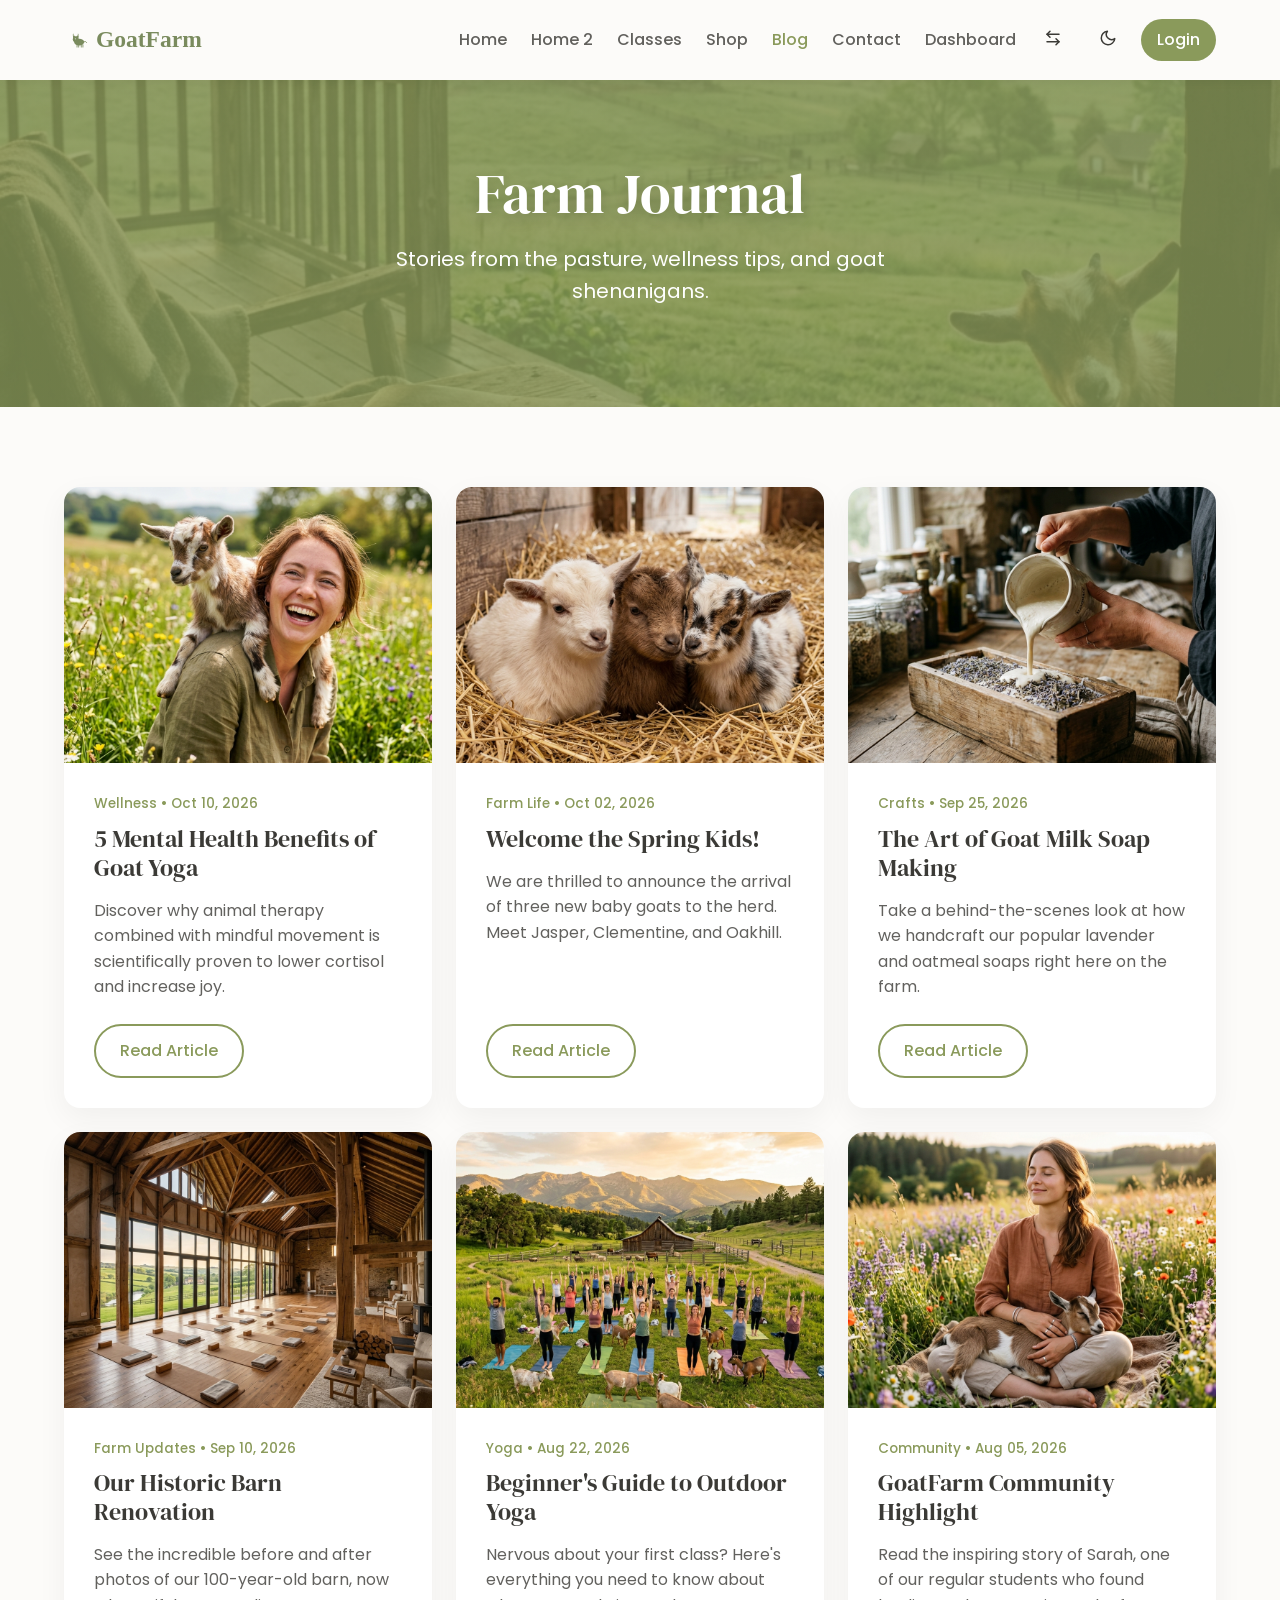
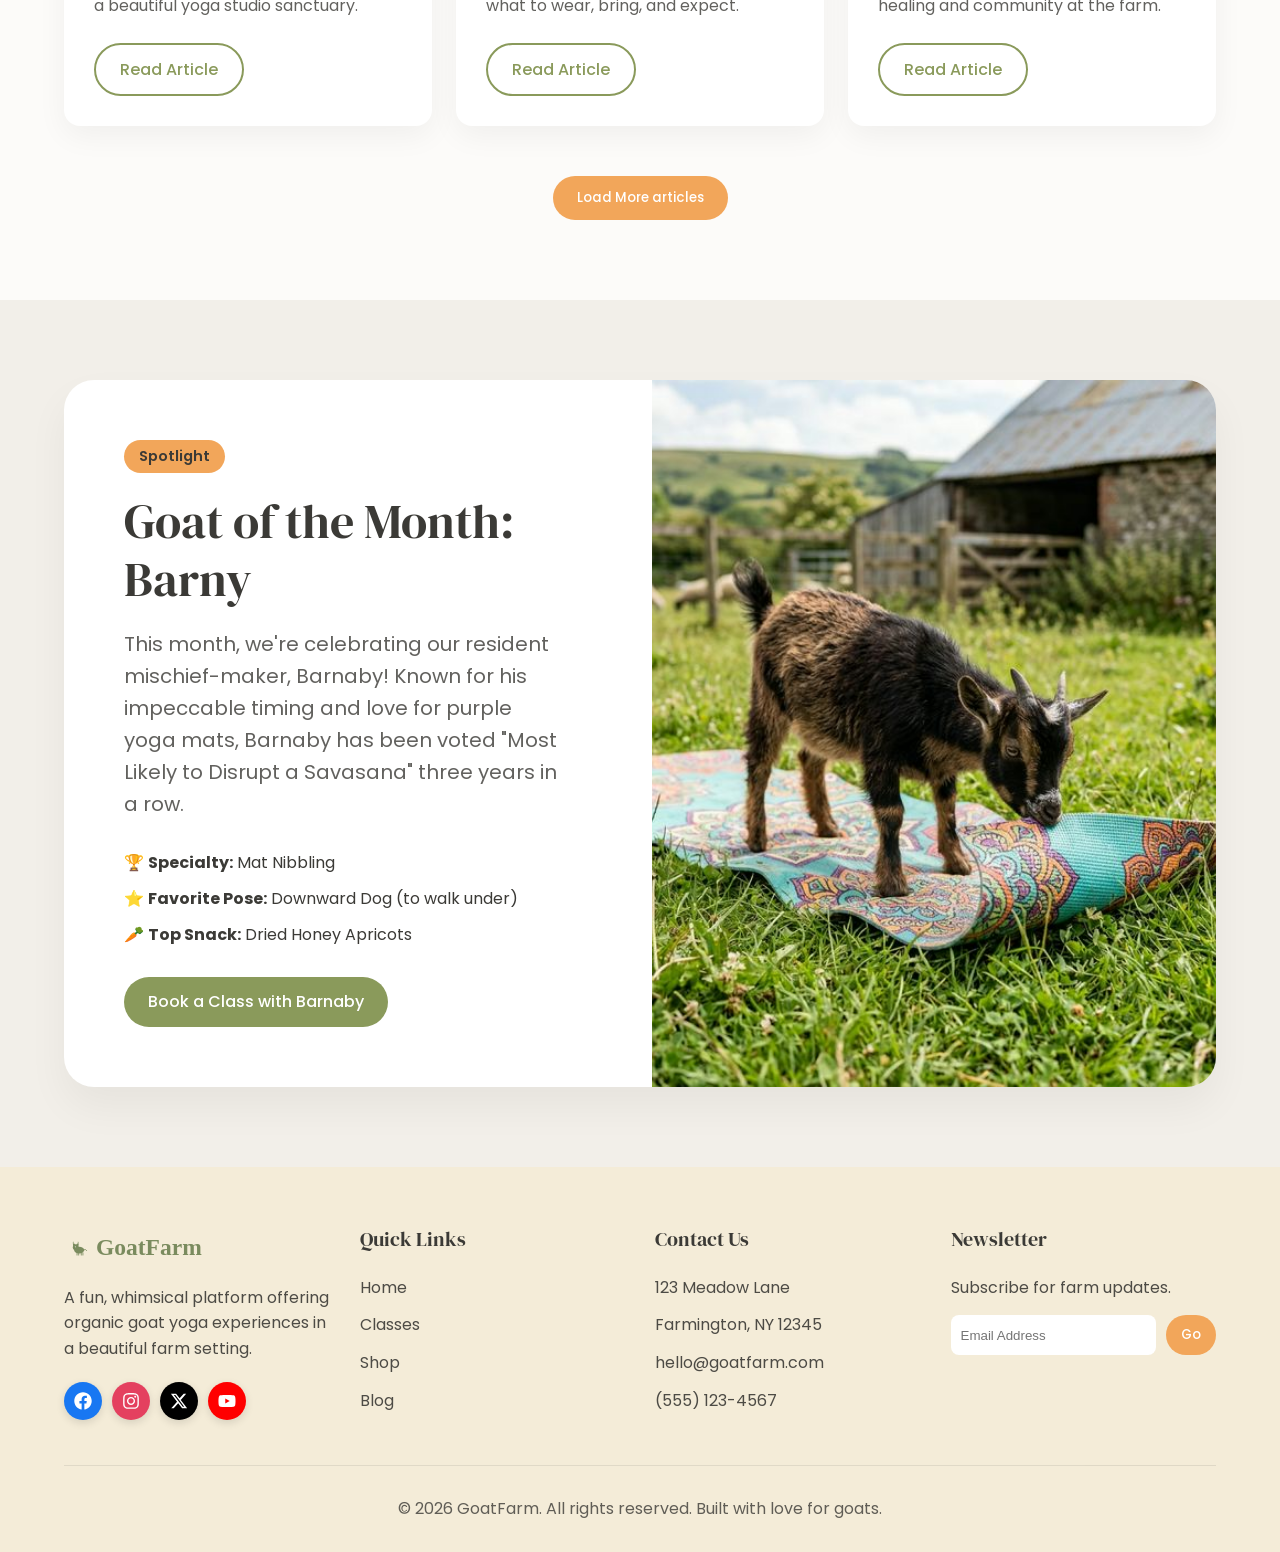
<file: blog.html>
<!DOCTYPE html>
<html lang="en">

<head>
    <meta charset="UTF-8">
    <meta name="viewport" content="width=device-width, initial-scale=1.0">
    <title>Farm Blog | GoatFarm</title>
    <link
        href="https://fonts.googleapis.com/css2?family=DM+Serif+Display&family=Poppins:wght@300;400;500;600&display=swap"
        rel="stylesheet">
    <link rel="stylesheet" href="assets/css/style.css">
    <link rel="icon" type="image/svg+xml" href="assets/images/favicon.svg">
    <style>
        .page-header {
            background: var(--primary);
            color: white;
            padding: 120px 0 60px;
            text-align: center;
        }

        .blog-card {
            text-align: left;
        }

        .blog-card .card-body {
            align-items: flex-start;
            text-align: left;
        }

        .blog-meta {
            font-size: 0.85rem;
            color: var(--primary);
            font-weight: 500;
            margin-bottom: 10px;
        }

        @media (min-width: 768px) and (max-width: 1024px) {
            #main-blog-grid {
                grid-template-columns: repeat(2, 1fr) !important;
            }
        }
    </style>
</head>

<body>

    <!-- Header / Navbar -->
    <header class="navbar">
        <div class="container nav-container">
            <a href="index.html" class="logo"><img src="assets/images/logo.svg" alt="GoatFarm"></a>
            <div class="nav-menu-wrapper"
                style="display:flex; justify-content: space-between; align-items: center; width:100%">

                <ul class="nav-menu" style="margin-left: auto; margin-right: 20px;">
                    <li class="nav-item"><a href="index.html">Home</a></li>
                    <li class="nav-item"><a href="index-2.html">Home 2</a></li>
                    <li class="nav-item"><a href="classes.html">Classes</a></li>
                    <li class="nav-item"><a href="shop.html">Shop</a></li>
                    <li class="nav-item"><a href="blog.html" class="active">Blog</a></li>
                    <li class="nav-item"><a href="contact.html">Contact</a></li>
                    <li class="nav-item"><a href="dashboard.html">Dashboard</a></li>
                </ul>
                <div class="nav-actions">
                    <button class="rtl-toggle theme-toggle" title="Toggle RTL" style="margin-right: 5px;">
                        <svg viewBox="0 0 24 24" width="18" height="18" fill="none" stroke="currentColor"
                            stroke-width="2" stroke-linecap="round" stroke-linejoin="round">
                            <path d="M8 3 4 7l4 4"></path>
                            <path d="M4 7h16"></path>
                            <path d="m16 21 4-4-4-4"></path>
                            <path d="M20 17H4"></path>
                        </svg>
                    </button>
                    <button class="theme-toggle">
                        <svg viewBox="0 0 24 24" width="18" height="18" fill="none" stroke="currentColor"
                            stroke-width="2" stroke-linecap="round" stroke-linejoin="round">
                            <path d="M21 12.79A9 9 0 1 1 11.21 3 7 7 0 0 0 21 12.79z"></path>
                        </svg>
                    </button>
                    <a href="login.html" class="btn btn-primary" style="padding: 8px 16px;">Login</a>
                </div>
            </div>
            <button class="hamburger">
                <span></span><span></span><span></span>
            </button>
        </div>
    </header>

    <div class="page-header"
        style="background: linear-gradient(rgba(138, 154, 91, 0.8), rgba(138, 154, 91, 0.8)), url('assets/images/blog-header.png'); background-size: cover; background-position: center; padding: 160px 0 100px;">
        <div class="container">
            <h1 class="animate-up" style="color: white; text-shadow: 0 5px 15px rgba(0,0,0,0.2);">Farm Journal</h1>
            <p class="animate-up delay-1"
                style="color: white; opacity: 1; max-width: 600px; margin: 0 auto; font-size: 1.25rem;">Stories from the
                pasture, wellness tips, and goat shenanigans.</p>
        </div>
    </div>

    <!-- Blog Section -->
    <section class="section">
        <div class="container">

            <div class="grid grid-3" id="main-blog-grid">
                <!-- Post 1 -->
                <div class="card blog-card">
                    <div class="card-img-wrapper"><img src="assets/images/mental-health.png" alt="Goat Yoga Benefits"
                            class="card-img"></div>
                    <div class="card-body" style="padding: 30px;">
                        <span class="blog-meta">Wellness • Oct 10, 2026</span>
                        <h3 class="card-title" style="margin-bottom: 15px; font-size: 1.5rem;">5 Mental Health Benefits
                            of Goat Yoga</h3>
                        <p class="card-text">Discover why animal therapy combined with mindful movement is
                            scientifically proven to lower cortisol and increase joy.</p>
                        <a href="#" class="btn btn-outline" style="align-self: flex-start; margin-top: auto;">Read
                            Article</a>
                    </div>
                </div>

                <!-- Post 2 -->
                <div class="card blog-card">
                    <div class="card-img-wrapper"><img src="assets/images/new-baby-goats.png" alt="Baby Goats"
                            class="card-img">
                    </div>
                    <div class="card-body" style="padding: 30px;">
                        <span class="blog-meta">Farm Life • Oct 02, 2026</span>
                        <h3 class="card-title" style="margin-bottom: 15px; font-size: 1.5rem;">Welcome the Spring Kids!
                        </h3>
                        <p class="card-text">We are thrilled to announce the arrival of three new baby goats to the
                            herd. Meet Jasper, Clementine, and Oakhill.</p>
                        <a href="#" class="btn btn-outline" style="align-self: flex-start; margin-top: auto;">Read
                            Article</a>
                    </div>
                </div>

                <!-- Post 3 -->
                <div class="card blog-card">
                    <div class="card-img-wrapper"><img src="assets/images/soap-making.png" alt="Soap Making"
                            class="card-img"></div>
                    <div class="card-body" style="padding: 30px;">
                        <span class="blog-meta">Crafts • Sep 25, 2026</span>
                        <h3 class="card-title" style="margin-bottom: 15px; font-size: 1.5rem;">The Art of Goat Milk Soap
                            Making</h3>
                        <p class="card-text">Take a behind-the-scenes look at how we handcraft our popular lavender and
                            oatmeal soaps right here on the farm.</p>
                        <a href="#" class="btn btn-outline" style="align-self: flex-start; margin-top: auto;">Read
                            Article</a>
                    </div>
                </div>

                <!-- Post 4 -->
                <div class="card blog-card">
                    <div class="card-img-wrapper"><img src="assets/images/blog-renovation.png" alt="Barn renovation"
                            class="card-img"></div>
                    <div class="card-body" style="padding: 30px;">
                        <span class="blog-meta">Farm Updates • Sep 10, 2026</span>
                        <h3 class="card-title" style="margin-bottom: 15px; font-size: 1.5rem;">Our Historic Barn
                            Renovation</h3>
                        <p class="card-text">See the incredible before and after photos of our 100-year-old barn, now a
                            beautiful yoga studio sanctuary.</p>
                        <a href="#" class="btn btn-outline" style="align-self: flex-start; margin-top: auto;">Read
                            Article</a>
                    </div>
                </div>

                <!-- Post 5 -->
                <div class="card blog-card">
                    <div class="card-img-wrapper"><img src="assets/images/meadow-vinyasa-wide.png" alt="Beginners Guide"
                            class="card-img"></div>
                    <div class="card-body" style="padding: 30px;">
                        <span class="blog-meta">Yoga • Aug 22, 2026</span>
                        <h3 class="card-title" style="margin-bottom: 15px; font-size: 1.5rem;">Beginner's Guide to
                            Outdoor Yoga</h3>
                        <p class="card-text">Nervous about your first class? Here's everything you need to know about
                            what to wear, bring, and expect.</p>
                        <a href="#" class="btn btn-outline" style="align-self: flex-start; margin-top: auto;">Read
                            Article</a>
                    </div>
                </div>

                <!-- Post 6 -->
                <div class="card blog-card">
                    <div class="card-img-wrapper"><img src="assets/images/community-highlight.png" alt="Community"
                            class="card-img"></div>
                    <div class="card-body" style="padding: 30px;">
                        <span class="blog-meta">Community • Aug 05, 2026</span>
                        <h3 class="card-title" style="margin-bottom: 15px; font-size: 1.5rem;">GoatFarm Community
                            Highlight</h3>
                        <p class="card-text">Read the inspiring story of Sarah, one of our regular students who found
                            healing and community at the farm.</p>
                        <a href="#" class="btn btn-outline" style="align-self: flex-start; margin-top: auto;">Read
                            Article</a>
                    </div>
                </div>
            </div>

            <div class="text-center" style="margin-top: 50px; text-align: center;">
                <button class="btn btn-secondary">Load More articles</button>
            </div>
        </div>
    </section>

    <!-- Goat of the Month (New Section) -->
    <section class="section" style="background-color: var(--bg-secondary); overflow: hidden;">
        <div class="container">
            <div class="grid grid-2"
                style="align-items: center; background: var(--card-bg); border-radius: 30px; padding: 0; box-shadow: 0 20px 40px rgba(0,0,0,0.05); overflow: hidden;">
                <div style="padding: 60px;">
                    <span
                        style="background: var(--accent); color: var(--text-dark); padding: 5px 15px; border-radius: 20px; font-weight: 600; font-size: 0.9rem; margin-bottom: 20px; display: inline-block;">Spotlight</span>
                    <h2 style="font-size: 3rem; margin-bottom: 20px;">Goat of the Month: Barny</h2>
                    <p style="font-size: 1.25rem; opacity: 0.8; margin-bottom: 30px;">This month, we're celebrating our
                        resident mischief-maker, Barnaby! Known for his impeccable timing and love for purple yoga mats,
                        Barnaby has been voted "Most Likely to Disrupt a Savasana" three years in a row.</p>
                    <ul style="margin-bottom: 30px; list-style: none;">
                        <li style="margin-bottom: 10px;">🏆 <strong>Specialty:</strong> Mat Nibbling</li>
                        <li style="margin-bottom: 10px;">⭐ <strong>Favorite Pose:</strong> Downward Dog (to walk under)
                        </li>
                        <li>🥕 <strong>Top Snack:</strong> Dried Honey Apricots</li>
                    </ul>
                    <a href="classes.html" class="btn btn-primary">Book a Class with Barnaby</a>
                </div>
                <div style="height: 100%; min-height: 500px;">
                    <img src="assets/images/barnaby.png" alt="Barnaby"
                        style="width: 100%; height: 100%; object-fit: cover;">
                </div>
            </div>
        </div>
    </section>
    <footer class="footer">
        <div class="container">
            <div class="footer-grid">
                <div class="footer-col" style="text-align: left;">
                    <div style="margin-bottom: 1rem;"><img src="assets/images/logo.svg" alt="GoatFarm"></div>
                    <p>A fun, whimsical platform offering organic goat yoga experiences in a beautiful farm setting.</p>

                    <!-- ✅ Social Links added here -->
                    <div style="display: flex; gap: 10px; margin-top: 1.25rem;">
                        <a href="#" class="footer-social-link facebook" title="Facebook" aria-label="Facebook">
                            <svg xmlns="http://www.w3.org/2000/svg" viewBox="0 0 512 512" width="18" height="18"
                                fill="currentColor">
                                <path
                                    d="M504 256C504 119 393 8 256 8S8 119 8 256c0 123.78 90.69 226.38 209.25 245V327.69h-63V256h63v-54.64c0-62.15 37-96.48 93.67-96.48 27.14 0 55.52 4.84 55.52 4.84v61h-31.28c-30.8 0-40.41 19.12-40.41 38.73V256h68.78l-11 71.69h-57.78V501C413.31 482.38 504 379.78 504 256z" />
                            </svg>
                        </a>
                        <a href="#" class="footer-social-link instagram" title="Instagram" aria-label="Instagram">
                            <svg xmlns="http://www.w3.org/2000/svg" viewBox="0 0 448 512" width="18" height="18"
                                fill="currentColor">
                                <path
                                    d="M224.1 141c-63.6 0-114.9 51.3-114.9 114.9s51.3 114.9 114.9 114.9S339 319.5 339 255.9 287.7 141 224.1 141zm0 189.6c-41.1 0-74.7-33.5-74.7-74.7s33.5-74.7 74.7-74.7 74.7 33.5 74.7 74.7-33.6 74.7-74.7 74.7zm146.4-194.3c0 14.9-12 26.8-26.8 26.8-14.9 0-26.8-12-26.8-26.8s12-26.8 26.8-26.8 26.8 12 26.8 26.8zm76.1 27.2c-1.7-35.9-9.9-67.7-36.2-93.9-26.2-26.2-58-34.4-93.9-36.2-37-2.1-147.9-2.1-184.9 0-35.8 1.7-67.6 9.9-93.9 36.1s-34.4 58-36.2 93.9c-2.1 37-2.1 147.9 0 184.9 1.7 35.9 9.9 67.7 36.2 93.9s58 34.4 93.9 36.2c37 2.1 147.9 2.1 184.9 0 35.9-1.7 67.7-9.9 93.9-36.2 26.2-26.2 34.4-58 36.2-93.9 2.1-37 2.1-147.8 0-184.8zM398.8 388c-7.8 19.6-22.9 34.7-42.6 42.6-29.5 11.7-99.5 9-132.1 9s-102.7 2.6-132.1-9c-19.6-7.8-34.7-22.9-42.6-42.6-11.7-29.5-9-99.5-9-132.1s-2.6-102.7 9-132.1c7.8-19.6 22.9-34.7 42.6-42.6 29.5-11.7 99.5-9 132.1-9s102.7-2.6 132.1 9c19.6 7.8 34.7 22.9 42.6 42.6 11.7 29.5 9 99.5 9 132.1s2.7 102.7-9 132.1z" />
                            </svg>
                        </a>
                        <a href="#" class="footer-social-link twitter" title="X (Twitter)" aria-label="X (Twitter)">
                            <svg xmlns="http://www.w3.org/2000/svg" viewBox="0 0 512 512" width="18" height="18"
                                fill="currentColor">
                                <path
                                    d="M389.2 48h70.6L305.6 224.2 487 464H345L233.7 318.6 106.5 464H35.8L200.7 275.5 26.8 48H172.4L272.9 180.9 389.2 48zM364.4 421.8h39.1L151.1 88h-42L364.4 421.8z" />
                            </svg>
                        </a>
                        <a href="#" class="footer-social-link youtube" title="YouTube" aria-label="YouTube">
                            <svg xmlns="http://www.w3.org/2000/svg" viewBox="0 0 576 512" width="18" height="18"
                                fill="currentColor">
                                <path
                                    d="M549.655 124.083c-6.281-23.65-24.787-42.276-48.284-48.597C458.781 64 288 64 288 64S117.22 64 74.629 75.486c-23.497 6.322-42.003 24.947-48.284 48.597-11.412 42.867-11.412 132.305-11.412 132.305s0 89.438 11.412 132.305c6.281 23.65 24.787 41.5 48.284 47.821C117.22 448 288 448 288 448s170.78 0 213.371-11.486c23.497-6.321 42.003-24.171 48.284-47.821 11.412-42.867 11.412-132.305 11.412-132.305s0-89.438-11.412-132.305zm-317.51 213.508V175.185l142.739 81.205-142.739 81.201z" />
                            </svg>
                        </a>
                    </div>
                </div>

                <div class="footer-col" style="text-align: left;">
                    <h4>Quick Links</h4>
                    <ul class="footer-links">
                        <li><a href="index.html">Home</a></li>
                        <li><a href="classes.html">Classes</a></li>
                        <li><a href="shop.html">Shop</a></li>
                        <li><a href="blog.html">Blog</a></li>
                    </ul>
                </div>

                <div class="footer-col" style="text-align: left;">
                    <h4>Contact Us</h4>
                    <ul class="footer-links">
                        <li>123 Meadow Lane</li>
                        <li>Farmington, NY 12345</li>
                        <li><a href="mailto:hello@goatfarm.com">hello@goatfarm.com</a></li>
                        <li><a href="tel:+15551234567">(555) 123-4567</a></li>
                    </ul>
                </div>

                <div class="footer-col" style="text-align: left;">
                    <h4>Newsletter</h4>
                    <p style="margin-bottom: 15px;">Subscribe for farm updates.</p>
                    <form style="display: flex; gap: 10px;">
                        <input type="email" placeholder="Email Address"
                            style="padding: 10px; border-radius: 8px; border: none; flex-grow: 1;">
                        <button type="submit" class="btn btn-secondary" style="padding: 10px 15px;">Go</button>
                    </form>
                </div>
            </div>

            <div class="footer-bottom">
                &copy; 2026 GoatFarm. All rights reserved. Built with love for goats.
            </div>
        </div>
    </footer>
    <button class="back-to-top" title="Back to Top">↑</button>

    <script src="assets/js/main.js"></script>
</body>

</html>
</file>
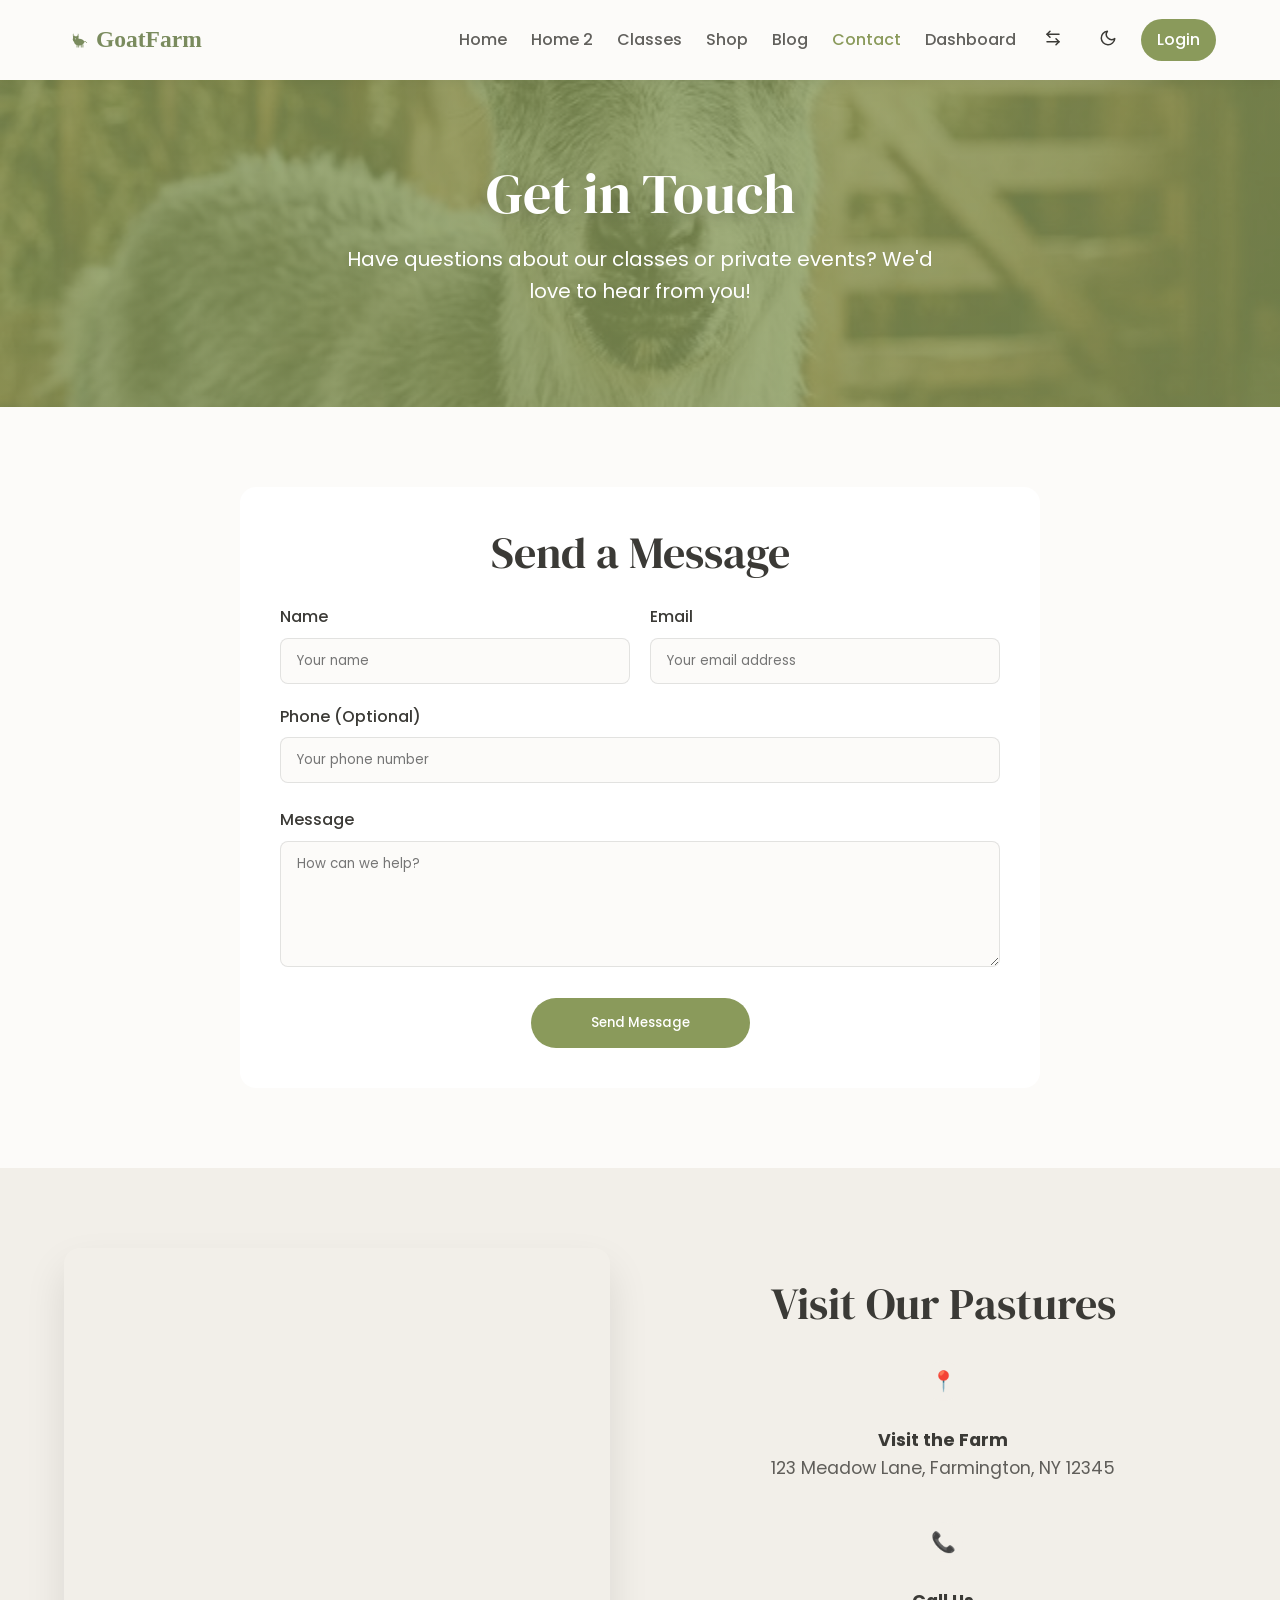
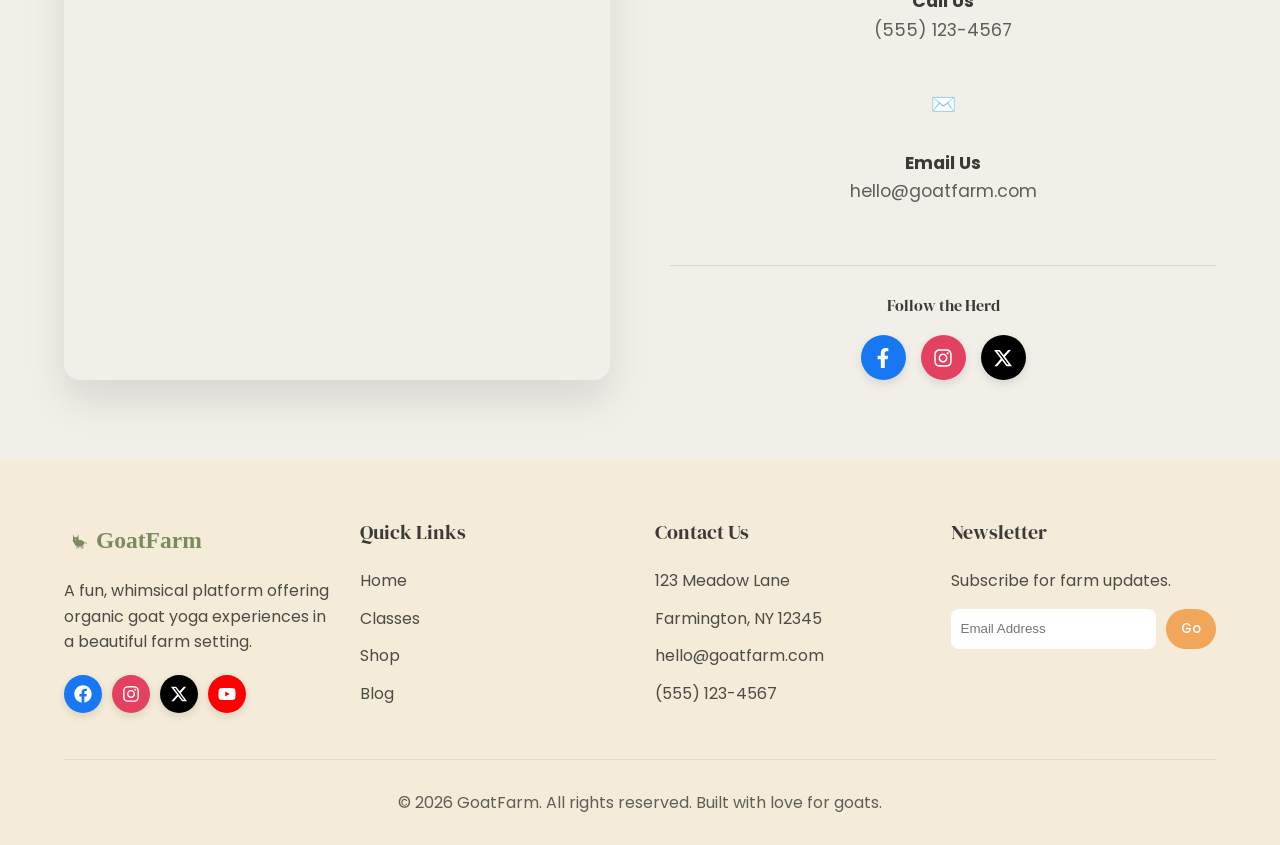
<file: contact.html>
<!DOCTYPE html>
<html lang="en">

<head>
    <meta charset="UTF-8">
    <meta name="viewport" content="width=device-width, initial-scale=1.0">
    <title>Contact | GoatFarm</title>
    <link
        href="https://fonts.googleapis.com/css2?family=DM+Serif+Display&family=Poppins:wght@300;400;500;600&display=swap"
        rel="stylesheet">
    <link rel="stylesheet" href="assets/css/style.css">
    <link rel="icon" type="image/svg+xml" href="assets/images/favicon.svg">
    <style>
        .page-header {
            background: var(--primary);
            color: white;
            padding: 120px 0 60px;
            text-align: center;
        }

        .map-container {
            width: 100%;
            height: 100%;
            min-height: 400px;
            border-radius: var(--border-radius);
            overflow: hidden;
        }

        .map-container iframe {
            width: 100%;
            height: 100%;
            border: none;
        }

        .contact-info {
            margin-top: 30px;
        }

        .contact-info-item {
            display: flex;
            align-items: center;
            gap: 15px;
            margin-bottom: 20px;
            font-size: 1.1rem;
        }

        .contact-icon {
            background: var(--bg-secondary);
            color: var(--primary);
            width: 40px;
            height: 40px;
            border-radius: 50%;
            display: flex;
            align-items: center;
            justify-content: center;
            font-size: 1.25rem;
        }

        @media (max-width: 768px) {
            .contact-info-item {
                flex-direction: column;
                text-align: center;
            }
        }

        /* Branding Social Icons Hover Effects */
        .social-link {
            transition: all 0.3s cubic-bezier(0.175, 0.885, 0.32, 1.275) !important;
            display: flex;
            align-items: center;
            justify-content: center;
            width: 45px;
            height: 45px;
            border-radius: 50%;
            color: white;
            text-decoration: none;
            box-shadow: 0 4px 10px rgba(0, 0, 0, 0.1);
        }

        .social-link:hover {
            transform: translateY(-5px) scale(1.1);
            filter: brightness(1.1);
            box-shadow: 0 10px 20px rgba(0, 0, 0, 0.15);
        }

        .social-link svg {
            width: 20px;
            height: 20px;
            fill: currentColor;
        }

        .social-link.facebook {
            background: #1877F2;
        }

        .social-link.instagram {
            background: #E4405F;
        }

        .social-link.twitter {
            background: #000000;
        }
    </style>
</head>

<body>

    <!-- Header / Navbar -->
    <header class="navbar">
        <div class="container nav-container">
            <a href="index.html" class="logo"><img src="assets/images/logo.svg" alt="GoatFarm"></a>
            <div class="nav-menu-wrapper"
                style="display:flex; justify-content: space-between; align-items: center; width:100%">

                <ul class="nav-menu" style="margin-left: auto; margin-right: 20px;">
                    <li class="nav-item"><a href="index.html">Home</a></li>
                    <li class="nav-item"><a href="index-2.html">Home 2</a></li>
                    <li class="nav-item"><a href="classes.html">Classes</a></li>
                    <li class="nav-item"><a href="shop.html">Shop</a></li>
                    <li class="nav-item"><a href="blog.html">Blog</a></li>
                    <li class="nav-item"><a href="contact.html" class="active">Contact</a></li>
                    <li class="nav-item"><a href="dashboard.html">Dashboard</a></li>
                </ul>
                <div class="nav-actions">
                    <button class="rtl-toggle theme-toggle" title="Toggle RTL" style="margin-right: 5px;">
                        <svg viewBox="0 0 24 24" width="18" height="18" fill="none" stroke="currentColor"
                            stroke-width="2" stroke-linecap="round" stroke-linejoin="round">
                            <path d="M8 3 4 7l4 4"></path>
                            <path d="M4 7h16"></path>
                            <path d="m16 21 4-4-4-4"></path>
                            <path d="M20 17H4"></path>
                        </svg>
                    </button>
                    <button class="theme-toggle">
                        <svg viewBox="0 0 24 24" width="18" height="18" fill="none" stroke="currentColor"
                            stroke-width="2" stroke-linecap="round" stroke-linejoin="round">
                            <path d="M21 12.79A9 9 0 1 1 11.21 3 7 7 0 0 0 21 12.79z"></path>
                        </svg>
                    </button>
                    <a href="login.html" class="btn btn-primary" style="padding: 8px 16px;">Login</a>
                </div>
            </div>
            <button class="hamburger">
                <span></span><span></span><span></span>
            </button>
        </div>
    </header>

    <div class="page-header"
        style="background: linear-gradient(rgba(138, 154, 91, 0.8), rgba(138, 154, 91, 0.8)), url('assets/images/luna.png'); background-size: cover; background-position: center; padding: 160px 0 100px;">
        <div class="container">
            <h1 class="animate-up" style="color: white; text-shadow: 0 5px 15px rgba(0,0,0,0.2);">Get in Touch</h1>
            <p class="animate-up delay-1"
                style="color: white; opacity: 1; max-width: 600px; margin: 0 auto; font-size: 1.25rem;">Have questions
                about our classes or private events? We'd love to hear from you!</p>
        </div>
    </div>

    <!-- Contact Form Section -->
    <section class="section">
        <div class="container">
            <div class="contact-form" style="max-width: 800px; margin: 0 auto;">
                <h2 style="margin-bottom: 24px; text-align: center;">Send a Message</h2>
                <form id="contactForm" style="display: flex; flex-direction: column; align-items: center;">
                    <div class="grid grid-2" style="width: 100%; gap: 20px; margin-bottom: 20px;">
                        <div class="form-group" style="margin-bottom: 0;">
                            <label class="form-label">Name</label>
                            <input type="text" class="form-input" placeholder="Your name" required>
                        </div>
                        <div class="form-group" style="margin-bottom: 0;">
                            <label class="form-label">Email</label>
                            <input type="email" class="form-input" placeholder="Your email address" required>
                        </div>
                    </div>
                    <div class="form-group" style="width: 100%;">
                        <label class="form-label">Phone (Optional)</label>
                        <input type="tel" class="form-input" placeholder="Your phone number">
                    </div>
                    <div class="form-group" style="width: 100%;">
                        <label class="form-label">Message</label>
                        <textarea class="form-input" rows="5" placeholder="How can we help?" required
                            style="resize: vertical;"></textarea>
                    </div>
                    <button type="submit" class="btn btn-primary" style="width: auto; padding: 15px 60px;">Send
                        Message</button>
                </form>
            </div>
        </div>
    </section>

    <!-- Map & Info Section -->
    <section class="section" style="background-color: var(--bg-secondary);">
        <div class="container">
            <div class="grid grid-2" style="align-items: center; gap: 60px;">
                <div class="map-container" style="box-shadow: 0 20px 40px rgba(0,0,0,0.1);">
                    <iframe
                        src="https://www.google.com/maps/embed?pb=!1m18!1m12!1m3!1d46939.99849544975!2d-77.34757271871221!3d42.98065099516641!2m3!1f0!2f0!3f0!3m2!1i1024!2i768!4f13.1!3m3!1m2!1s0x89d1349f7baaaab1%3A0x9566378e9f3bde4c!2sFarmington%2C%20NY%2C%20USA!5e0!3m2!1sen!2s!4v1700000000000!5m2!1sen!2s"
                        width="100%" height="400" style="border:0;" allowfullscreen="" loading="lazy"
                        referrerpolicy="no-referrer-when-downgrade"></iframe>
                </div>

                <div class="contact-info"
                    style="text-align: center; display: flex; flex-direction: column; align-items: center;">
                    <h2 style="margin-bottom: 30px;">Visit Our Pastures</h2>

                    <div style="display: flex; flex-direction: column; gap: 20px; width: 100%; align-items: center;">
                        <div class="contact-info-item" style="flex-direction: column;">
                            <div class="contact-icon" style="margin: 0 auto 10px;">📍</div>
                            <div>
                                <strong>Visit the Farm</strong><br>
                                <span style="opacity: 0.8;">123 Meadow Lane, Farmington, NY 12345</span>
                            </div>
                        </div>

                        <div class="contact-info-item" style="flex-direction: column;">
                            <div class="contact-icon" style="margin: 0 auto 10px;">📞</div>
                            <div>
                                <strong>Call Us</strong><br>
                                <span style="opacity: 0.8;">(555) 123-4567</span>
                            </div>
                        </div>

                        <div class="contact-info-item" style="flex-direction: column;">
                            <div class="contact-icon" style="margin: 0 auto 10px;">✉️</div>
                            <div>
                                <strong>Email Us</strong><br>
                                <span style="opacity: 0.8;">hello@goatfarm.com</span>
                            </div>
                        </div>
                    </div>

                    <div
                        style="margin-top: 40px; border-top: 1px solid rgba(0,0,0,0.1); padding-top: 30px; width: 100%; display: flex; flex-direction: column; align-items: center;">
                        <h4 style="margin-bottom: 20px;">Follow the Herd</h4>
                        <div style="display: flex; gap: 15px; justify-content: center;">
                            <a href="#" class="social-link facebook" title="Facebook">
                                <svg xmlns="http://www.w3.org/2000/svg" viewBox="0 0 320 512">
                                    <path
                                        d="M279.14 288l14.22-92.66h-88.91v-60.13c0-25.35 12.42-50.06 52.24-50.06h40.42V6.26S260.43 0 225.36 0c-73.22 0-121.08 44.38-121.08 124.72v70.62H22.89V288h81.39v224h100.17V288z" />
                                </svg>
                            </a>
                            <a href="#" class="social-link instagram" title="Instagram">
                                <svg xmlns="http://www.w3.org/2000/svg" viewBox="0 0 448 512">
                                    <path
                                        d="M224.1 141c-63.6 0-114.9 51.3-114.9 114.9s51.3 114.9 114.9 114.9S339 319.5 339 255.9 287.7 141 224.1 141zm0 189.6c-41.1 0-74.7-33.5-74.7-74.7s33.5-74.7 74.7-74.7 74.7 33.5 74.7 74.7-33.6 74.7-74.7 74.7zm146.4-194.3c0 14.9-12 26.8-26.8 26.8-14.9 0-26.8-12-26.8-26.8s12-26.8 26.8-26.8 26.8 12 26.8 26.8zm76.1 27.2c-1.7-35.9-9.9-67.7-36.2-93.9-26.2-26.2-58-34.4-93.9-36.2-37-2.1-147.9-2.1-184.9 0-35.8 1.7-67.6 9.9-93.9 36.1s-34.4 58-36.2 93.9c-2.1 37-2.1 147.9 0 184.9 1.7 35.9 9.9 67.7 36.2 93.9s58 34.4 93.9 36.2c37 2.1 147.9 2.1 184.9 0 35.9-1.7 67.7-9.9 93.9-36.2 26.2-26.2 34.4-58 36.2-93.9 2.1-37 2.1-147.8 0-184.8zM398.8 388c-7.8 19.6-22.9 34.7-42.6 42.6-29.5 11.7-99.5 9-132.1 9s-102.7 2.6-132.1-9c-19.6-7.8-34.7-22.9-42.6-42.6-11.7-29.5-9-99.5-9-132.1s-2.6-102.7 9-132.1c7.8-19.6 22.9-34.7 42.6-42.6 29.5-11.7 99.5-9 132.1-9s102.7-2.6 132.1 9c19.6 7.8 34.7 22.9 42.6 42.6 11.7 29.5 9 99.5 9 132.1s2.7 102.7-9 132.1z" />
                                </svg>
                            </a>
                            <a href="#" class="social-link twitter" title="X (Twitter)">
                                <svg xmlns="http://www.w3.org/2000/svg" viewBox="0 0 512 512">
                                    <path
                                        d="M389.2 48h70.6L305.6 224.2 487 464H345L233.7 318.6 106.5 464H35.8L200.7 275.5 26.8 48H172.4L272.9 180.9 389.2 48zM364.4 421.8h39.1L151.1 88h-42L364.4 421.8z" />
                                </svg>
                            </a>
                        </div>
                    </div>
                </div>
            </div>
        </div>
    </section>
    <footer class="footer">
        <div class="container">
            <div class="footer-grid">
                <div class="footer-col" style="text-align: left;">
                    <div style="margin-bottom: 1rem;"><img src="assets/images/logo.svg" alt="GoatFarm"></div>
                    <p>A fun, whimsical platform offering organic goat yoga experiences in a beautiful farm setting.</p>

                    <!-- ✅ Social Links added here -->
                    <div style="display: flex; gap: 10px; margin-top: 1.25rem;">
                        <a href="#" class="footer-social-link facebook" title="Facebook" aria-label="Facebook">
                            <svg xmlns="http://www.w3.org/2000/svg" viewBox="0 0 512 512" width="18" height="18"
                                fill="currentColor">
                                <path
                                    d="M504 256C504 119 393 8 256 8S8 119 8 256c0 123.78 90.69 226.38 209.25 245V327.69h-63V256h63v-54.64c0-62.15 37-96.48 93.67-96.48 27.14 0 55.52 4.84 55.52 4.84v61h-31.28c-30.8 0-40.41 19.12-40.41 38.73V256h68.78l-11 71.69h-57.78V501C413.31 482.38 504 379.78 504 256z" />
                            </svg>
                        </a>
                        <a href="#" class="footer-social-link instagram" title="Instagram" aria-label="Instagram">
                            <svg xmlns="http://www.w3.org/2000/svg" viewBox="0 0 448 512" width="18" height="18"
                                fill="currentColor">
                                <path
                                    d="M224.1 141c-63.6 0-114.9 51.3-114.9 114.9s51.3 114.9 114.9 114.9S339 319.5 339 255.9 287.7 141 224.1 141zm0 189.6c-41.1 0-74.7-33.5-74.7-74.7s33.5-74.7 74.7-74.7 74.7 33.5 74.7 74.7-33.6 74.7-74.7 74.7zm146.4-194.3c0 14.9-12 26.8-26.8 26.8-14.9 0-26.8-12-26.8-26.8s12-26.8 26.8-26.8 26.8 12 26.8 26.8zm76.1 27.2c-1.7-35.9-9.9-67.7-36.2-93.9-26.2-26.2-58-34.4-93.9-36.2-37-2.1-147.9-2.1-184.9 0-35.8 1.7-67.6 9.9-93.9 36.1s-34.4 58-36.2 93.9c-2.1 37-2.1 147.9 0 184.9 1.7 35.9 9.9 67.7 36.2 93.9s58 34.4 93.9 36.2c37 2.1 147.9 2.1 184.9 0 35.9-1.7 67.7-9.9 93.9-36.2 26.2-26.2 34.4-58 36.2-93.9 2.1-37 2.1-147.8 0-184.8zM398.8 388c-7.8 19.6-22.9 34.7-42.6 42.6-29.5 11.7-99.5 9-132.1 9s-102.7 2.6-132.1-9c-19.6-7.8-34.7-22.9-42.6-42.6-11.7-29.5-9-99.5-9-132.1s-2.6-102.7 9-132.1c7.8-19.6 22.9-34.7 42.6-42.6 29.5-11.7 99.5-9 132.1-9s102.7-2.6 132.1 9c19.6 7.8 34.7 22.9 42.6 42.6 11.7 29.5 9 99.5 9 132.1s2.7 102.7-9 132.1z" />
                            </svg>
                        </a>
                        <a href="#" class="footer-social-link twitter" title="X (Twitter)" aria-label="X (Twitter)">
                            <svg xmlns="http://www.w3.org/2000/svg" viewBox="0 0 512 512" width="18" height="18"
                                fill="currentColor">
                                <path
                                    d="M389.2 48h70.6L305.6 224.2 487 464H345L233.7 318.6 106.5 464H35.8L200.7 275.5 26.8 48H172.4L272.9 180.9 389.2 48zM364.4 421.8h39.1L151.1 88h-42L364.4 421.8z" />
                            </svg>
                        </a>
                        <a href="#" class="footer-social-link youtube" title="YouTube" aria-label="YouTube">
                            <svg xmlns="http://www.w3.org/2000/svg" viewBox="0 0 576 512" width="18" height="18"
                                fill="currentColor">
                                <path
                                    d="M549.655 124.083c-6.281-23.65-24.787-42.276-48.284-48.597C458.781 64 288 64 288 64S117.22 64 74.629 75.486c-23.497 6.322-42.003 24.947-48.284 48.597-11.412 42.867-11.412 132.305-11.412 132.305s0 89.438 11.412 132.305c6.281 23.65 24.787 41.5 48.284 47.821C117.22 448 288 448 288 448s170.78 0 213.371-11.486c23.497-6.321 42.003-24.171 48.284-47.821 11.412-42.867 11.412-132.305 11.412-132.305s0-89.438-11.412-132.305zm-317.51 213.508V175.185l142.739 81.205-142.739 81.201z" />
                            </svg>
                        </a>
                    </div>
                </div>

                <div class="footer-col" style="text-align: left;">
                    <h4>Quick Links</h4>
                    <ul class="footer-links">
                        <li><a href="index.html">Home</a></li>
                        <li><a href="classes.html">Classes</a></li>
                        <li><a href="shop.html">Shop</a></li>
                        <li><a href="blog.html">Blog</a></li>
                    </ul>
                </div>

                <div class="footer-col" style="text-align: left;">
                    <h4>Contact Us</h4>
                    <ul class="footer-links">
                        <li>123 Meadow Lane</li>
                        <li>Farmington, NY 12345</li>
                        <li><a href="mailto:hello@goatfarm.com">hello@goatfarm.com</a></li>
                        <li><a href="tel:+15551234567">(555) 123-4567</a></li>
                    </ul>
                </div>

                <div class="footer-col" style="text-align: left;">
                    <h4>Newsletter</h4>
                    <p style="margin-bottom: 15px;">Subscribe for farm updates.</p>
                    <form style="display: flex; gap: 10px;">
                        <input type="email" placeholder="Email Address"
                            style="padding: 10px; border-radius: 8px; border: none; flex-grow: 1;">
                        <button type="submit" class="btn btn-secondary" style="padding: 10px 15px;">Go</button>
                    </form>
                </div>
            </div>

            <div class="footer-bottom">
                &copy; 2026 GoatFarm. All rights reserved. Built with love for goats.
            </div>
        </div>
    </footer>
    <button class="back-to-top" title="Back to Top">↑</button>

    <script src="assets/js/main.js"></script>
</body>

</html>
</file>
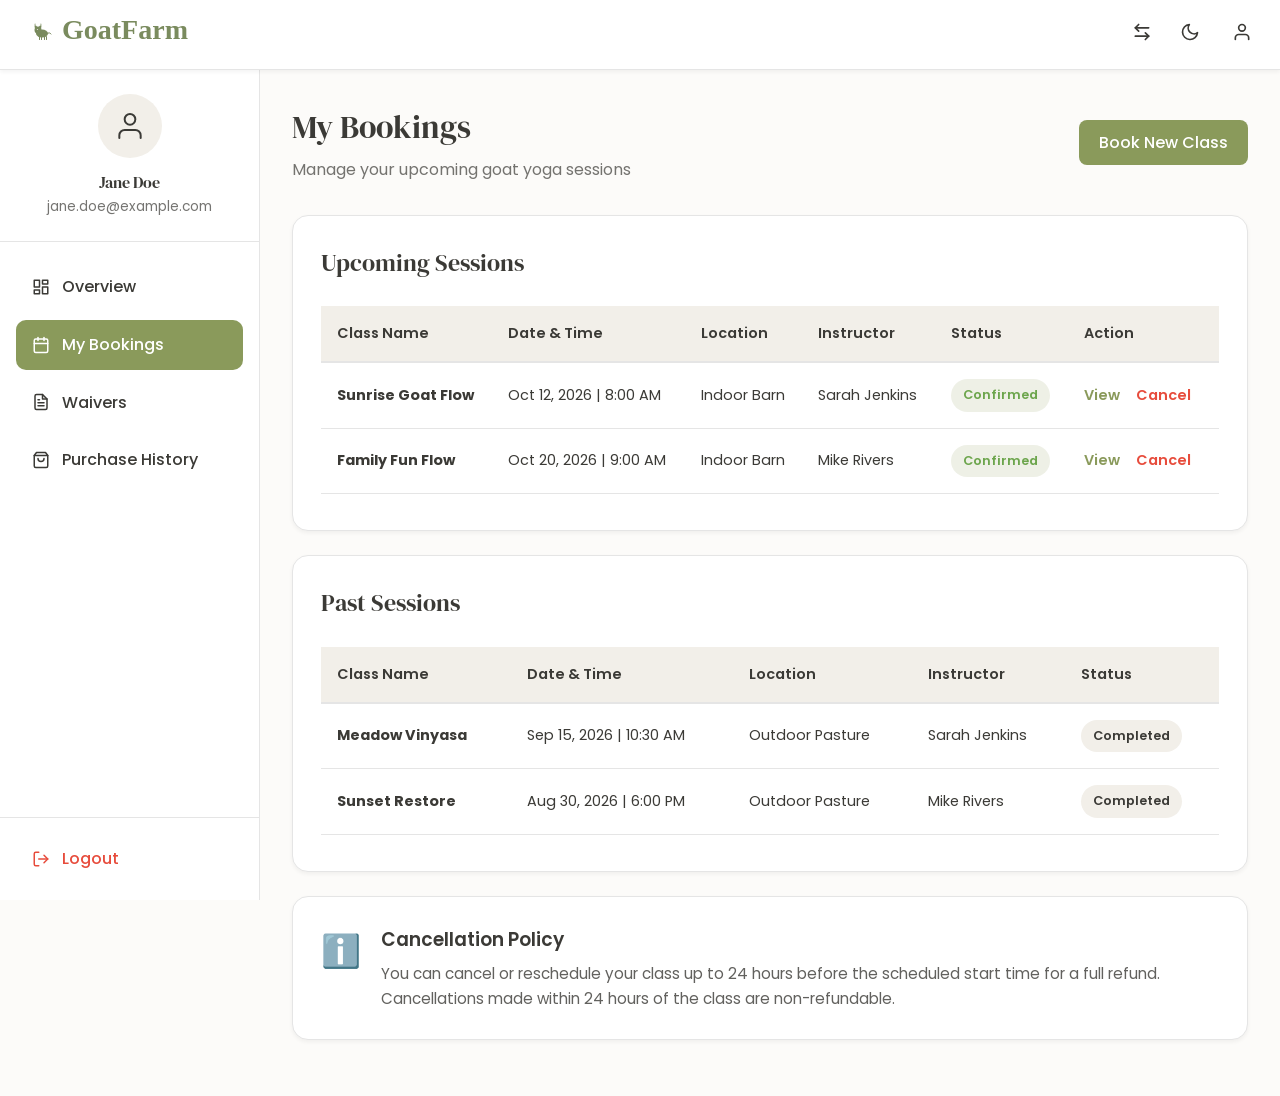
<file: dashboard-bookings.html>
<!DOCTYPE html>
<html lang="en">

<head>
    <meta charset="UTF-8">
    <meta name="viewport" content="width=device-width, initial-scale=1.0">
    <title>My Bookings | GoatFarm</title>
    <link
        href="https://fonts.googleapis.com/css2?family=DM+Serif+Display&family=Poppins:wght@300;400;500;600&display=swap"
        rel="stylesheet">
    <link rel="stylesheet" href="assets/css/dashboard.css">
    <link rel="icon" type="image/svg+xml" href="assets/images/favicon.svg">
</head>

<body>
    <!-- Topbar -->
    <header class="dashboard-topbar">
        <div class="topbar-left">
            <button class="hamburger">
                <span></span><span></span><span></span>
            </button>
            <a href="index.html" class="logo" style="text-decoration: none;"><img src="assets/images/logo.svg"
                    alt="GoatFarm"></a>
        </div>
        <div class="topbar-right">
            <button class="icon-btn rtl-toggle" title="Toggle RTL">
                <svg viewBox="0 0 24 24" width="20" height="20" fill="none" stroke="currentColor" stroke-width="2"
                    stroke-linecap="round" stroke-linejoin="round">
                    <path d="M8 3 4 7l4 4"></path>
                    <path d="M4 7h16"></path>
                    <path d="m16 21 4-4-4-4"></path>
                    <path d="M20 17H4"></path>
                </svg>
            </button>
            <button class="icon-btn theme-toggle" title="Toggle Theme">
                <svg viewBox="0 0 24 24" width="20" height="20" fill="none" stroke="currentColor" stroke-width="2"
                    stroke-linecap="round" stroke-linejoin="round">
                    <path d="M21 12.79A9 9 0 1 1 11.21 3 7 7 0 0 0 21 12.79z"></path>
                </svg>
            </button>
            <button class="icon-btn profile-btn" title="My Profile">
                <svg viewBox="0 0 24 24" width="20" height="20" fill="none" stroke="currentColor" stroke-width="2"
                    stroke-linecap="round" stroke-linejoin="round">
                    <path d="M20 21v-2a4 4 0 0 0-4-4H8a4 4 0 0 0-4 4v2"></path>
                    <circle cx="12" cy="7" r="4"></circle>
                </svg>
            </button>

        </div>
    </header>

    <!-- Sidebar -->
    <aside class="dashboard-sidebar">
        <div class="sidebar-user">
            <div class="sidebar-avatar">
                <svg viewBox="0 0 24 24" width="32" height="32" fill="none" stroke="currentColor" stroke-width="1.5"
                    stroke-linecap="round" stroke-linejoin="round">
                    <path d="M20 21v-2a4 4 0 0 0-4-4H8a4 4 0 0 0-4 4v2"></path>
                    <circle cx="12" cy="7" r="4"></circle>
                </svg>
            </div>
            <h4>Jane Doe</h4>
            <p style="font-size: 0.85rem; opacity: 0.7;">jane.doe@example.com</p>
        </div>
        <nav class="sidebar-nav">
            <a href="dashboard.html" class="nav-link">
                <svg viewBox="0 0 24 24" width="18" height="18" fill="none" stroke="currentColor" stroke-width="2"
                    stroke-linecap="round" stroke-linejoin="round">
                    <rect x="3" y="3" width="7" height="9"></rect>
                    <rect x="14" y="3" width="7" height="5"></rect>
                    <rect x="14" y="12" width="7" height="9"></rect>
                    <rect x="3" y="16" width="7" height="5"></rect>
                </svg>
                Overview
            </a>
            <a href="dashboard-bookings.html" class="nav-link">
                <svg viewBox="0 0 24 24" width="18" height="18" fill="none" stroke="currentColor" stroke-width="2"
                    stroke-linecap="round" stroke-linejoin="round">
                    <rect x="3" y="4" width="18" height="18" rx="2" ry="2"></rect>
                    <line x1="16" y1="2" x2="16" y2="6"></line>
                    <line x1="8" y1="2" x2="8" y2="6"></line>
                    <line x1="3" y1="10" x2="21" y2="10"></line>
                </svg>
                My Bookings
            </a>
            <a href="dashboard-waivers.html" class="nav-link">
                <svg viewBox="0 0 24 24" width="18" height="18" fill="none" stroke="currentColor" stroke-width="2"
                    stroke-linecap="round" stroke-linejoin="round">
                    <path d="M14 2H6a2 2 0 0 0-2 2v16a2 2 0 0 0 2 2h12a2 2 0 0 0 2-2V8z"></path>
                    <polyline points="14 2 14 8 20 8"></polyline>
                    <line x1="16" y1="13" x2="8" y2="13"></line>
                    <line x1="16" y1="17" x2="8" y2="17"></line>
                    <polyline points="10 9 9 9 8 9"></polyline>
                </svg>
                Waivers
            </a>
            <a href="dashboard-history.html" class="nav-link">
                <svg viewBox="0 0 24 24" width="18" height="18" fill="none" stroke="currentColor" stroke-width="2"
                    stroke-linecap="round" stroke-linejoin="round">
                    <path d="M6 2L3 6v14a2 2 0 0 0 2 2h14a2 2 0 0 0 2-2V6l-3-4Z"></path>
                    <line x1="3" y1="6" x2="21" y2="6"></line>
                    <path d="M16 10a4 4 0 0 1-8 0"></path>
                </svg>
                Purchase History
            </a>
        </nav>
        <div class="nav-logout">
            <a href="index.html" class="nav-link">
                <svg viewBox="0 0 24 24" width="18" height="18" fill="none" stroke="currentColor" stroke-width="2"
                    stroke-linecap="round" stroke-linejoin="round">
                    <path d="M9 21H5a2 2 0 0 1-2-2V5a2 2 0 0 1 2-2h4"></path>
                    <polyline points="16 17 21 12 16 7"></polyline>
                    <line x1="21" y1="12" x2="9" y2="12"></line>
                </svg>
                Logout
            </a>
        </div>
    </aside>

    <!-- Main Content -->
    <main class="dashboard-main">
        <div class="content-header">
            <div>
                <h1>My Bookings</h1>
                <p class="subtitle">Manage your upcoming goat yoga sessions</p>
            </div>
            <a href="classes.html" class="btn-primary">Book New Class</a>
        </div>

        <div class="content-section">
            <div class="section-header">
                <h2>Upcoming Sessions</h2>
            </div>
            <div class="table-responsive">
                <table class="data-table">
                    <thead>
                        <tr>
                            <th>Class Name</th>
                            <th>Date & Time</th>
                            <th>Location</th>
                            <th>Instructor</th>
                            <th>Status</th>
                            <th>Action</th>
                        </tr>
                    </thead>
                    <tbody>
                        <tr>
                            <td><strong>Sunrise Goat Flow</strong></td>
                            <td>Oct 12, 2026 | 8:00 AM</td>
                            <td>Indoor Barn</td>
                            <td>Sarah Jenkins</td>
                            <td><span class="badge badge-success">Confirmed</span></td>
                            <td>
                                <a class="action-link">View</a>
                                <a class="action-link" style="color: var(--danger);">Cancel</a>
                            </td>
                        </tr>
                        <tr>
                            <td><strong>Family Fun Flow</strong></td>
                            <td>Oct 20, 2026 | 9:00 AM</td>
                            <td>Indoor Barn</td>
                            <td>Mike Rivers</td>
                            <td><span class="badge badge-success">Confirmed</span></td>
                            <td>
                                <a class="action-link">View</a>
                                <a class="action-link" style="color: var(--danger);">Cancel</a>
                            </td>
                        </tr>
                    </tbody>
                </table>
            </div>
        </div>

        <div class="content-section">
            <div class="section-header">
                <h2>Past Sessions</h2>
            </div>
            <div class="table-responsive">
                <table class="data-table">
                    <thead>
                        <tr>
                            <th>Class Name</th>
                            <th>Date & Time</th>
                            <th>Location</th>
                            <th>Instructor</th>
                            <th>Status</th>
                        </tr>
                    </thead>
                    <tbody>
                        <tr>
                            <td><strong>Meadow Vinyasa</strong></td>
                            <td>Sep 15, 2026 | 10:30 AM</td>
                            <td>Outdoor Pasture</td>
                            <td>Sarah Jenkins</td>
                            <td><span class="badge badge-neutral">Completed</span></td>
                        </tr>
                        <tr>
                            <td><strong>Sunset Restore</strong></td>
                            <td>Aug 30, 2026 | 6:00 PM</td>
                            <td>Outdoor Pasture</td>
                            <td>Mike Rivers</td>
                            <td><span class="badge badge-neutral">Completed</span></td>
                        </tr>
                    </tbody>
                </table>
            </div>
        </div>

        <div class="content-section">
            <div style="display: flex; gap: 20px; align-items: flex-start;">
                <span style="font-size: 2rem; color: var(--warning);">ℹ️</span>
                <div>
                    <h3 style="font-family: var(--font-body); font-weight: 600; margin-bottom: 8px;">Cancellation Policy
                    </h3>
                    <p style="opacity: 0.8; font-size: 0.95rem;">You can cancel or reschedule your class up to 24 hours
                        before the scheduled start time for a full refund. Cancellations made within 24 hours of the
                        class are non-refundable.</p>
                </div>
            </div>
        </div>
    </main>

    <script src="assets/js/dashboard.js"></script>
</body>

</html>
</file>
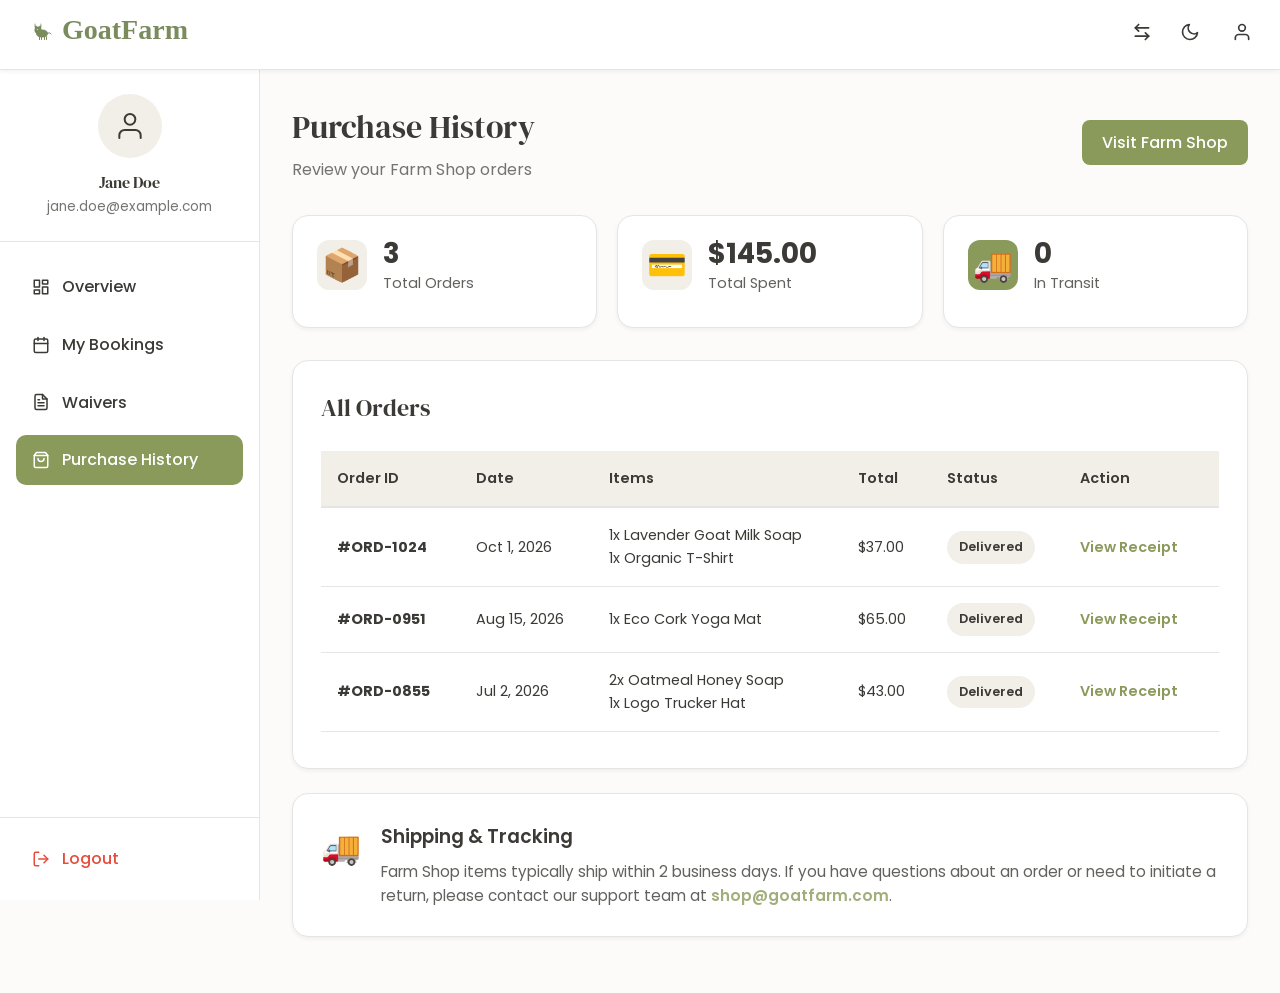
<file: dashboard-history.html>
<!DOCTYPE html>
<html lang="en">

<head>
    <meta charset="UTF-8">
    <meta name="viewport" content="width=device-width, initial-scale=1.0">
    <title>Purchase History | GoatFarm</title>
    <link
        href="https://fonts.googleapis.com/css2?family=DM+Serif+Display&family=Poppins:wght@300;400;500;600&display=swap"
        rel="stylesheet">
    <link rel="stylesheet" href="assets/css/dashboard.css">
    <link rel="icon" type="image/svg+xml" href="assets/images/favicon.svg">
</head>

<body>
    <!-- Topbar -->
    <header class="dashboard-topbar">
        <div class="topbar-left">
            <button class="hamburger">
                <span></span><span></span><span></span>
            </button>
            <a href="index.html" class="logo" style="text-decoration: none;"><img src="assets/images/logo.svg"
                    alt="GoatFarm"></a>
        </div>
        <div class="topbar-right">
            <button class="icon-btn rtl-toggle" title="Toggle RTL">
                <svg viewBox="0 0 24 24" width="20" height="20" fill="none" stroke="currentColor" stroke-width="2"
                    stroke-linecap="round" stroke-linejoin="round">
                    <path d="M8 3 4 7l4 4"></path>
                    <path d="M4 7h16"></path>
                    <path d="m16 21 4-4-4-4"></path>
                    <path d="M20 17H4"></path>
                </svg>
            </button>
            <button class="icon-btn theme-toggle" title="Toggle Theme">
                <svg viewBox="0 0 24 24" width="20" height="20" fill="none" stroke="currentColor" stroke-width="2"
                    stroke-linecap="round" stroke-linejoin="round">
                    <path d="M21 12.79A9 9 0 1 1 11.21 3 7 7 0 0 0 21 12.79z"></path>
                </svg>
            </button>
            <button class="icon-btn profile-btn" title="My Profile">
                <svg viewBox="0 0 24 24" width="20" height="20" fill="none" stroke="currentColor" stroke-width="2"
                    stroke-linecap="round" stroke-linejoin="round">
                    <path d="M20 21v-2a4 4 0 0 0-4-4H8a4 4 0 0 0-4 4v2"></path>
                    <circle cx="12" cy="7" r="4"></circle>
                </svg>
            </button>

        </div>
    </header>

    <!-- Sidebar -->
    <aside class="dashboard-sidebar">
        <div class="sidebar-user">
            <div class="sidebar-avatar">
                <svg viewBox="0 0 24 24" width="32" height="32" fill="none" stroke="currentColor" stroke-width="1.5"
                    stroke-linecap="round" stroke-linejoin="round">
                    <path d="M20 21v-2a4 4 0 0 0-4-4H8a4 4 0 0 0-4 4v2"></path>
                    <circle cx="12" cy="7" r="4"></circle>
                </svg>
            </div>
            <h4>Jane Doe</h4>
            <p style="font-size: 0.85rem; opacity: 0.7;">jane.doe@example.com</p>
        </div>
        <nav class="sidebar-nav">
            <a href="dashboard.html" class="nav-link">
                <svg viewBox="0 0 24 24" width="18" height="18" fill="none" stroke="currentColor" stroke-width="2"
                    stroke-linecap="round" stroke-linejoin="round">
                    <rect x="3" y="3" width="7" height="9"></rect>
                    <rect x="14" y="3" width="7" height="5"></rect>
                    <rect x="14" y="12" width="7" height="9"></rect>
                    <rect x="3" y="16" width="7" height="5"></rect>
                </svg>
                Overview
            </a>
            <a href="dashboard-bookings.html" class="nav-link">
                <svg viewBox="0 0 24 24" width="18" height="18" fill="none" stroke="currentColor" stroke-width="2"
                    stroke-linecap="round" stroke-linejoin="round">
                    <rect x="3" y="4" width="18" height="18" rx="2" ry="2"></rect>
                    <line x1="16" y1="2" x2="16" y2="6"></line>
                    <line x1="8" y1="2" x2="8" y2="6"></line>
                    <line x1="3" y1="10" x2="21" y2="10"></line>
                </svg>
                My Bookings
            </a>
            <a href="dashboard-waivers.html" class="nav-link">
                <svg viewBox="0 0 24 24" width="18" height="18" fill="none" stroke="currentColor" stroke-width="2"
                    stroke-linecap="round" stroke-linejoin="round">
                    <path d="M14 2H6a2 2 0 0 0-2 2v16a2 2 0 0 0 2 2h12a2 2 0 0 0 2-2V8z"></path>
                    <polyline points="14 2 14 8 20 8"></polyline>
                    <line x1="16" y1="13" x2="8" y2="13"></line>
                    <line x1="16" y1="17" x2="8" y2="17"></line>
                    <polyline points="10 9 9 9 8 9"></polyline>
                </svg>
                Waivers
            </a>
            <a href="dashboard-history.html" class="nav-link">
                <svg viewBox="0 0 24 24" width="18" height="18" fill="none" stroke="currentColor" stroke-width="2"
                    stroke-linecap="round" stroke-linejoin="round">
                    <path d="M6 2L3 6v14a2 2 0 0 0 2 2h14a2 2 0 0 0 2-2V6l-3-4Z"></path>
                    <line x1="3" y1="6" x2="21" y2="6"></line>
                    <path d="M16 10a4 4 0 0 1-8 0"></path>
                </svg>
                Purchase History
            </a>
        </nav>
        <div class="nav-logout">
            <a href="index.html" class="nav-link">
                <svg viewBox="0 0 24 24" width="18" height="18" fill="none" stroke="currentColor" stroke-width="2"
                    stroke-linecap="round" stroke-linejoin="round">
                    <path d="M9 21H5a2 2 0 0 1-2-2V5a2 2 0 0 1 2-2h4"></path>
                    <polyline points="16 17 21 12 16 7"></polyline>
                    <line x1="21" y1="12" x2="9" y2="12"></line>
                </svg>
                Logout
            </a>
        </div>
    </aside>

    <!-- Main Content -->
    <main class="dashboard-main">
        <div class="content-header">
            <div>
                <h1>Purchase History</h1>
                <p class="subtitle">Review your Farm Shop orders</p>
            </div>
            <a href="shop.html" class="btn-primary">Visit Farm Shop</a>
        </div>

        <div class="stats-grid" style="grid-template-columns: repeat(auto-fit, minmax(200px, 1fr));">
            <div class="stat-card">
                <div class="stat-icon">📦</div>
                <div class="stat-content">
                    <h3 class="stat-value">3</h3>
                    <p class="stat-label">Total Orders</p>
                </div>
            </div>
            <div class="stat-card">
                <div class="stat-icon">💳</div>
                <div class="stat-content">
                    <h3 class="stat-value">$145.00</h3>
                    <p class="stat-label">Total Spent</p>
                </div>
            </div>
            <div class="stat-card">
                <div class="stat-icon" style="color: var(--secondary); background: var(--primary);">🚚</div>
                <div class="stat-content">
                    <h3 class="stat-value">0</h3>
                    <p class="stat-label">In Transit</p>
                </div>
            </div>
        </div>

        <div class="content-section">
            <div class="section-header">
                <h2>All Orders</h2>
            </div>
            <div class="table-responsive">
                <table class="data-table">
                    <thead>
                        <tr>
                            <th>Order ID</th>
                            <th>Date</th>
                            <th>Items</th>
                            <th>Total</th>
                            <th>Status</th>
                            <th>Action</th>
                        </tr>
                    </thead>
                    <tbody>
                        <tr>
                            <td><strong>#ORD-1024</strong></td>
                            <td>Oct 1, 2026</td>
                            <td>1x Lavender Goat Milk Soap<br>1x Organic T-Shirt</td>
                            <td>$37.00</td>
                            <td><span class="badge badge-neutral">Delivered</span></td>
                            <td>
                                <a class="action-link">View Receipt</a>

                            </td>
                        </tr>
                        <tr>
                            <td><strong>#ORD-0951</strong></td>
                            <td>Aug 15, 2026</td>
                            <td>1x Eco Cork Yoga Mat</td>
                            <td>$65.00</td>
                            <td><span class="badge badge-neutral">Delivered</span></td>
                            <td>
                                <a class="action-link">View Receipt</a>
                            </td>
                        </tr>
                        <tr>
                            <td><strong>#ORD-0855</strong></td>
                            <td>Jul 2, 2026</td>
                            <td>2x Oatmeal Honey Soap<br>1x Logo Trucker Hat</td>
                            <td>$43.00</td>
                            <td><span class="badge badge-neutral">Delivered</span></td>
                            <td>
                                <a class="action-link">View Receipt</a>
                            </td>
                        </tr>
                    </tbody>
                </table>
            </div>
        </div>

        <div class="content-section">
            <div style="display: flex; gap: 20px; align-items: flex-start;">
                <span style="font-size: 2rem; color: var(--info);">🚚</span>
                <div>
                    <h3 style="font-family: var(--font-body); font-weight: 600; margin-bottom: 8px;">Shipping & Tracking
                    </h3>
                    <p style="opacity: 0.8; font-size: 0.95rem;">Farm Shop items typically ship within 2 business days.
                        If you have questions about an order or need to initiate a return, please contact our support
                        team at <a href="mailto:shop@goatfarm.com"
                            style="color: var(--primary); font-weight: 600;">shop@goatfarm.com</a>.</p>
                </div>
            </div>
        </div>
    </main>

    <script src="assets/js/dashboard.js"></script>
</body>

</html>
</file>
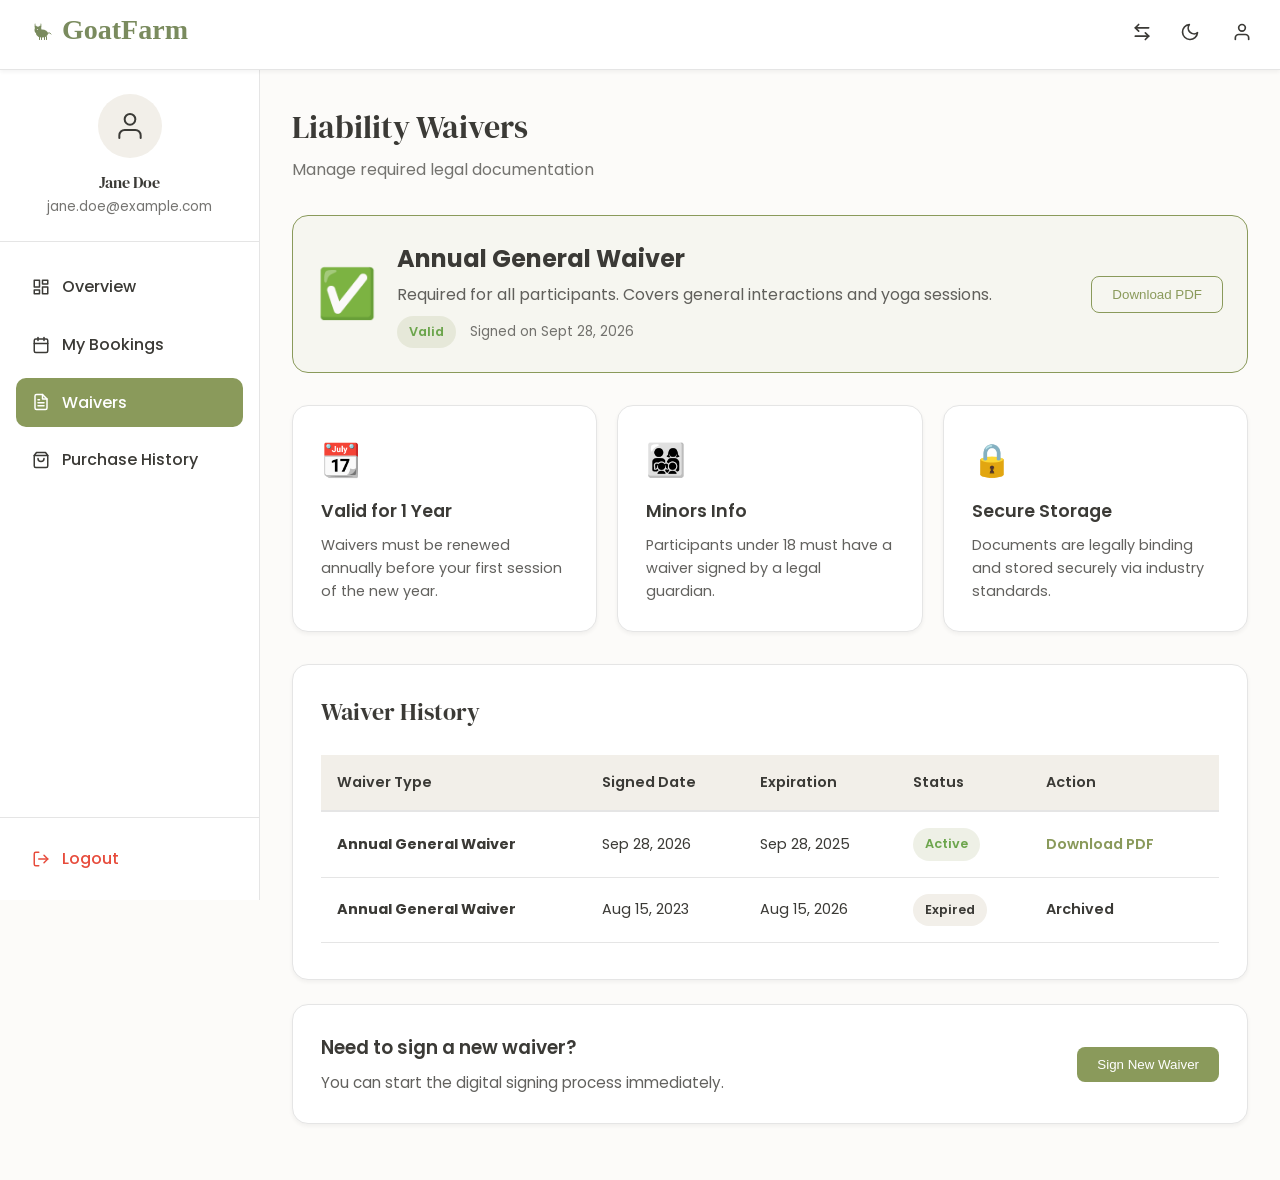
<file: dashboard-waivers.html>
<!DOCTYPE html>
<html lang="en">

<head>
    <meta charset="UTF-8">
    <meta name="viewport" content="width=device-width, initial-scale=1.0">
    <title>Waivers | GoatFarm</title>
    <link
        href="https://fonts.googleapis.com/css2?family=DM+Serif+Display&family=Poppins:wght@300;400;500;600&display=swap"
        rel="stylesheet">
    <link rel="stylesheet" href="assets/css/dashboard.css">
    <link rel="icon" type="image/svg+xml" href="assets/images/favicon.svg">
</head>

<body>
    <!-- Topbar -->
    <header class="dashboard-topbar">
        <div class="topbar-left">
            <button class="hamburger">
                <span></span><span></span><span></span>
            </button>
            <a href="index.html" class="logo" style="text-decoration: none;"><img src="assets/images/logo.svg"
                    alt="GoatFarm"></a>
        </div>
        <div class="topbar-right">
            <button class="icon-btn rtl-toggle" title="Toggle RTL">
                <svg viewBox="0 0 24 24" width="20" height="20" fill="none" stroke="currentColor" stroke-width="2"
                    stroke-linecap="round" stroke-linejoin="round">
                    <path d="M8 3 4 7l4 4"></path>
                    <path d="M4 7h16"></path>
                    <path d="m16 21 4-4-4-4"></path>
                    <path d="M20 17H4"></path>
                </svg>
            </button>
            <button class="icon-btn theme-toggle" title="Toggle Theme">
                <svg viewBox="0 0 24 24" width="20" height="20" fill="none" stroke="currentColor" stroke-width="2"
                    stroke-linecap="round" stroke-linejoin="round">
                    <path d="M21 12.79A9 9 0 1 1 11.21 3 7 7 0 0 0 21 12.79z"></path>
                </svg>
            </button>
            <button class="icon-btn profile-btn" title="My Profile">
                <svg viewBox="0 0 24 24" width="20" height="20" fill="none" stroke="currentColor" stroke-width="2"
                    stroke-linecap="round" stroke-linejoin="round">
                    <path d="M20 21v-2a4 4 0 0 0-4-4H8a4 4 0 0 0-4 4v2"></path>
                    <circle cx="12" cy="7" r="4"></circle>
                </svg>
            </button>

        </div>
    </header>

    <!-- Sidebar -->
    <aside class="dashboard-sidebar">
        <div class="sidebar-user">
            <div class="sidebar-avatar">
                <svg viewBox="0 0 24 24" width="32" height="32" fill="none" stroke="currentColor" stroke-width="1.5"
                    stroke-linecap="round" stroke-linejoin="round">
                    <path d="M20 21v-2a4 4 0 0 0-4-4H8a4 4 0 0 0-4 4v2"></path>
                    <circle cx="12" cy="7" r="4"></circle>
                </svg>
            </div>
            <h4>Jane Doe</h4>
            <p style="font-size: 0.85rem; opacity: 0.7;">jane.doe@example.com</p>
        </div>
        <nav class="sidebar-nav">
            <a href="dashboard.html" class="nav-link">
                <svg viewBox="0 0 24 24" width="18" height="18" fill="none" stroke="currentColor" stroke-width="2"
                    stroke-linecap="round" stroke-linejoin="round">
                    <rect x="3" y="3" width="7" height="9"></rect>
                    <rect x="14" y="3" width="7" height="5"></rect>
                    <rect x="14" y="12" width="7" height="9"></rect>
                    <rect x="3" y="16" width="7" height="5"></rect>
                </svg>
                Overview
            </a>
            <a href="dashboard-bookings.html" class="nav-link">
                <svg viewBox="0 0 24 24" width="18" height="18" fill="none" stroke="currentColor" stroke-width="2"
                    stroke-linecap="round" stroke-linejoin="round">
                    <rect x="3" y="4" width="18" height="18" rx="2" ry="2"></rect>
                    <line x1="16" y1="2" x2="16" y2="6"></line>
                    <line x1="8" y1="2" x2="8" y2="6"></line>
                    <line x1="3" y1="10" x2="21" y2="10"></line>
                </svg>
                My Bookings
            </a>
            <a href="dashboard-waivers.html" class="nav-link">
                <svg viewBox="0 0 24 24" width="18" height="18" fill="none" stroke="currentColor" stroke-width="2"
                    stroke-linecap="round" stroke-linejoin="round">
                    <path d="M14 2H6a2 2 0 0 0-2 2v16a2 2 0 0 0 2 2h12a2 2 0 0 0 2-2V8z"></path>
                    <polyline points="14 2 14 8 20 8"></polyline>
                    <line x1="16" y1="13" x2="8" y2="13"></line>
                    <line x1="16" y1="17" x2="8" y2="17"></line>
                    <polyline points="10 9 9 9 8 9"></polyline>
                </svg>
                Waivers
            </a>
            <a href="dashboard-history.html" class="nav-link">
                <svg viewBox="0 0 24 24" width="18" height="18" fill="none" stroke="currentColor" stroke-width="2"
                    stroke-linecap="round" stroke-linejoin="round">
                    <path d="M6 2L3 6v14a2 2 0 0 0 2 2h14a2 2 0 0 0 2-2V6l-3-4Z"></path>
                    <line x1="3" y1="6" x2="21" y2="6"></line>
                    <path d="M16 10a4 4 0 0 1-8 0"></path>
                </svg>
                Purchase History
            </a>
        </nav>
        <div class="nav-logout">
            <a href="index.html" class="nav-link">
                <svg viewBox="0 0 24 24" width="18" height="18" fill="none" stroke="currentColor" stroke-width="2"
                    stroke-linecap="round" stroke-linejoin="round">
                    <path d="M9 21H5a2 2 0 0 1-2-2V5a2 2 0 0 1 2-2h4"></path>
                    <polyline points="16 17 21 12 16 7"></polyline>
                    <line x1="21" y1="12" x2="9" y2="12"></line>
                </svg>
                Logout
            </a>
        </div>
    </aside>

    <!-- Main Content -->
    <main class="dashboard-main">
        <div class="content-header">
            <div>
                <h1>Liability Waivers</h1>
                <p class="subtitle">Manage required legal documentation</p>
            </div>
        </div>

        <div class="waiver-card">
            <div style="display: flex; align-items: center; gap: 20px;">
                <span style="font-size: 3rem;">✅</span>
                <div>
                    <h2
                        style="font-family: var(--font-body); font-weight: bold; font-size: 1.5rem; margin-bottom: 4px;">
                        Annual General Waiver</h2>
                    <p style="opacity: 0.8; margin-bottom: 8px;">Required for all participants. Covers general
                        interactions and yoga sessions.</p>
                    <span class="badge badge-success">Valid</span>
                    <span style="font-size: 0.85rem; opacity: 0.7; margin-left: 10px;">Signed on Sept 28, 2026</span>
                </div>
            </div>
            <div>
                <button class="btn-outline">Download PDF</button>
            </div>
        </div>

        <div class="stats-grid" style="margin-top: 32px;">
            <div class="content-section" style="margin-bottom: 0;">
                <span style="font-size: 2rem; display: block; margin-bottom: 12px;">📆</span>
                <h4 style="font-family: var(--font-body); font-weight: 600; font-size: 1.1rem; margin-bottom: 8px;">
                    Valid for 1 Year</h4>
                <p style="font-size: 0.9rem; opacity: 0.8;">Waivers must be renewed annually before your first session
                    of the new year.</p>
            </div>
            <div class="content-section" style="margin-bottom: 0;">
                <span style="font-size: 2rem; display: block; margin-bottom: 12px;">👨‍👩‍👧‍👦</span>
                <h4 style="font-family: var(--font-body); font-weight: 600; font-size: 1.1rem; margin-bottom: 8px;">
                    Minors Info</h4>
                <p style="font-size: 0.9rem; opacity: 0.8;">Participants under 18 must have a waiver signed by a legal
                    guardian.</p>
            </div>
            <div class="content-section" style="margin-bottom: 0;">
                <span style="font-size: 2rem; display: block; margin-bottom: 12px;">🔒</span>
                <h4 style="font-family: var(--font-body); font-weight: 600; font-size: 1.1rem; margin-bottom: 8px;">
                    Secure Storage</h4>
                <p style="font-size: 0.9rem; opacity: 0.8;">Documents are legally binding and stored securely via
                    industry standards.</p>
            </div>
        </div>

        <div class="content-section" style="margin-top: 32px;">
            <div class="section-header">
                <h2>Waiver History</h2>
            </div>
            <div class="table-responsive">
                <table class="data-table">
                    <thead>
                        <tr>
                            <th>Waiver Type</th>
                            <th>Signed Date</th>
                            <th>Expiration</th>
                            <th>Status</th>
                            <th>Action</th>
                        </tr>
                    </thead>
                    <tbody>
                        <tr>
                            <td><strong>Annual General Waiver</strong></td>
                            <td>Sep 28, 2026</td>
                            <td>Sep 28, 2025</td>
                            <td><span class="badge badge-success">Active</span></td>
                            <td><a class="action-link">Download PDF</a></td>
                        </tr>
                        <tr>
                            <td><strong>Annual General Waiver</strong></td>
                            <td>Aug 15, 2023</td>
                            <td>Aug 15, 2026</td>
                            <td><span class="badge badge-neutral">Expired</span></td>
                            <td><a class="action-link" style="color: var(--text-dark);">Archived</a></td>
                        </tr>
                    </tbody>
                </table>
            </div>
        </div>

        <div class="content-section">
            <div
                style="display: flex; gap: 20px; align-items: center; justify-content: space-between; flex-wrap: wrap;">
                <div>
                    <h3 style="font-family: var(--font-body); font-weight: 600; margin-bottom: 8px;">Need to sign a new
                        waiver?</h3>
                    <p style="opacity: 0.8; font-size: 0.95rem;">You can start the digital signing process immediately.
                    </p>
                </div>
                <button class="btn-primary">Sign New Waiver</button>
            </div>
        </div>
    </main>

    <script src="assets/js/dashboard.js"></script>
</body>

</html>
</file>
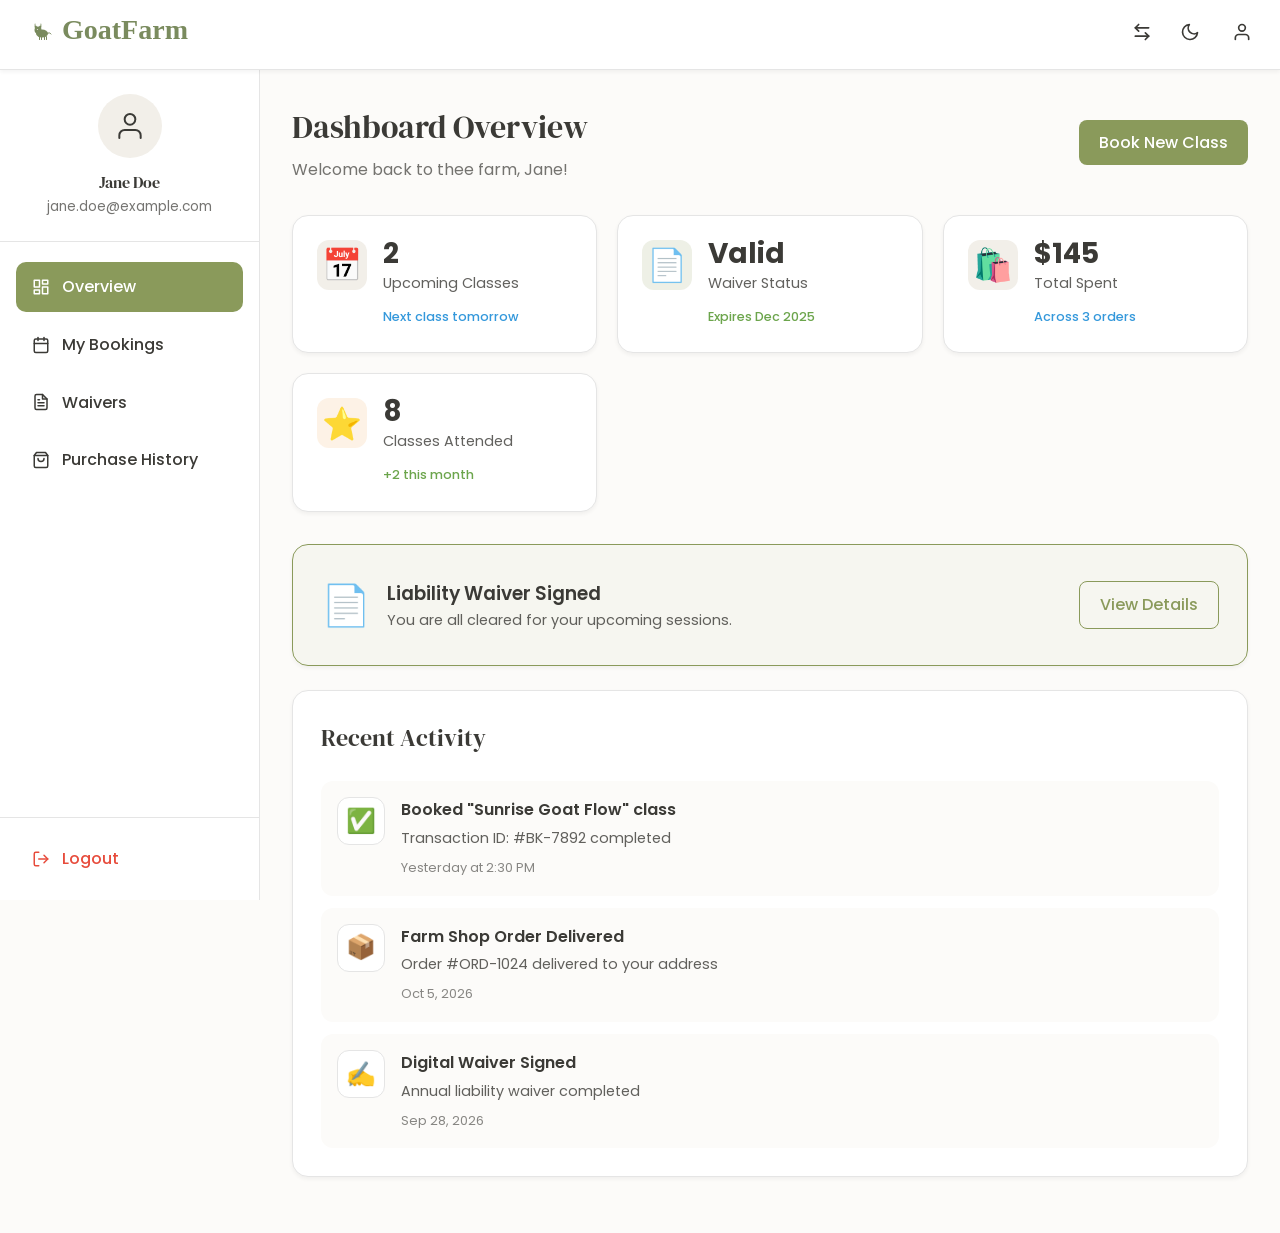
<file: dashboard.html>
<!DOCTYPE html>
<html lang="en">

<head>
    <meta charset="UTF-8">
    <meta name="viewport" content="width=device-width, initial-scale=1.0">
    <title>Dashboard Overview | GoatFarm</title>
    <link
        href="https://fonts.googleapis.com/css2?family=DM+Serif+Display&family=Poppins:wght@300;400;500;600&display=swap"
        rel="stylesheet">
    <link rel="stylesheet" href="assets/css/dashboard.css">
    <link rel="icon" type="image/svg+xml" href="assets/images/favicon.svg">
</head>

<body>
    <!-- Topbar -->
    <header class="dashboard-topbar">
        <div class="topbar-left">
            <button class="hamburger">
                <span></span><span></span><span></span>
            </button>
            <a href="index.html" class="logo" style="text-decoration: none;"><img src="assets/images/logo.svg"
                    alt="GoatFarm"></a>
        </div>
        <div class="topbar-right">
            <button class="icon-btn rtl-toggle" title="Toggle RTL">
                <svg viewBox="0 0 24 24" width="20" height="20" fill="none" stroke="currentColor" stroke-width="2"
                    stroke-linecap="round" stroke-linejoin="round">
                    <path d="M8 3 4 7l4 4"></path>
                    <path d="M4 7h16"></path>
                    <path d="m16 21 4-4-4-4"></path>
                    <path d="M20 17H4"></path>
                </svg>
            </button>
            <button class="icon-btn theme-toggle" title="Toggle Theme">
                <svg viewBox="0 0 24 24" width="20" height="20" fill="none" stroke="currentColor" stroke-width="2"
                    stroke-linecap="round" stroke-linejoin="round">
                    <path d="M21 12.79A9 9 0 1 1 11.21 3 7 7 0 0 0 21 12.79z"></path>
                </svg>
            </button>
            <button class="icon-btn profile-btn" title="My Profile">
                <svg viewBox="0 0 24 24" width="20" height="20" fill="none" stroke="currentColor" stroke-width="2"
                    stroke-linecap="round" stroke-linejoin="round">
                    <path d="M20 21v-2a4 4 0 0 0-4-4H8a4 4 0 0 0-4 4v2"></path>
                    <circle cx="12" cy="7" r="4"></circle>
                </svg>
            </button>

        </div>
    </header>

    <!-- Sidebar -->
    <aside class="dashboard-sidebar">
        <div class="sidebar-user">
            <div class="sidebar-avatar">
                <svg viewBox="0 0 24 24" width="32" height="32" fill="none" stroke="currentColor" stroke-width="1.5"
                    stroke-linecap="round" stroke-linejoin="round">
                    <path d="M20 21v-2a4 4 0 0 0-4-4H8a4 4 0 0 0-4 4v2"></path>
                    <circle cx="12" cy="7" r="4"></circle>
                </svg>
            </div>
            <h4>Jane Doe</h4>
            <p style="font-size: 0.85rem; opacity: 0.7;">jane.doe@example.com</p>
        </div>
        <nav class="sidebar-nav">
            <a href="dashboard.html" class="nav-link">
                <svg viewBox="0 0 24 24" width="18" height="18" fill="none" stroke="currentColor" stroke-width="2"
                    stroke-linecap="round" stroke-linejoin="round">
                    <rect x="3" y="3" width="7" height="9"></rect>
                    <rect x="14" y="3" width="7" height="5"></rect>
                    <rect x="14" y="12" width="7" height="9"></rect>
                    <rect x="3" y="16" width="7" height="5"></rect>
                </svg>
                Overview
            </a>
            <a href="dashboard-bookings.html" class="nav-link">
                <svg viewBox="0 0 24 24" width="18" height="18" fill="none" stroke="currentColor" stroke-width="2"
                    stroke-linecap="round" stroke-linejoin="round">
                    <rect x="3" y="4" width="18" height="18" rx="2" ry="2"></rect>
                    <line x1="16" y1="2" x2="16" y2="6"></line>
                    <line x1="8" y1="2" x2="8" y2="6"></line>
                    <line x1="3" y1="10" x2="21" y2="10"></line>
                </svg>
                My Bookings
            </a>
            <a href="dashboard-waivers.html" class="nav-link">
                <svg viewBox="0 0 24 24" width="18" height="18" fill="none" stroke="currentColor" stroke-width="2"
                    stroke-linecap="round" stroke-linejoin="round">
                    <path d="M14 2H6a2 2 0 0 0-2 2v16a2 2 0 0 0 2 2h12a2 2 0 0 0 2-2V8z"></path>
                    <polyline points="14 2 14 8 20 8"></polyline>
                    <line x1="16" y1="13" x2="8" y2="13"></line>
                    <line x1="16" y1="17" x2="8" y2="17"></line>
                    <polyline points="10 9 9 9 8 9"></polyline>
                </svg>
                Waivers
            </a>
            <a href="dashboard-history.html" class="nav-link">
                <svg viewBox="0 0 24 24" width="18" height="18" fill="none" stroke="currentColor" stroke-width="2"
                    stroke-linecap="round" stroke-linejoin="round">
                    <path d="M6 2L3 6v14a2 2 0 0 0 2 2h14a2 2 0 0 0 2-2V6l-3-4Z"></path>
                    <line x1="3" y1="6" x2="21" y2="6"></line>
                    <path d="M16 10a4 4 0 0 1-8 0"></path>
                </svg>
                Purchase History
            </a>
        </nav>
        <div class="nav-logout">
            <a href="index.html" class="nav-link">
                <svg viewBox="0 0 24 24" width="18" height="18" fill="none" stroke="currentColor" stroke-width="2"
                    stroke-linecap="round" stroke-linejoin="round">
                    <path d="M9 21H5a2 2 0 0 1-2-2V5a2 2 0 0 1 2-2h4"></path>
                    <polyline points="16 17 21 12 16 7"></polyline>
                    <line x1="21" y1="12" x2="9" y2="12"></line>
                </svg>
                Logout
            </a>
        </div>
    </aside>

    <!-- Main Content -->
    <main class="dashboard-main">
        <div class="content-header">
            <div>
                <h1>Dashboard Overview</h1>
                <p class="subtitle">Welcome back to thee farm, Jane!</p>
            </div>
            <a href="classes.html" class="btn-primary">Book New Class</a>
        </div>

        <div class="stats-grid">
            <div class="stat-card">
                <div class="stat-icon">📅</div>
                <div class="stat-content">
                    <h3 class="stat-value">2</h3>
                    <p class="stat-label">Upcoming Classes</p>
                    <span class="stat-trend neutral">Next class tomorrow</span>
                </div>
            </div>
            <div class="stat-card">
                <div class="stat-icon" style="color: var(--success); background: rgba(138, 154, 91, 0.15);">📄</div>
                <div class="stat-content">
                    <h3 class="stat-value">Valid</h3>
                    <p class="stat-label">Waiver Status</p>
                    <span class="stat-trend positive">Expires Dec 2025</span>
                </div>
            </div>
            <div class="stat-card">
                <div class="stat-icon">🛍️</div>
                <div class="stat-content">
                    <h3 class="stat-value">$145</h3>
                    <p class="stat-label">Total Spent</p>
                    <span class="stat-trend neutral">Across 3 orders</span>
                </div>
            </div>
            <div class="stat-card">
                <div class="stat-icon" style="color: var(--warning); background: rgba(242, 166, 90, 0.15);">⭐</div>
                <div class="stat-content">
                    <h3 class="stat-value">8</h3>
                    <p class="stat-label">Classes Attended</p>
                    <span class="stat-trend positive">+2 this month</span>
                </div>
            </div>
        </div>

        <div class="content-section" style="background: rgba(138, 154, 91, 0.05); border-color: var(--primary);">
            <div
                style="display: flex; justify-content: space-between; align-items: center; flex-wrap: wrap; gap: 20px;">
                <div style="display: flex; align-items: center; gap: 16px;">
                    <span style="font-size: 2.5rem;">📄</span>
                    <div>
                        <h3 style="font-family: var(--font-body); font-weight: 600;">Liability Waiver Signed</h3>
                        <p style="opacity: 0.8; font-size: 0.9rem;">You are all cleared for your upcoming sessions.</p>
                    </div>
                </div>
                <a href="dashboard-waivers.html" class="btn-outline">View Details</a>
            </div>
        </div>
        <!-- Main Content -->
        <!--<div class="content-section">
            <div class="section-header">
                <h2>Upcoming Bookings</h2>
                <a href="dashboard-bookings.html" class="btn-outline btn-sm">View All</a>
            </div>
            <div class="table-responsive" style="overflow-x: scroll;">
                <table class="data-table">
                    <thead>
                        <tr>
                            <th>Class Name</th>
                            <th>Date & Time</th>
                            <th>Location</th>
                            <th>Status</th>
                            <th>Action</th>
                        </tr>
                    </thead>
                    <tbody>
                        <tr>
                            <td><strong>Sunrise Goat Flow</strong></td>
                            <td>Oct 12, 2026 | 8:00 AM</td>
                            <td>Indoor Barn</td>
                            <td><span class="badge badge-success">Confirmed</span></td>
                            <td><a class="action-link">View Details</a></td>
                        </tr>
                        <tr>
                            <td><strong>Family Fun Flow</strong></td>
                            <td>Oct 20, 2026 | 9:00 AM</td>
                            <td>Indoor Barn</td>
                            <td><span class="badge badge-success">Confirmed</span></td>
                            <td><a class="action-link">View Details</a></td>
                        </tr>
                    </tbody>
                </table>
            </div>
        </div>-->
        <div class="content-section">
            <div class="section-header">
                <h2>Recent Activity</h2>
            </div>
            <div class="activity-item">
                <div class="activity-icon">✅</div>
                <div class="activity-content">
                    <h4>Booked "Sunrise Goat Flow" class</h4>
                    <p>Transaction ID: #BK-7892 completed</p>
                    <span class="activity-time">Yesterday at 2:30 PM</span>
                </div>
            </div>
            <div class="activity-item">
                <div class="activity-icon">📦</div>
                <div class="activity-content">
                    <h4>Farm Shop Order Delivered</h4>
                    <p>Order #ORD-1024 delivered to your address</p>
                    <span class="activity-time">Oct 5, 2026</span>
                </div>
            </div>
            <div class="activity-item">
                <div class="activity-icon">✍️</div>
                <div class="activity-content">
                    <h4>Digital Waiver Signed</h4>
                    <p>Annual liability waiver completed</p>
                    <span class="activity-time">Sep 28, 2026</span>
                </div>
            </div>
        </div>
    </main>

    <script src="assets/js/dashboard.js"></script>
</body>

</html>
</file>
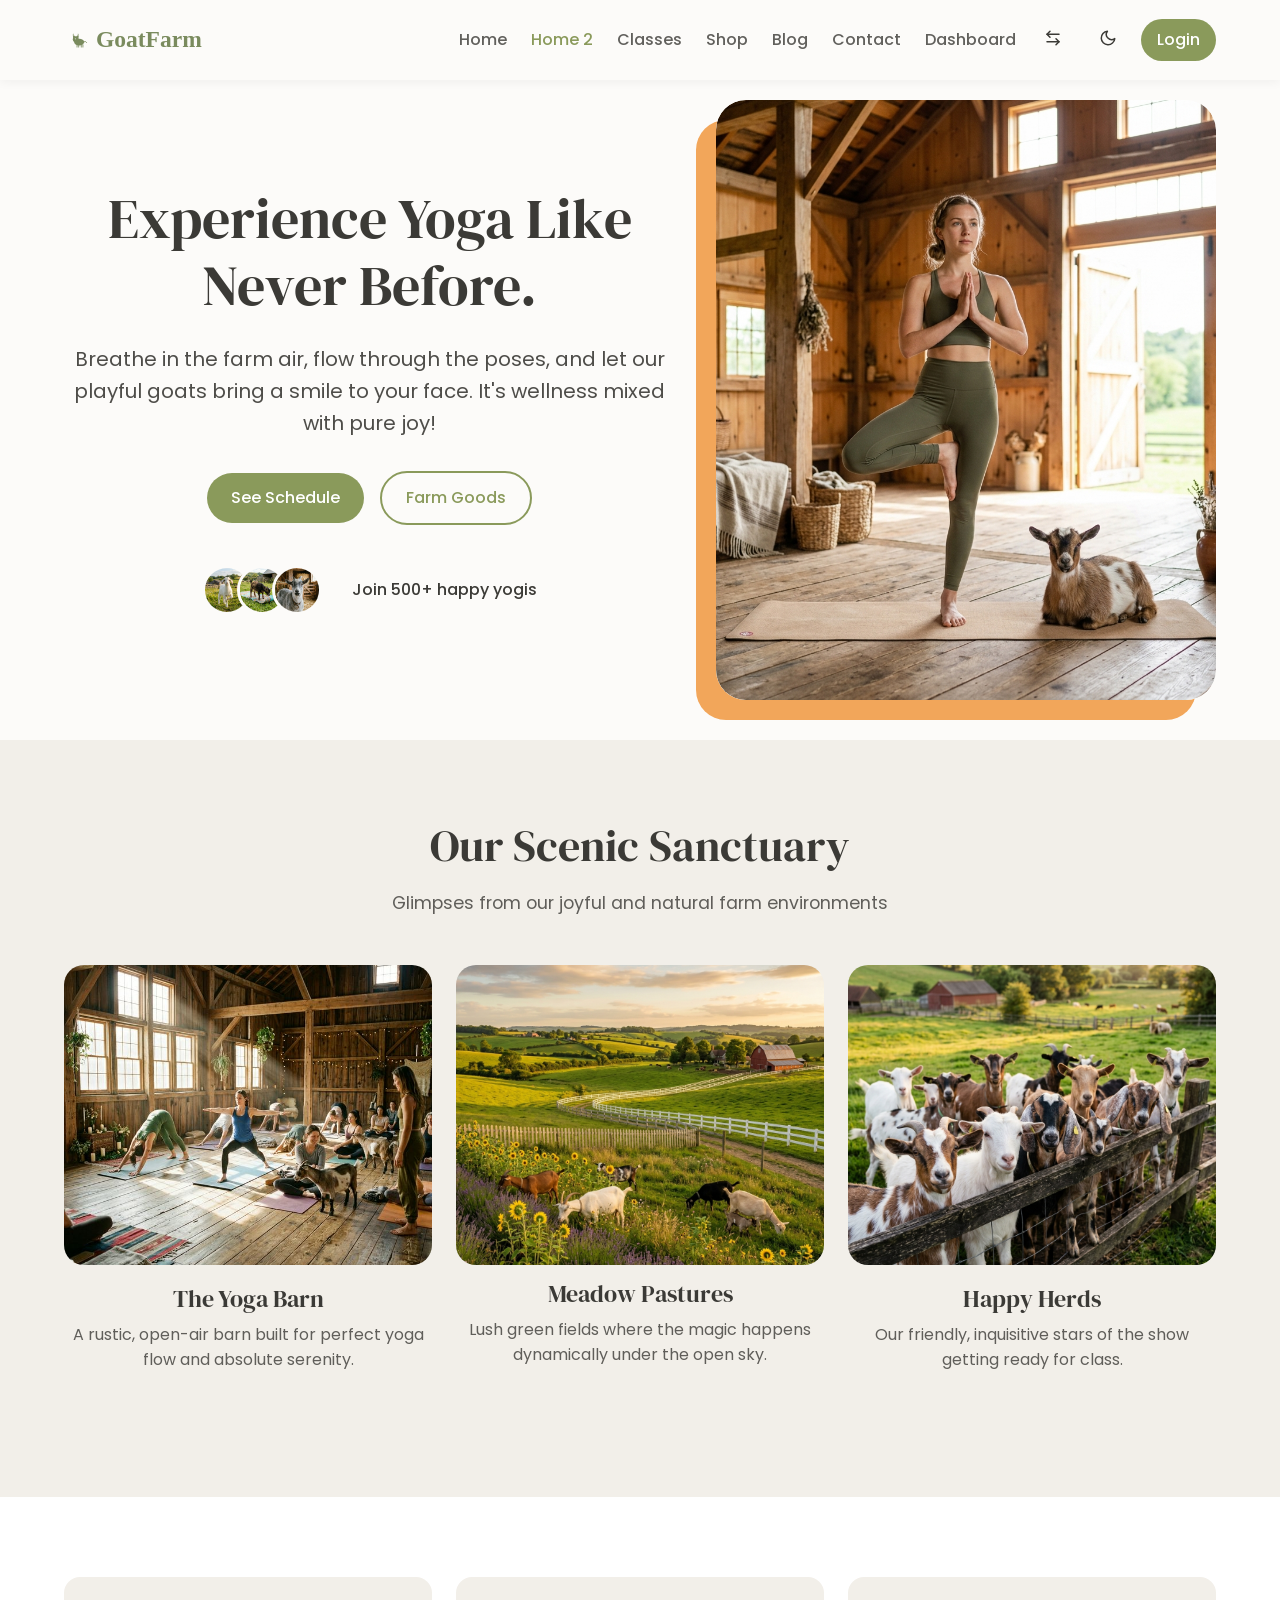
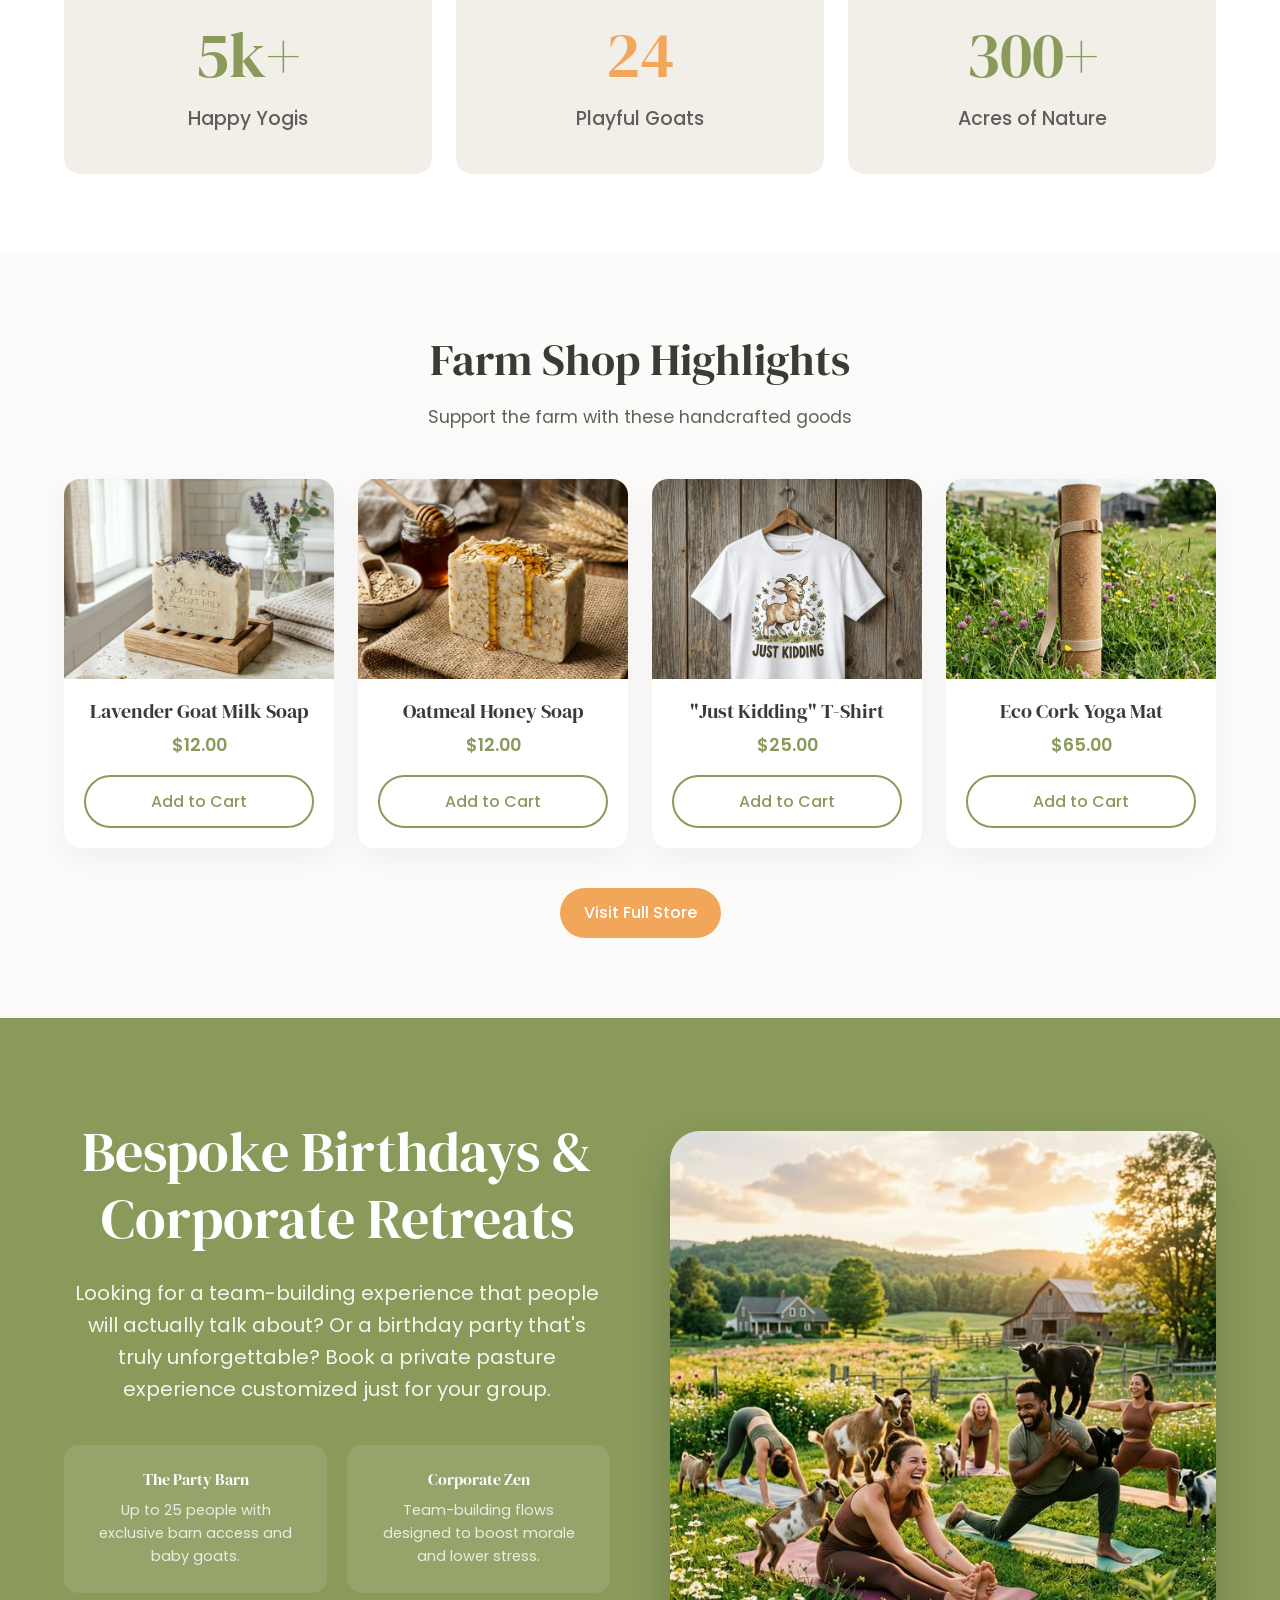
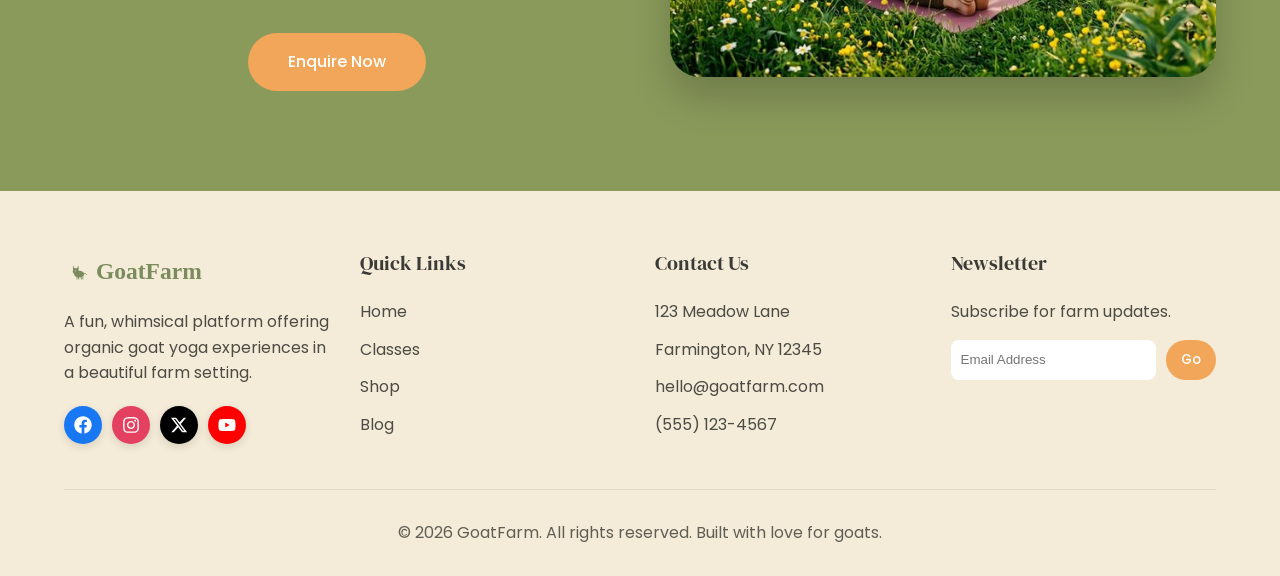
<file: index-2.html>
<!DOCTYPE html>
<html lang="en">

<head>
    <meta charset="UTF-8">
    <meta name="viewport" content="width=device-width, initial-scale=1.0">
    <title>GoatFarm | Fun & Organic Goat Yoga</title>
    <link
        href="https://fonts.googleapis.com/css2?family=DM+Serif+Display&family=Poppins:wght@300;400;500;600&display=swap"
        rel="stylesheet">
    <link rel="stylesheet" href="assets/css/style.css">
    <link rel="icon" type="image/svg+xml" href="assets/images/favicon.svg">
    <style>
        @media (min-width: 769px) {
            .hero-split {
                grid-template-columns: 1.1fr 0.9fr !important;
                text-align: left !important;
                display: grid !important;
                align-items: center !important;
                min-height: auto !important;
                padding-top: 100px !important;
                padding-bottom: 40px !important;
            }

            .hero-content {
                text-align: left !important;
            }

            .hero-actions {
                justify-content: flex-start !important;
            }
        }

        @media (max-width: 768px) {
            .hero-split {
                padding-top: 140px !important;
                padding-bottom: 60px !important;
            }
        }

        @media (min-width: 768px) and (max-width: 1024px) {
            #home2-farm-stats {
                grid-template-columns: repeat(3, 1fr) !important;
            }

            .grid-4 {
                grid-template-columns: repeat(2, 1fr) !important;
            }
        }
    </style>
</head>

<body>

    <!-- Header / Navbar -->
    <header class="navbar">
        <div class="container nav-container">
            <a href="index.html" class="logo"><img src="assets/images/logo.svg" alt="GoatFarm"></a>
            <div class="nav-menu-wrapper"
                style="display:flex; justify-content: space-between; align-items: center; width:100%">

                <ul class="nav-menu" style="margin-left: auto; margin-right: 20px;">
                    <li class="nav-item"><a href="index.html">Home</a></li>
                    <li class="nav-item"><a href="index-2.html">Home 2</a></li>
                    <li class="nav-item"><a href="classes.html">Classes</a></li>
                    <li class="nav-item"><a href="shop.html">Shop</a></li>
                    <li class="nav-item"><a href="blog.html">Blog</a></li>
                    <li class="nav-item"><a href="contact.html">Contact</a></li>
                    <li class="nav-item"><a href="dashboard.html">Dashboard</a></li>
                </ul>
                <div class="nav-actions">
                    <button class="rtl-toggle theme-toggle" title="Toggle RTL" style="margin-right: 5px;">
                        <svg viewBox="0 0 24 24" width="18" height="18" fill="none" stroke="currentColor"
                            stroke-width="2" stroke-linecap="round" stroke-linejoin="round">
                            <path d="M8 3 4 7l4 4"></path>
                            <path d="M4 7h16"></path>
                            <path d="m16 21 4-4-4-4"></path>
                            <path d="M20 17H4"></path>
                        </svg>
                    </button>
                    <button class="theme-toggle">
                        <svg viewBox="0 0 24 24" width="18" height="18" fill="none" stroke="currentColor"
                            stroke-width="2" stroke-linecap="round" stroke-linejoin="round">
                            <path d="M21 12.79A9 9 0 1 1 11.21 3 7 7 0 0 0 21 12.79z"></path>
                        </svg>
                    </button>
                    <a href="login.html" class="btn btn-primary" style="padding: 8px 16px;">Login</a>
                </div>
            </div>
            <button class="hamburger">
                <span></span><span></span><span></span>
            </button>
        </div>
    </header>

    <!-- Hero 2 (Split Layout) -->
    <section class="hero-split container">
        <div class="hero-content animate-up delay-1" style="text-align: center;">
            <h1 class="hero-title" style="text-align: center;">Experience Yoga Like Never Before.</h1>
            <p class="hero-subtitle" style="text-align: center;">Breathe in the farm air, flow through the poses, and
                let our playful goats bring a
                smile to your face. It's wellness mixed with pure joy!</p>
            <div style="display: flex; justify-content: center; align-items: center; gap: 16px; margin-bottom: 32px;">
                <a href="classes.html" class="btn btn-primary">See Schedule</a>
                <a href="shop.html" class="btn btn-outline">Farm Goods</a>
            </div>
            <div style="margin-top: 40px; display: flex; gap: 20px; align-items: center; justify-content: center;">
                <img src="assets/images/daisy.png" alt="Happy customers"
                    style="width: 50px; height: 50px; border-radius: 50%; border: 3px solid var(--bg-color);">
                <img src="assets/images/barnaby.png" alt="Happy customers"
                    style="width: 50px; height: 50px; border-radius: 50%; border: 3px solid var(--bg-color); margin-left: -35px;">
                <img src="assets/images/luna.png" alt="Happy customers"
                    style="width: 50px; height: 50px; border-radius: 50%; border: 3px solid var(--bg-color); margin-left: -35px;">
                <span style="font-weight: 500; margin-left: 10px;">Join 500+ happy yogis</span>
            </div>
        </div>
        <div class="hero-img-container animate-up delay-2"
            style="border-radius: 30px; box-shadow: -20px 20px 0px var(--accent);">
            <img src="assets/images/hero-hp2.png" alt="Goat yoga" class="hero-img" style="border-radius: 30px;">
        </div>
    </section>
    <!-- Experience
    <section class="section" style="background-color: var(--primary); color: #fff;">
        <div class="container">
            <div class="grid grid-3 text-center" style="text-align: center;" id="home2-experience-highlights">
                <div style="padding: 20px;">
                    <div style="font-size: 3rem; margin-bottom: 20px;">🧘‍♀️</div>
                    <h3 style="color: #fff;">Mindful Flow</h3>
                    <p style="opacity: 0.9;">Professional instructors guiding you through relaxing and safe yoga flows
                        tailored for all levels.</p>
                </div>
                <div style="padding: 20px;">
                    <div style="font-size: 3rem; margin-bottom: 20px;">🐐</div>
                    <h3 style="color: #fff;">Animal Therapy</h3>
                    <p style="opacity: 0.9;">The gentle presence and playful antics of our goats naturally lower stress
                        and boost endorphins.</p>
                </div>
                <div style="padding: 20px;">
                    <div style="font-size: 3rem; margin-bottom: 20px;">🌿</div>
                    <h3 style="color: #fff;">Nature Connection</h3>
                    <p style="opacity: 0.9;">Practice in our open-air barn or grassy meadows surrounded by fresh air and
                        serene landscapes.</p>
                </div>
            </div>
        </div>
    </section> Highlights -->

    <!-- Farm Highlights Image Grid -->
    <section class="section" style="background-color: var(--bg-secondary);">
        <div class="container">
            <div class="section-header">
                <h2>Our Scenic Sanctuary</h2>
                <p>Glimpses from our joyful and natural farm environments</p>
            </div>
            <div class="grid grid-3" id="home2-scenic-sanctuary">
                <div class="card" style="box-shadow: none; background: transparent;">
                    <div class="card-img-wrapper" style="height: 300px; border-radius: 20px;">
                        <img src="assets/images/barn.png" alt="Barn" class="card-img">
                    </div>
                    <div class="card-body" style="padding: 20px 0;">
                        <h3 class="card-title" style="font-size: 1.5rem;">The Yoga Barn</h3>
                        <p class="card-text">A rustic, open-air barn built for perfect yoga flow and absolute serenity.
                        </p>
                    </div>
                </div>

                <div class="card"
                    style="box-shadow: none; background: transparent; display: flex; flex-direction: column;">
                    <div class="card-body" style="padding: 0 0 20px 0; order: 2;">
                        <h3 class="card-title" style="font-size: 1.5rem; margin-top: 15px;">Meadow Pastures</h3>
                        <p class="card-text">Lush green fields where the magic happens dynamically under the open sky.
                        </p>
                    </div>
                    <div class="card-img-wrapper" style="height: 300px; border-radius: 20px; order: 1;">
                        <img src="assets/images/sanctuary-meadow.png" alt="Meadow" class="card-img">
                    </div>
                </div>

                <div class="card" style="box-shadow: none; background: transparent;">
                    <div class="card-img-wrapper" style="height: 300px; border-radius: 20px;">
                        <img src="assets/images/happy-goats-alt.png" alt="Happy Goats" class="card-img">
                    </div>
                    <div class="card-body" style="padding: 20px 0;">
                        <h3 class="card-title" style="font-size: 1.5rem;">Happy Herds</h3>
                        <p class="card-text">Our friendly, inquisitive stars of the show getting ready for class.</p>
                    </div>
                </div>
            </div>
        </div>
    </section>

    <!-- Farm Stats -->
    <section class="section" style="background-color: var(--card-bg);">
        <div class="container">
            <div class="grid grid-3 text-center" style="text-align: center;" id="home2-farm-stats">
                <div class="stat-card"
                    style="padding: 40px 30px; border-radius: var(--border-radius); background: var(--bg-secondary); transition: transform 0.4s cubic-bezier(0.175, 0.885, 0.32, 1.275); cursor: pointer;"
                    onmouseover="this.style.transform='scale(1.1)'" onmouseout="this.style.transform='scale(1)'">
                    <h2
                        style="font-size: 4rem; color: var(--primary); font-family: var(--font-display); margin-bottom: 10px;">
                        5k+</h2>
                    <p style="font-size: 1.2rem; font-weight: 500; font-family: var(--font-body); opacity: 0.8;">Happy
                        Yogis</p>
                </div>
                <div class="stat-card"
                    style="padding: 40px 30px; border-radius: var(--border-radius); background: var(--bg-secondary); transition: transform 0.4s cubic-bezier(0.175, 0.885, 0.32, 1.275); cursor: pointer;"
                    onmouseover="this.style.transform='scale(1.1)'" onmouseout="this.style.transform='scale(1)'">
                    <h2
                        style="font-size: 4rem; color: var(--accent); font-family: var(--font-display); margin-bottom: 10px;">
                        24</h2>
                    <p style="font-size: 1.2rem; font-weight: 500; font-family: var(--font-body); opacity: 0.8;">Playful
                        Goats</p>
                </div>
                <div class="stat-card"
                    style="padding: 40px 30px; border-radius: var(--border-radius); background: var(--bg-secondary); transition: transform 0.4s cubic-bezier(0.175, 0.885, 0.32, 1.275); cursor: pointer;"
                    onmouseover="this.style.transform='scale(1.1)'" onmouseout="this.style.transform='scale(1)'">
                    <h2
                        style="font-size: 4rem; color: var(--primary); font-family: var(--font-display); margin-bottom: 10px;">
                        300+</h2>
                    <p style="font-size: 1.2rem; font-weight: 500; font-family: var(--font-body); opacity: 0.8;">Acres
                        of Nature</p>
                </div>
            </div>
        </div>
    </section>

    <!-- Shop Featured Products -->
    <section class="section">
        <div class="container">
            <div class="section-header">
                <h2>Farm Shop Highlights</h2>
                <p>Support the farm with these handcrafted goods</p>
            </div>

            <div class="grid grid-4">
                <div class="card">
                    <div class="card-img-wrapper" style="height: 200px;">
                        <img src="assets/images/lavender-soap.png" alt="Goat Milk Soap" class="card-img">
                    </div>
                    <div class="card-body" style="padding: 20px;">
                        <h3 class="card-title" style="font-size: 1.25rem;">Lavender Goat Milk Soap</h3>
                        <p style="font-size: 1.1rem; font-weight: 600; color: var(--primary);">$12.00</p>
                        <a href="shop.html" class="btn btn-outline" style="width: 100%; margin-top: 15px;">Add to
                            Cart</a>
                    </div>
                </div>

                <div class="card">
                    <div class="card-img-wrapper" style="height: 200px;">
                        <img src="assets/images/oatmeal-soap.png" alt="Oatmeal Soap" class="card-img">
                    </div>
                    <div class="card-body" style="padding: 20px;">
                        <h3 class="card-title" style="font-size: 1.25rem;">Oatmeal Honey Soap</h3>
                        <p style="font-size: 1.1rem; font-weight: 600; color: var(--primary);">$12.00</p>
                        <a href="shop.html" class="btn btn-outline" style="width: 100%; margin-top: 15px;">Add to
                            Cart</a>
                    </div>
                </div>

                <div class="card">
                    <div class="card-img-wrapper" style="height: 200px;">
                        <img src="assets/images/t-shirt.png" alt="Farm T-Shirt" class="card-img"
                            style="object-position: top;">
                    </div>
                    <div class="card-body" style="padding: 20px;">
                        <h3 class="card-title" style="font-size: 1.25rem;">"Just Kidding" T-Shirt</h3>
                        <p style="font-size: 1.1rem; font-weight: 600; color: var(--primary);">$25.00</p>
                        <a href="shop.html" class="btn btn-outline" style="width: 100%; margin-top: 15px;">Add to
                            Cart</a>
                    </div>
                </div>

                <div class="card">
                    <div class="card-img-wrapper" style="height: 200px;">
                        <img src="assets/images/yoga-mat.png" alt="Yoga Mat" class="card-img">
                    </div>
                    <div class="card-body" style="padding: 20px;">
                        <h3 class="card-title" style="font-size: 1.25rem;">Eco Cork Yoga Mat</h3>
                        <p style="font-size: 1.1rem; font-weight: 600; color: var(--primary);">$65.00</p>
                        <a href="shop.html" class="btn btn-outline" style="width: 100%; margin-top: 15px;">Add to
                            Cart</a>
                    </div>
                </div>
            </div>

            <div style="text-align: center; margin-top: 40px;">
                <a href="shop.html" class="btn btn-secondary">Visit Full Store</a>
            </div>
        </div>
    </section>

    <!-- Bespoke Private Events (New Section) -->
    <section class="section" style="background-color: var(--primary); color: white; padding: 100px 0;">
        <div class="container">
            <div class="grid grid-2" style="align-items: center; gap: 60px;">
                <div style="text-align: center;">
                    <h2 style="font-size: 3.5rem; color: white; margin-bottom: 25px; text-align: center;">Bespoke
                        Birthdays & Corporate
                        Retreats</h2>
                    <p style="font-size: 1.25rem; opacity: 0.9; margin-bottom: 40px; text-align: center;">Looking for a
                        team-building
                        experience that people will actually talk about? Or a birthday party that's truly unforgettable?
                        Book a private pasture experience customized just for your group.</p>
                    <div class="grid grid-2" style="gap: 20px;">
                        <div style="background: rgba(255,255,255,0.1); padding: 25px; border-radius: 15px;">
                            <h4 style="margin-bottom: 10px;">The Party Barn</h4>
                            <p style="font-size: 0.9rem; opacity: 0.8;">Up to 25 people with exclusive barn access and
                                baby goats.</p>
                        </div>
                        <div style="background: rgba(255,255,255,0.1); padding: 25px; border-radius: 15px;">
                            <h4 style="margin-bottom: 10px;">Corporate Zen</h4>
                            <p style="font-size: 0.9rem; opacity: 0.8;">Team-building flows designed to boost morale and
                                lower stress.</p>
                        </div>
                    </div>
                    <a href="contact.html" class="btn btn-secondary"
                        style="margin-top: 40px; padding: 16px 40px;">Enquire Now</a>
                </div>
                <div style="position: relative;">
                    <div
                        style="position: absolute; top: -20px; right: -20px; width: 100%; height: 100%; border: 5px solid var(--accent); border-radius: 30px; z-index: -1;">
                    </div>
                    <img src="assets/images/hero.png" alt="Group Events"
                        style="width: 100%; border-radius: 30px; box-shadow: 0 20px 40px rgba(0,0,0,0.2);">
                </div>
            </div>
        </div>
    </section>

    <footer class="footer">
        <div class="container">
            <div class="footer-grid">
                <div class="footer-col" style="text-align: left;">
                    <div style="margin-bottom: 1rem;"><img src="assets/images/logo.svg" alt="GoatFarm"></div>
                    <p>A fun, whimsical platform offering organic goat yoga experiences in a beautiful farm setting.</p>

                    <!-- ✅ Social Links added here -->
                    <div style="display: flex; gap: 10px; margin-top: 1.25rem;">
                        <a href="#" class="footer-social-link facebook" title="Facebook" aria-label="Facebook">
                            <svg xmlns="http://www.w3.org/2000/svg" viewBox="0 0 512 512" width="18" height="18"
                                fill="currentColor">
                                <path
                                    d="M504 256C504 119 393 8 256 8S8 119 8 256c0 123.78 90.69 226.38 209.25 245V327.69h-63V256h63v-54.64c0-62.15 37-96.48 93.67-96.48 27.14 0 55.52 4.84 55.52 4.84v61h-31.28c-30.8 0-40.41 19.12-40.41 38.73V256h68.78l-11 71.69h-57.78V501C413.31 482.38 504 379.78 504 256z" />
                            </svg>
                        </a>
                        <a href="#" class="footer-social-link instagram" title="Instagram" aria-label="Instagram">
                            <svg xmlns="http://www.w3.org/2000/svg" viewBox="0 0 448 512" width="18" height="18"
                                fill="currentColor">
                                <path
                                    d="M224.1 141c-63.6 0-114.9 51.3-114.9 114.9s51.3 114.9 114.9 114.9S339 319.5 339 255.9 287.7 141 224.1 141zm0 189.6c-41.1 0-74.7-33.5-74.7-74.7s33.5-74.7 74.7-74.7 74.7 33.5 74.7 74.7-33.6 74.7-74.7 74.7zm146.4-194.3c0 14.9-12 26.8-26.8 26.8-14.9 0-26.8-12-26.8-26.8s12-26.8 26.8-26.8 26.8 12 26.8 26.8zm76.1 27.2c-1.7-35.9-9.9-67.7-36.2-93.9-26.2-26.2-58-34.4-93.9-36.2-37-2.1-147.9-2.1-184.9 0-35.8 1.7-67.6 9.9-93.9 36.1s-34.4 58-36.2 93.9c-2.1 37-2.1 147.9 0 184.9 1.7 35.9 9.9 67.7 36.2 93.9s58 34.4 93.9 36.2c37 2.1 147.9 2.1 184.9 0 35.9-1.7 67.7-9.9 93.9-36.2 26.2-26.2 34.4-58 36.2-93.9 2.1-37 2.1-147.8 0-184.8zM398.8 388c-7.8 19.6-22.9 34.7-42.6 42.6-29.5 11.7-99.5 9-132.1 9s-102.7 2.6-132.1-9c-19.6-7.8-34.7-22.9-42.6-42.6-11.7-29.5-9-99.5-9-132.1s-2.6-102.7 9-132.1c7.8-19.6 22.9-34.7 42.6-42.6 29.5-11.7 99.5-9 132.1-9s102.7-2.6 132.1 9c19.6 7.8 34.7 22.9 42.6 42.6 11.7 29.5 9 99.5 9 132.1s2.7 102.7-9 132.1z" />
                            </svg>
                        </a>
                        <a href="#" class="footer-social-link twitter" title="X (Twitter)" aria-label="X (Twitter)">
                            <svg xmlns="http://www.w3.org/2000/svg" viewBox="0 0 512 512" width="18" height="18"
                                fill="currentColor">
                                <path
                                    d="M389.2 48h70.6L305.6 224.2 487 464H345L233.7 318.6 106.5 464H35.8L200.7 275.5 26.8 48H172.4L272.9 180.9 389.2 48zM364.4 421.8h39.1L151.1 88h-42L364.4 421.8z" />
                            </svg>
                        </a>
                        <a href="#" class="footer-social-link youtube" title="YouTube" aria-label="YouTube">
                            <svg xmlns="http://www.w3.org/2000/svg" viewBox="0 0 576 512" width="18" height="18"
                                fill="currentColor">
                                <path
                                    d="M549.655 124.083c-6.281-23.65-24.787-42.276-48.284-48.597C458.781 64 288 64 288 64S117.22 64 74.629 75.486c-23.497 6.322-42.003 24.947-48.284 48.597-11.412 42.867-11.412 132.305-11.412 132.305s0 89.438 11.412 132.305c6.281 23.65 24.787 41.5 48.284 47.821C117.22 448 288 448 288 448s170.78 0 213.371-11.486c23.497-6.321 42.003-24.171 48.284-47.821 11.412-42.867 11.412-132.305 11.412-132.305s0-89.438-11.412-132.305zm-317.51 213.508V175.185l142.739 81.205-142.739 81.201z" />
                            </svg>
                        </a>
                    </div>
                </div>

                <div class="footer-col" style="text-align: left;">
                    <h4>Quick Links</h4>
                    <ul class="footer-links">
                        <li><a href="index.html">Home</a></li>
                        <li><a href="classes.html">Classes</a></li>
                        <li><a href="shop.html">Shop</a></li>
                        <li><a href="blog.html">Blog</a></li>
                    </ul>
                </div>

                <div class="footer-col" style="text-align: left;">
                    <h4>Contact Us</h4>
                    <ul class="footer-links">
                        <li>123 Meadow Lane</li>
                        <li>Farmington, NY 12345</li>
                        <li><a href="mailto:hello@goatfarm.com">hello@goatfarm.com</a></li>
                        <li><a href="tel:+15551234567">(555) 123-4567</a></li>
                    </ul>
                </div>

                <div class="footer-col" style="text-align: left;">
                    <h4>Newsletter</h4>
                    <p style="margin-bottom: 15px;">Subscribe for farm updates.</p>
                    <form style="display: flex; gap: 10px;">
                        <input type="email" placeholder="Email Address"
                            style="padding: 10px; border-radius: 8px; border: none; flex-grow: 1;">
                        <button type="submit" class="btn btn-secondary" style="padding: 10px 15px;">Go</button>
                    </form>
                </div>
            </div>

            <div class="footer-bottom">
                &copy; 2026 GoatFarm. All rights reserved. Built with love for goats.
            </div>
        </div>
    </footer>

    <button class="back-to-top" title="Back to Top">↑</button>

    <script src="assets/js/main.js"></script>
</body>

</html>
</file>
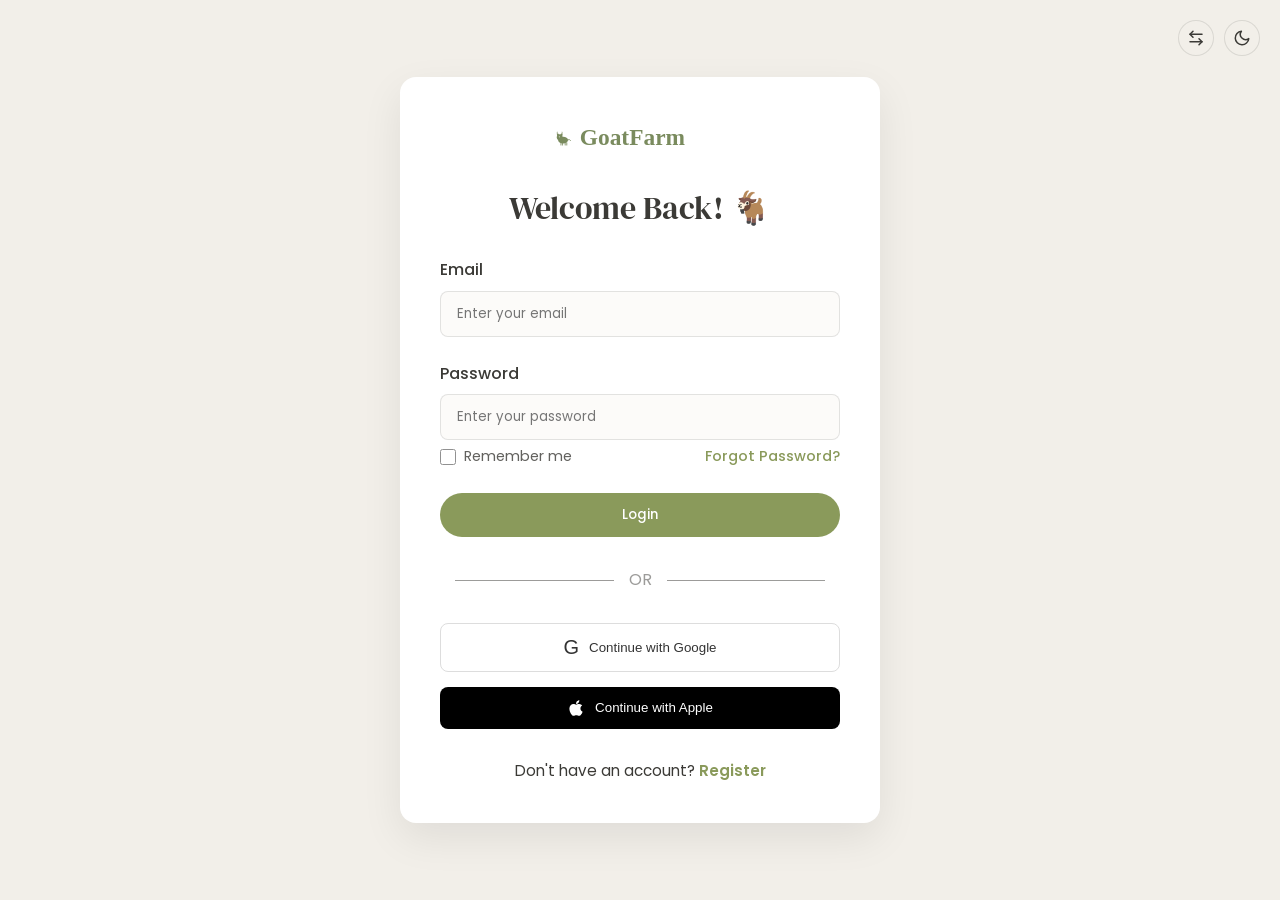
<file: login.html>
<!DOCTYPE html>
<html lang="en">

<head>
    <meta charset="UTF-8">
    <meta name="viewport" content="width=device-width, initial-scale=1.0">
    <title>Login | GoatFarm</title>
    <link
        href="https://fonts.googleapis.com/css2?family=DM+Serif+Display&family=Poppins:wght@300;400;500;600&display=swap"
        rel="stylesheet">
    <link rel="stylesheet" href="assets/css/style.css">
    <link rel="icon" type="image/svg+xml" href="assets/images/favicon.svg">
</head>

<body class="auth-page">

    <div class="auth-toggles">
        <button class="rtl-toggle theme-toggle" title="Toggle RTL">
            <svg viewBox="0 0 24 24" width="18" height="18" fill="none" stroke="currentColor" stroke-width="2"
                stroke-linecap="round" stroke-linejoin="round">
                <path d="M8 3 4 7l4 4"></path>
                <path d="M4 7h16"></path>
                <path d="m16 21 4-4-4-4"></path>
                <path d="M20 17H4"></path>
            </svg>
        </button>
        <button class="theme-toggle" title="Toggle Theme">
            <svg viewBox="0 0 24 24" width="20" height="20" fill="none" stroke="currentColor" stroke-width="2"
                stroke-linecap="round" stroke-linejoin="round">
                <path d="M21 12.79A9 9 0 1 1 11.21 3 7 7 0 0 0 21 12.79z"></path>
            </svg>
        </button>
    </div>

    <div class="auth-card animate-up" style="position: relative;">
        <a href="index.html" class="auth-logo"
            style="display: flex; justify-content: center; align-items: center; margin-bottom: 30px; width: 100%;">
            <img src="assets/images/logo.svg" alt="GoatFarm">
        </a>

        <h3 style="margin-bottom: 30px;">Welcome Back! 🐐</h3>

        <form action="dashboard.html" method="GET" style="display: flex; flex-direction: column; align-items: center;">
            <div class="form-group" style="width: 100%;">
                <label class="form-label">Email</label>
                <input type="email" class="form-input" placeholder="Enter your email" required>
            </div>

            <div class="form-group" style="width: 100%; margin-bottom: 5px;">
                <label class="form-label">Password</label>
                <input type="password" class="form-input" placeholder="Enter your password" required>
            </div>

            <div
                style="width: 100%; display: flex; justify-content: space-between; align-items: center; margin-bottom: 25px;">
                <label
                    style="display: flex; align-items: center; gap: 8px; font-size: 0.9rem; cursor: pointer; opacity: 0.8;">
                    <input type="checkbox" style="width: 16px; height: 16px; accent-color: var(--primary);">
                    Remember me
                </label>
                <a href="#" style="color: var(--primary); font-size: 0.9rem; font-weight: 500;">Forgot Password?</a>
            </div>

            <button type="submit" class="btn btn-primary" style="width: 100%;">Login</button>
        </form>

        <div class="auth-divider">OR</div>

        <button class="social-btn google-btn">
            <span style="font-size: 1.25rem;">G</span> Continue with Google
        </button>

        <button class="social-btn apple-btn">
            <svg viewBox="0 0 384 512" width="18" height="18" fill="currentColor">
                <path
                    d="M318.7 268.7c-.2-36.7 16.4-64.4 50-84.8-18.8-26.9-47.2-41.7-84.7-44.6-35.5-2.8-74.3 20.7-88.5 20.7-15 0-49.4-19.7-76.4-19.7C63.3 141.2 4 184.8 4 273.5q0 39.3 14.4 81.2c12.8 36.7 59 126.7 107.2 125.2 25.2-.6 43-17.9 75.8-17.9 31.8 0 48.3 17.9 76.4 17.9 48.6-.7 90.4-82.5 102.6-119.3-65.2-30.7-61.7-90-61.7-91.9zm-56.6-164.2c27.3-32.4 24.8-61.9 24-72.5-24.1 1.4-52 16.4-67.9 34.9-17.5 19.8-27.8 44.3-25.6 71.9 26.1 2 49.9-11.4 69.5-34.3z" />
            </svg> Continue with Apple
        </button>



        <div style="margin-top: 30px; font-size: 0.95rem;">
            Don't have an account? <a href="register.html" style="color: var(--primary); font-weight: 600;">Register</a>
        </div>
    </div>

    <script src="assets/js/main.js"></script>
</body>

</html>
</file>
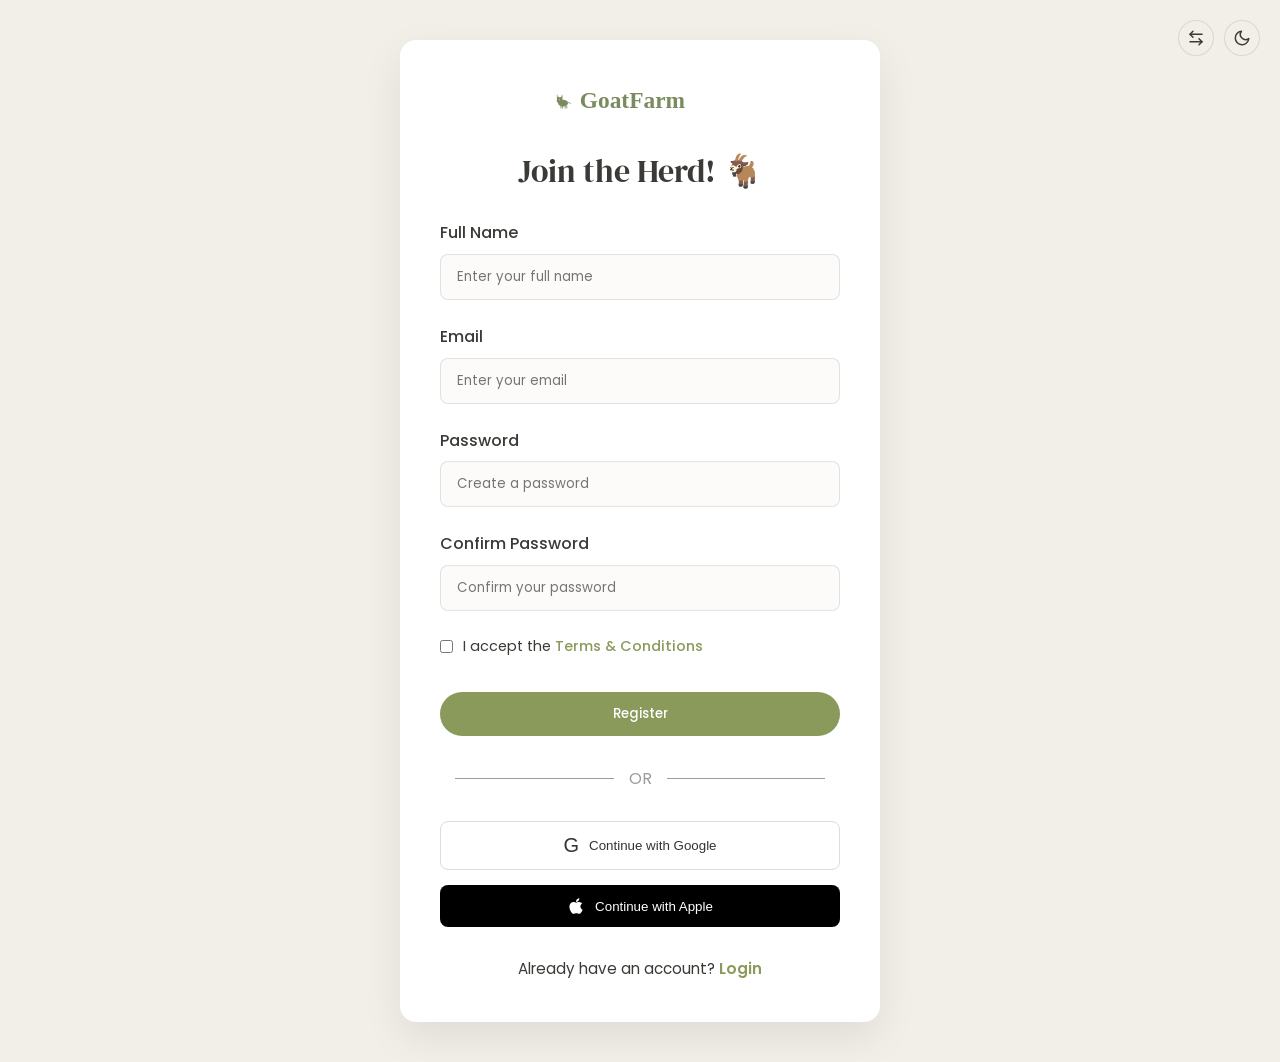
<file: register.html>
<!DOCTYPE html>
<html lang="en">

<head>
    <meta charset="UTF-8">
    <meta name="viewport" content="width=device-width, initial-scale=1.0">
    <title>Register | GoatFarm</title>
    <link
        href="https://fonts.googleapis.com/css2?family=DM+Serif+Display&family=Poppins:wght@300;400;500;600&display=swap"
        rel="stylesheet">
    <link rel="stylesheet" href="assets/css/style.css">
    <link rel="icon" type="image/svg+xml" href="assets/images/favicon.svg">
</head>

<body class="auth-page">

    <div class="auth-toggles">
        <button class="rtl-toggle theme-toggle" title="Toggle RTL">
            <svg viewBox="0 0 24 24" width="18" height="18" fill="none" stroke="currentColor" stroke-width="2"
                stroke-linecap="round" stroke-linejoin="round">
                <path d="M8 3 4 7l4 4"></path>
                <path d="M4 7h16"></path>
                <path d="m16 21 4-4-4-4"></path>
                <path d="M20 17H4"></path>
            </svg>
        </button>
        <button class="theme-toggle" title="Toggle Theme">
            <svg viewBox="0 0 24 24" width="20" height="20" fill="none" stroke="currentColor" stroke-width="2"
                stroke-linecap="round" stroke-linejoin="round">
                <path d="M21 12.79A9 9 0 1 1 11.21 3 7 7 0 0 0 21 12.79z"></path>
            </svg>
        </button>
    </div>

    <div class="auth-card animate-up" style="position: relative;">
        <a href="index.html" class="auth-logo"
            style="display: flex; justify-content: center; align-items: center; margin-bottom: 30px; width: 100%;">
            <img src="assets/images/logo.svg" alt="GoatFarm">
        </a>

        <h3 style="margin-bottom: 30px;">Join the Herd! 🐐</h3>

        <form action="dashboard.html" method="GET" style="display: flex; flex-direction: column; align-items: center;">
            <div class="form-group" style="width: 100%;">
                <label class="form-label">Full Name</label>
                <input type="text" class="form-input" placeholder="Enter your full name" required>
            </div>

            <div class="form-group" style="width: 100%;">
                <label class="form-label">Email</label>
                <input type="email" class="form-input" placeholder="Enter your email" required>
            </div>

            <div class="form-group" style="width: 100%;">
                <label class="form-label">Password</label>
                <input type="password" class="form-input" placeholder="Create a password" required>
            </div>

            <div class="form-group" style="width: 100%;">
                <label class="form-label">Confirm Password</label>
                <input type="password" class="form-input" placeholder="Confirm your password" required>
            </div>

            <div class="form-group checkbox-group" style="width: 100%; text-align: left;">
                <input type="checkbox" id="terms" required>
                <label for="terms" style="font-size: 0.9rem;">I accept the <a href="#"
                        style="color: var(--primary); font-weight: 500;">Terms & Conditions</a></label>
            </div>

            <button type="submit" class="btn btn-primary" style="width: 100%; margin-top: 10px;">Register</button>
        </form>

        <div class="auth-divider">OR</div>

        <button class="social-btn google-btn">
            <span style="font-size: 1.25rem;">G</span> Continue with Google
        </button>

        <button class="social-btn apple-btn">
            <svg viewBox="0 0 384 512" width="18" height="18" fill="currentColor">
                <path
                    d="M318.7 268.7c-.2-36.7 16.4-64.4 50-84.8-18.8-26.9-47.2-41.7-84.7-44.6-35.5-2.8-74.3 20.7-88.5 20.7-15 0-49.4-19.7-76.4-19.7C63.3 141.2 4 184.8 4 273.5q0 39.3 14.4 81.2c12.8 36.7 59 126.7 107.2 125.2 25.2-.6 43-17.9 75.8-17.9 31.8 0 48.3 17.9 76.4 17.9 48.6-.7 90.4-82.5 102.6-119.3-65.2-30.7-61.7-90-61.7-91.9zm-56.6-164.2c27.3-32.4 24.8-61.9 24-72.5-24.1 1.4-52 16.4-67.9 34.9-17.5 19.8-27.8 44.3-25.6 71.9 26.1 2 49.9-11.4 69.5-34.3z" />
            </svg> Continue with Apple
        </button>



        <div style="margin-top: 30px; font-size: 0.95rem;">
            Already have an account? <a href="login.html" style="color: var(--primary); font-weight: 600;">Login</a>
        </div>
    </div>

    <script src="assets/js/main.js"></script>
</body>

</html>
</file>
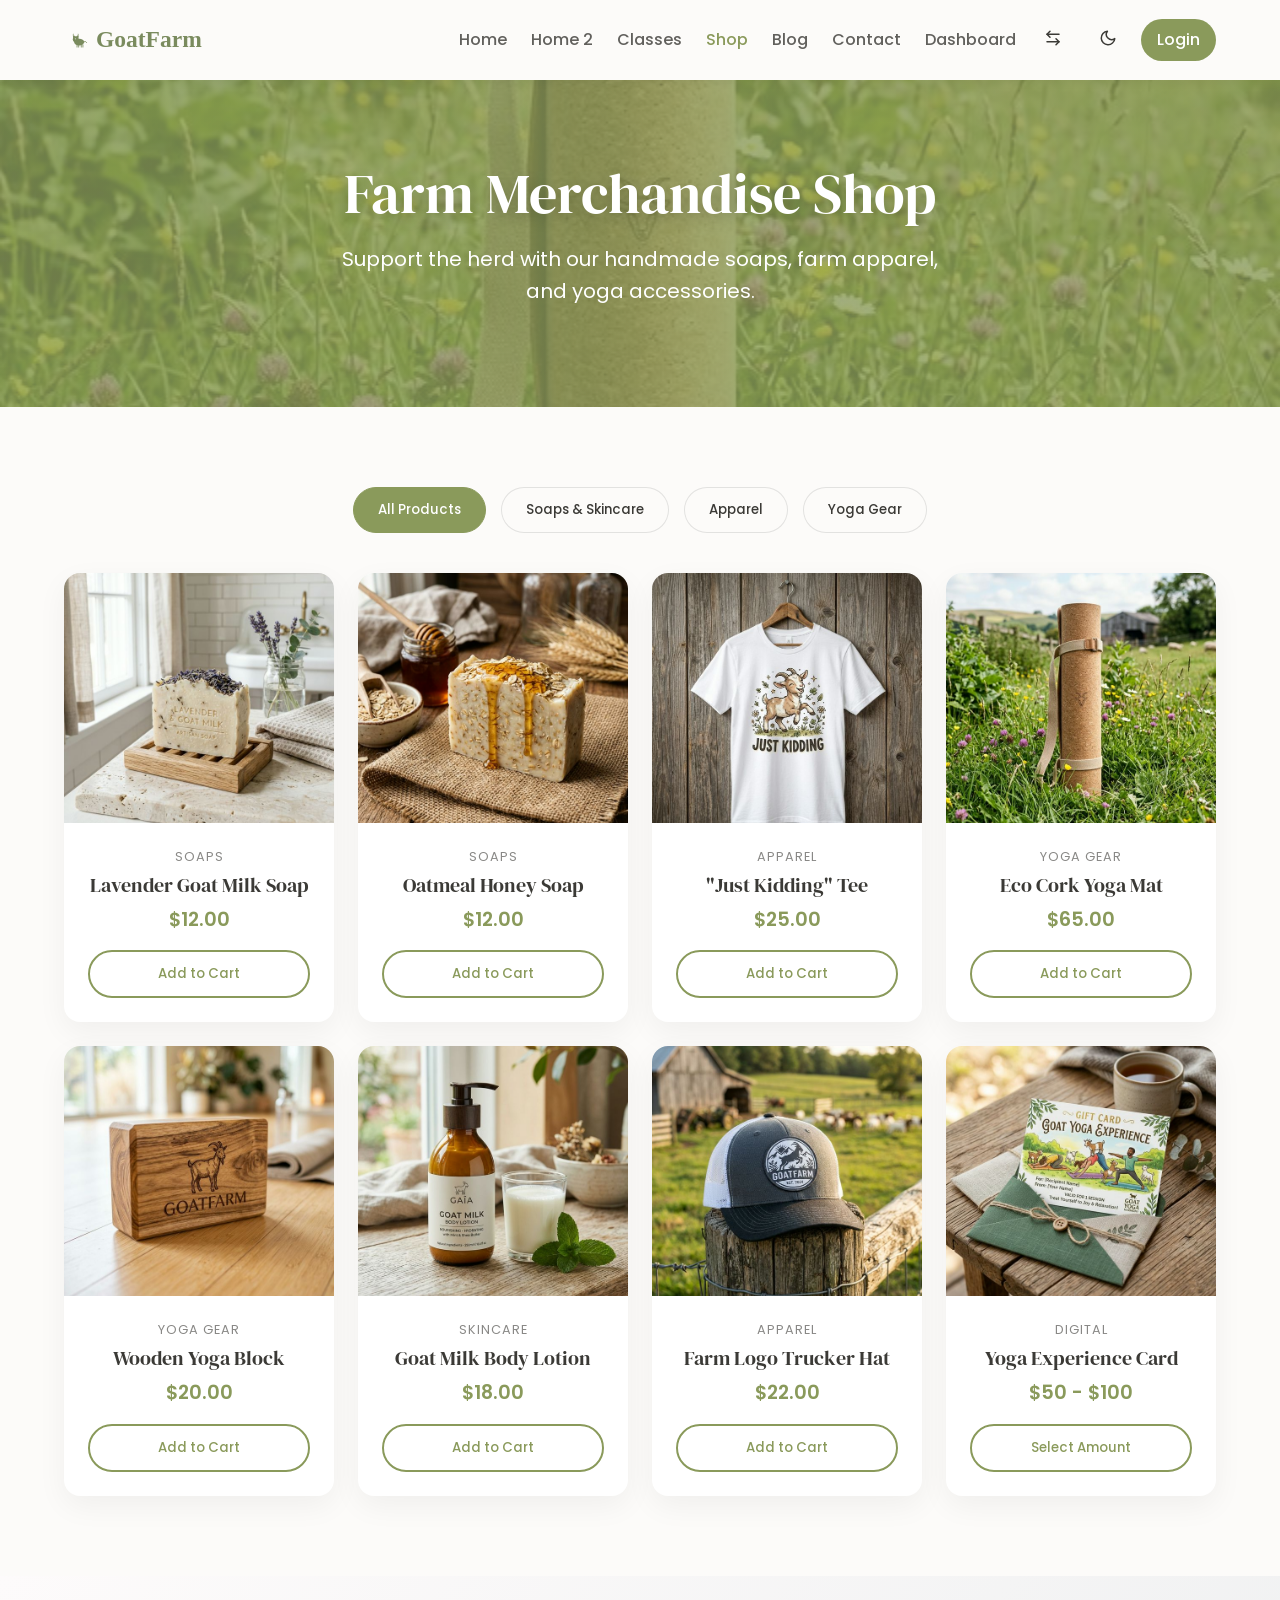
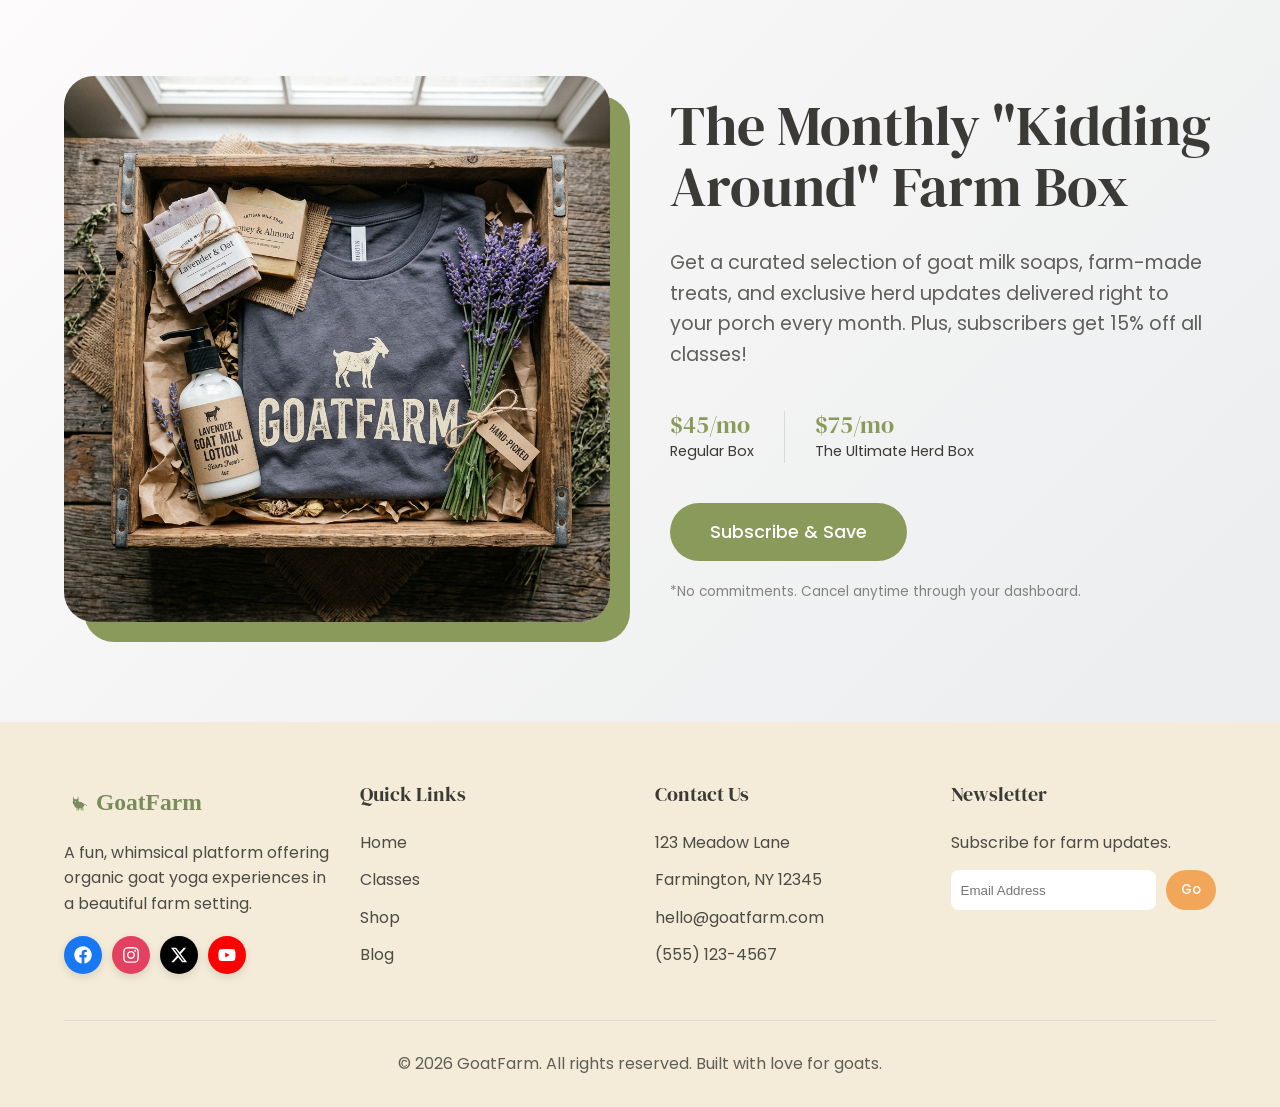
<file: shop.html>
<!DOCTYPE html>
<html lang="en">

<head>
    <meta charset="UTF-8">
    <meta name="viewport" content="width=device-width, initial-scale=1.0">
    <title>Farm Shop | GoatFarm</title>
    <link
        href="https://fonts.googleapis.com/css2?family=DM+Serif+Display&family=Poppins:wght@300;400;500;600&display=swap"
        rel="stylesheet">
    <link rel="stylesheet" href="assets/css/style.css">
    <link rel="icon" type="image/svg+xml" href="assets/images/favicon.svg">
    <style>
        .page-header {
            background: linear-gradient(rgba(138, 154, 91, 0.8), rgba(138, 154, 91, 0.8)), url('assets/images/yoga-mat.png');
            background-size: cover;
            background-position: center;
            padding: 160px 0 100px;
            text-align: center;
        }

        .filter-nav {
            display: flex;
            justify-content: center;
            gap: 15px;
            margin-bottom: 40px;
            flex-wrap: wrap;
        }

        .filter-nav .btn {
            background: var(--bg-color);
            border: 1px solid rgba(0, 0, 0, 0.1);
            color: var(--text-dark);
        }

        .filter-nav .btn.active {
            background: var(--primary);
            color: white;
            border-color: var(--primary);
        }

        @media (min-width: 768px) and (max-width: 1024px) {
            #shop-product-grid {
                grid-template-columns: repeat(2, 1fr) !important;
            }
        }

        @media (max-width: 1024px) {
            #shop-subscription-grid {
                display: flex !important;
                flex-direction: column;
                gap: 40px !important;
            }

            #shop-subscription-grid>div:first-child {
                order: 2;
                /* Image */
            }

            #shop-subscription-grid>div:last-child {
                order: 1;
                /* Heading & Content */
                text-align: center;
            }

            #shop-subscription-grid h2 {
                font-size: 2.5rem !important;
                margin-bottom: 20px !important;
            }

            #shop-subscription-grid img {
                max-width: 100%;
                margin: 0 auto;
            }
        }

        [data-theme="dark"] .subscription-section {
            background: linear-gradient(135deg, var(--bg-secondary) 0%, var(--bg-color) 100%) !important;
        }
    </style>
</head>

<body>

    <!-- Header / Navbar -->
    <header class="navbar">
        <div class="container nav-container">
            <a href="index.html" class="logo"><img src="assets/images/logo.svg" alt="GoatFarm"></a>
            <div class="nav-menu-wrapper"
                style="display:flex; justify-content: space-between; align-items: center; width:100%">

                <ul class="nav-menu" style="margin-left: auto; margin-right: 20px;">
                    <li class="nav-item"><a href="index.html">Home</a></li>
                    <li class="nav-item"><a href="index-2.html">Home 2</a></li>
                    <li class="nav-item"><a href="classes.html">Classes</a></li>
                    <li class="nav-item"><a href="shop.html">Shop</a></li>
                    <li class="nav-item"><a href="blog.html">Blog</a></li>
                    <li class="nav-item"><a href="contact.html">Contact</a></li>
                    <li class="nav-item"><a href="dashboard.html">Dashboard</a></li>
                </ul>
                <div class="nav-actions">
                    <button class="rtl-toggle theme-toggle" title="Toggle RTL" style="margin-right: 5px;">
                        <svg viewBox="0 0 24 24" width="18" height="18" fill="none" stroke="currentColor"
                            stroke-width="2" stroke-linecap="round" stroke-linejoin="round">
                            <path d="M8 3 4 7l4 4"></path>
                            <path d="M4 7h16"></path>
                            <path d="m16 21 4-4-4-4"></path>
                            <path d="M20 17H4"></path>
                        </svg>
                    </button>
                    <button class="theme-toggle">
                        <svg viewBox="0 0 24 24" width="18" height="18" fill="none" stroke="currentColor"
                            stroke-width="2" stroke-linecap="round" stroke-linejoin="round">
                            <path d="M21 12.79A9 9 0 1 1 11.21 3 7 7 0 0 0 21 12.79z"></path>
                        </svg>
                    </button>
                    <a href="login.html" class="btn btn-primary" style="padding: 8px 16px;">Login</a>
                </div>
            </div>
            <button class="hamburger">
                <span></span><span></span><span></span>
            </button>
        </div>
    </header>

    <div class="page-header"
        style="background: linear-gradient(rgba(138, 154, 91, 0.8), rgba(138, 154, 91, 0.8)), url('assets/images/yoga-mat.png'); background-size: cover; background-position: center; padding: 160px 0 100px;">
        <div class="container">
            <h1 class="animate-up" style="color: white; text-shadow: 0 5px 15px rgba(0,0,0,0.2);">Farm Merchandise Shop
            </h1>
            <p class="animate-up delay-1"
                style="color: white; opacity: 1; max-width: 600px; margin: 0 auto; font-size: 1.25rem;">Support the herd
                with our handmade soaps, farm apparel, and yoga accessories.</p>
        </div>
    </div>

    <!-- Shop Section -->
    <section class="section">
        <div class="container">
            <div class="filter-nav">
                <button class="btn active">All Products</button>
                <button class="btn">Soaps & Skincare</button>
                <button class="btn">Apparel</button>
                <button class="btn">Yoga Gear</button>
            </div>

            <div class="grid grid-4" id="shop-product-grid">
                <!-- Product 1 -->
                <div class="card">
                    <div class="card-img-wrapper" style="height: 250px;"><img src="assets/images/lavender-soap.png"
                            alt="Lavender Soap" class="card-img"></div>
                    <div class="card-body">
                        <span
                            style="font-size: 0.8rem; text-transform: uppercase; letter-spacing: 1px; color: var(--text-dark); opacity: 0.6; margin-bottom: 5px;">Soaps</span>
                        <h3 class="card-title" style="font-size: 1.25rem;">Lavender Goat Milk Soap</h3>
                        <p style="font-weight: 600; color: var(--primary); font-size: 1.2rem; margin-bottom: 15px;">
                            $12.00</p>
                        <button class="btn btn-outline" style="width: 100%;">Add to Cart</button>
                    </div>
                </div>

                <!-- Product 2 -->
                <div class="card">
                    <div class="card-img-wrapper" style="height: 250px;"><img src="assets/images/oatmeal-soap.png"
                            alt="Oatmeal Soap" class="card-img"></div>
                    <div class="card-body">
                        <span
                            style="font-size: 0.8rem; text-transform: uppercase; letter-spacing: 1px; color: var(--text-dark); opacity: 0.6; margin-bottom: 5px;">Soaps</span>
                        <h3 class="card-title" style="font-size: 1.25rem;">Oatmeal Honey Soap</h3>
                        <p style="font-weight: 600; color: var(--primary); font-size: 1.2rem; margin-bottom: 15px;">
                            $12.00</p>
                        <button class="btn btn-outline" style="width: 100%;">Add to Cart</button>
                    </div>
                </div>

                <!-- Product 3 -->
                <div class="card">
                    <div class="card-img-wrapper" style="height: 250px;"><img src="assets/images/t-shirt.png"
                            alt="Farm T-Shirt" class="card-img" style="object-position: top;"></div>
                    <div class="card-body">
                        <span
                            style="font-size: 0.8rem; text-transform: uppercase; letter-spacing: 1px; color: var(--text-dark); opacity: 0.6; margin-bottom: 5px;">Apparel</span>
                        <h3 class="card-title" style="font-size: 1.25rem;">"Just Kidding" Tee</h3>
                        <p style="font-weight: 600; color: var(--primary); font-size: 1.2rem; margin-bottom: 15px;">
                            $25.00</p>
                        <button class="btn btn-outline" style="width: 100%;">Add to Cart</button>
                    </div>
                </div>

                <!-- Product 4 -->
                <div class="card">
                    <div class="card-img-wrapper" style="height: 250px;"><img src="assets/images/yoga-mat.png"
                            alt="Eco Mat" class="card-img"></div>
                    <div class="card-body">
                        <span
                            style="font-size: 0.8rem; text-transform: uppercase; letter-spacing: 1px; color: var(--text-dark); opacity: 0.6; margin-bottom: 5px;">Yoga
                            Gear</span>
                        <h3 class="card-title" style="font-size: 1.25rem;">Eco Cork Yoga Mat</h3>
                        <p style="font-weight: 600; color: var(--primary); font-size: 1.2rem; margin-bottom: 15px;">
                            $65.00</p>
                        <button class="btn btn-outline" style="width: 100%;">Add to Cart</button>
                    </div>
                </div>

                <!-- Product 5 -->
                <div class="card">
                    <div class="card-img-wrapper" style="height: 250px;"><img src="assets/images/yoga-block.png"
                            alt="Yoga Block" class="card-img"></div>
                    <div class="card-body">
                        <span
                            style="font-size: 0.8rem; text-transform: uppercase; letter-spacing: 1px; color: var(--text-dark); opacity: 0.6; margin-bottom: 5px;">Yoga
                            Gear</span>
                        <h3 class="card-title" style="font-size: 1.25rem;">Wooden Yoga Block</h3>
                        <p style="font-weight: 600; color: var(--primary); font-size: 1.2rem; margin-bottom: 15px;">
                            $20.00</p>
                        <button class="btn btn-outline" style="width: 100%;">Add to Cart</button>
                    </div>
                </div>

                <!-- Product 6 -->
                <div class="card">
                    <div class="card-img-wrapper" style="height: 250px;"><img src="assets/images/lotion.png"
                            alt="Lotions" class="card-img"></div>
                    <div class="card-body">
                        <span
                            style="font-size: 0.8rem; text-transform: uppercase; letter-spacing: 1px; color: var(--text-dark); opacity: 0.6; margin-bottom: 5px;">Skincare</span>
                        <h3 class="card-title" style="font-size: 1.25rem;">Goat Milk Body Lotion</h3>
                        <p style="font-weight: 600; color: var(--primary); font-size: 1.2rem; margin-bottom: 15px;">
                            $18.00</p>
                        <button class="btn btn-outline" style="width: 100%;">Add to Cart</button>
                    </div>
                </div>

                <!-- Product 7 -->
                <div class="card">
                    <div class="card-img-wrapper" style="height: 250px;"><img src="assets/images/trucker-hat.png"
                            alt="Hat" class="card-img" style="object-position:top;"></div>
                    <div class="card-body">
                        <span
                            style="font-size: 0.8rem; text-transform: uppercase; letter-spacing: 1px; color: var(--text-dark); opacity: 0.6; margin-bottom: 5px;">Apparel</span>
                        <h3 class="card-title" style="font-size: 1.25rem;">Farm Logo Trucker Hat</h3>
                        <p style="font-weight: 600; color: var(--primary); font-size: 1.2rem; margin-bottom: 15px;">
                            $22.00</p>
                        <button class="btn btn-outline" style="width: 100%;">Add to Cart</button>
                    </div>
                </div>

                <!-- Product 8 -->
                <div class="card">
                    <div class="card-img-wrapper" style="height: 250px;"><img src="assets/images/gift-card.png"
                            alt="Gift Card" class="card-img"></div>
                    <div class="card-body">
                        <span
                            style="font-size: 0.8rem; text-transform: uppercase; letter-spacing: 1px; color: var(--text-dark); opacity: 0.6; margin-bottom: 5px;">Digital</span>
                        <h3 class="card-title" style="font-size: 1.25rem;">Yoga Experience Card</h3>
                        <p style="font-weight: 600; color: var(--primary); font-size: 1.2rem; margin-bottom: 15px;">$50
                            - $100</p>
                        <button class="btn btn-outline" style="width: 100%;">Select Amount</button>
                    </div>
                </div>
            </div>

        </div>
    </section>

    <!-- Subscription Box (New Section) -->
    <section class="section subscription-section"
        style="padding: 100px 0; background: linear-gradient(135deg, #fdfbfb 0%, #ebedee 100%);">
        <div class="container">
            <div class="grid grid-2" id="shop-subscription-grid" style="align-items: center; gap: 60px;">
                <div>
                    <img src="assets/images/farm-box.png" alt="Farm Box"
                        style="border-radius: 30px; box-shadow: 20px 20px 0 var(--primary);">
                </div>
                <div>
                    <h2 style="font-size: 3.5rem; line-height: 1.1; margin-bottom: 30px;">The Monthly "Kidding Around"
                        Farm Box</h2>
                    <p style="font-size: 1.2rem; opacity: 0.8; margin-bottom: 40px;">Get a curated selection of goat
                        milk soaps, farm-made treats, and exclusive herd updates delivered right to your porch every
                        month. Plus, subscribers get 15% off all classes!</p>
                    <div style="display: flex; gap: 30px; margin-bottom: 40px;">
                        <div>
                            <h4 style="font-size: 1.5rem; color: var(--primary);">$45/mo</h4>
                            <p style="font-size: 0.9rem;">Regular Box</p>
                        </div>
                        <div style="border-left: 1px solid rgba(0,0,0,0.1); padding-left: 30px;">
                            <h4 style="font-size: 1.5rem; color: var(--primary);">$75/mo</h4>
                            <p style="font-size: 0.9rem;">The Ultimate Herd Box</p>
                        </div>
                    </div>
                    <button class="btn btn-primary" style="padding: 16px 40px; font-size: 1.1rem;">Subscribe &
                        Save</button>
                    <p style="font-size: 0.85rem; margin-top: 20px; opacity: 0.6;">*No commitments. Cancel anytime
                        through your dashboard.</p>
                </div>
            </div>
        </div>
    </section>

    <footer class="footer">
        <div class="container">
            <div class="footer-grid">
                <div class="footer-col" style="text-align: left;">
                    <div style="margin-bottom: 1rem;"><img src="assets/images/logo.svg" alt="GoatFarm"></div>
                    <p>A fun, whimsical platform offering organic goat yoga experiences in a beautiful farm setting.</p>

                    <!-- ✅ Social Links added here -->
                    <div style="display: flex; gap: 10px; margin-top: 1.25rem;">
                        <a href="#" class="footer-social-link facebook" title="Facebook" aria-label="Facebook">
                            <svg xmlns="http://www.w3.org/2000/svg" viewBox="0 0 512 512" width="18" height="18"
                                fill="currentColor">
                                <path
                                    d="M504 256C504 119 393 8 256 8S8 119 8 256c0 123.78 90.69 226.38 209.25 245V327.69h-63V256h63v-54.64c0-62.15 37-96.48 93.67-96.48 27.14 0 55.52 4.84 55.52 4.84v61h-31.28c-30.8 0-40.41 19.12-40.41 38.73V256h68.78l-11 71.69h-57.78V501C413.31 482.38 504 379.78 504 256z" />
                            </svg>
                        </a>
                        <a href="#" class="footer-social-link instagram" title="Instagram" aria-label="Instagram">
                            <svg xmlns="http://www.w3.org/2000/svg" viewBox="0 0 448 512" width="18" height="18"
                                fill="currentColor">
                                <path
                                    d="M224.1 141c-63.6 0-114.9 51.3-114.9 114.9s51.3 114.9 114.9 114.9S339 319.5 339 255.9 287.7 141 224.1 141zm0 189.6c-41.1 0-74.7-33.5-74.7-74.7s33.5-74.7 74.7-74.7 74.7 33.5 74.7 74.7-33.6 74.7-74.7 74.7zm146.4-194.3c0 14.9-12 26.8-26.8 26.8-14.9 0-26.8-12-26.8-26.8s12-26.8 26.8-26.8 26.8 12 26.8 26.8zm76.1 27.2c-1.7-35.9-9.9-67.7-36.2-93.9-26.2-26.2-58-34.4-93.9-36.2-37-2.1-147.9-2.1-184.9 0-35.8 1.7-67.6 9.9-93.9 36.1s-34.4 58-36.2 93.9c-2.1 37-2.1 147.9 0 184.9 1.7 35.9 9.9 67.7 36.2 93.9s58 34.4 93.9 36.2c37 2.1 147.9 2.1 184.9 0 35.9-1.7 67.7-9.9 93.9-36.2 26.2-26.2 34.4-58 36.2-93.9 2.1-37 2.1-147.8 0-184.8zM398.8 388c-7.8 19.6-22.9 34.7-42.6 42.6-29.5 11.7-99.5 9-132.1 9s-102.7 2.6-132.1-9c-19.6-7.8-34.7-22.9-42.6-42.6-11.7-29.5-9-99.5-9-132.1s-2.6-102.7 9-132.1c7.8-19.6 22.9-34.7 42.6-42.6 29.5-11.7 99.5-9 132.1-9s102.7-2.6 132.1 9c19.6 7.8 34.7 22.9 42.6 42.6 11.7 29.5 9 99.5 9 132.1s2.7 102.7-9 132.1z" />
                            </svg>
                        </a>
                        <a href="#" class="footer-social-link twitter" title="X (Twitter)" aria-label="X (Twitter)">
                            <svg xmlns="http://www.w3.org/2000/svg" viewBox="0 0 512 512" width="18" height="18"
                                fill="currentColor">
                                <path
                                    d="M389.2 48h70.6L305.6 224.2 487 464H345L233.7 318.6 106.5 464H35.8L200.7 275.5 26.8 48H172.4L272.9 180.9 389.2 48zM364.4 421.8h39.1L151.1 88h-42L364.4 421.8z" />
                            </svg>
                        </a>
                        <a href="#" class="footer-social-link youtube" title="YouTube" aria-label="YouTube">
                            <svg xmlns="http://www.w3.org/2000/svg" viewBox="0 0 576 512" width="18" height="18"
                                fill="currentColor">
                                <path
                                    d="M549.655 124.083c-6.281-23.65-24.787-42.276-48.284-48.597C458.781 64 288 64 288 64S117.22 64 74.629 75.486c-23.497 6.322-42.003 24.947-48.284 48.597-11.412 42.867-11.412 132.305-11.412 132.305s0 89.438 11.412 132.305c6.281 23.65 24.787 41.5 48.284 47.821C117.22 448 288 448 288 448s170.78 0 213.371-11.486c23.497-6.321 42.003-24.171 48.284-47.821 11.412-42.867 11.412-132.305 11.412-132.305s0-89.438-11.412-132.305zm-317.51 213.508V175.185l142.739 81.205-142.739 81.201z" />
                            </svg>
                        </a>
                    </div>
                </div>

                <div class="footer-col" style="text-align: left;">
                    <h4>Quick Links</h4>
                    <ul class="footer-links">
                        <li><a href="index.html">Home</a></li>
                        <li><a href="classes.html">Classes</a></li>
                        <li><a href="shop.html">Shop</a></li>
                        <li><a href="blog.html">Blog</a></li>
                    </ul>
                </div>

                <div class="footer-col" style="text-align: left;">
                    <h4>Contact Us</h4>
                    <ul class="footer-links">
                        <li>123 Meadow Lane</li>
                        <li>Farmington, NY 12345</li>
                        <li><a href="mailto:hello@goatfarm.com">hello@goatfarm.com</a></li>
                        <li><a href="tel:+15551234567">(555) 123-4567</a></li>
                    </ul>
                </div>

                <div class="footer-col" style="text-align: left;">
                    <h4>Newsletter</h4>
                    <p style="margin-bottom: 15px;">Subscribe for farm updates.</p>
                    <form style="display: flex; gap: 10px;">
                        <input type="email" placeholder="Email Address"
                            style="padding: 10px; border-radius: 8px; border: none; flex-grow: 1;">
                        <button type="submit" class="btn btn-secondary" style="padding: 10px 15px;">Go</button>
                    </form>
                </div>
            </div>

            <div class="footer-bottom">
                &copy; 2026 GoatFarm. All rights reserved. Built with love for goats.
            </div>
        </div>
    </footer>
    <button class="back-to-top" title="Back to Top">↑</button>

    <script src="assets/js/main.js"></script>
</body>

</html>
</file>
<file: assets/css/style.css>
/* 1. CSS Variables */
:root {
  --primary: #8a9a5b;
  /* Sage green */
  --secondary: #f4ecd8;
  /* Cream/natural beige */
  --accent: #f2a65a;
  /* Soft coral/golden yellow */
  --text-dark: #3b3a36;
  /* Warm charcoal */
  --text-light: #fofofo;
  /* Off-white */
  --bg-color: #fcfbf9;
  --bg-secondary: #f2efe9;
  --card-bg: #ffffff;

  --border-radius: 16px;
  --transition: all 0.3s ease;

  --font-display: 'DM Serif Display', serif;
  --font-body: 'Poppins', sans-serif;

  --nav-height: 80px;
}

[data-theme="dark"] {
  --primary: #6b7a42;
  --secondary: #2c2b29;
  --accent: #d88e40;
  --text-dark: #f0f0f0;
  --text-light: #3b3a36;
  --bg-color: #1a1918;
  --bg-secondary: #252422;
  --card-bg: #2a2927;
}

/* 2. Reset & Base */
*,
*::before,
*::after {
  box-sizing: border-box;
}

* {
  margin: 0;
  padding: 0;
}

html {
  scroll-behavior: smooth;
}

body {
  font-family: var(--font-body);
  color: var(--text-dark);
  background-color: var(--bg-color);
  line-height: 1.6;
  overflow-x: hidden;
}

a {
  text-decoration: none;
  color: inherit;
}

ul {
  list-style: none;
}

img {
  max-width: 100%;
  display: block;
}

/* 3. Typography */
h1,
h2,
h3,
h4,
.brand-logo {
  font-family: var(--font-display);
  font-weight: 400;
  line-height: 1.2;
}

h1 {
  font-size: clamp(2.5rem, 5vw, 3.5rem);
  margin-bottom: 1rem;
}

h2 {
  font-size: clamp(2rem, 4vw, 2.75rem);
  margin-bottom: 1rem;
}

h3 {
  font-size: clamp(1.5rem, 3vw, 2rem);
  margin-bottom: 0.75rem;
}

/* 4. Layout Components */
.container {
  width: 100%;
  max-width: 1200px;
  margin: 0 auto;
  padding: 0 24px;
}

.section {
  padding: 80px 0;
}

.section-header {
  text-align: center;
  max-width: 800px;
  margin: 0 auto 3rem;
}

.section-header p {
  color: var(--text-dark);
  opacity: 0.8;
  font-size: 1.1rem;
}

/* Grids */
.grid {
  display: grid;
  gap: 24px;
}

.grid-2 {
  grid-template-columns: repeat(var(--col-count, 2), 1fr);
}

.grid-3 {
  grid-template-columns: repeat(var(--col-count, 3), 1fr);
}

.grid-4 {
  grid-template-columns: repeat(var(--col-count, 4), 1fr);
}

/* 5. Buttons & Components */
.btn {
  display: inline-flex;
  align-items: center;
  justify-content: center;
  padding: 12px 24px;
  border-radius: 50px;
  font-weight: 500;
  font-family: var(--font-body);
  cursor: pointer;
  border: none;
  transition: var(--transition);
  text-align: center;
}

.btn-primary {
  background-color: var(--primary);
  color: #fff;
}

.btn-primary:hover {
  opacity: 0.9;
  transform: translateY(-2px);
}

.btn-secondary {
  background-color: var(--accent);
  color: #fff;
}

.btn-secondary:hover {
  opacity: 0.9;
  transform: translateY(-2px);
}

.btn-outline {
  background-color: transparent;
  border: 2px solid var(--primary);
  color: var(--primary);
}

.btn-outline:hover {
  background-color: var(--primary);
  color: #fff;
}

/* Custom Checkbox */
.checkbox-group {
  display: flex;
  align-items: center;
  gap: 10px;
}

.checkbox-group input {
  cursor: pointer;
}

/* Cards */
.card {
  background: var(--card-bg);
  border-radius: var(--border-radius);
  overflow: hidden;
  box-shadow: 0 10px 30px rgba(0, 0, 0, 0.05);
  display: flex;
  flex-direction: column;
  transition: var(--transition);
  height: 100%;
}

.card:hover {
  transform: translateY(-5px);
  box-shadow: 0 15px 40px rgba(0, 0, 0, 0.08);
}

.card-img-wrapper {
  aspect-ratio: 4/3;
  overflow: hidden;
}

.card-img {
  width: 100%;
  height: 100%;
  object-fit: cover;
  transition: var(--transition);
}

.card:hover .card-img {
  transform: scale(1.05);
}

.card-body {
  padding: 24px;
  display: flex;
  flex-direction: column;
  flex-grow: 1;
  align-items: center;
  text-align: center;
}

.card-title {
  font-size: 1.5rem;
  margin-bottom: 0.5rem;
}

.card-text {
  opacity: 0.8;
  margin-bottom: 1.5rem;
  flex-grow: 1;
}

/* Forms */
.form-group {
  margin-bottom: 1.5rem;
  width: 100%;
  text-align: left;
}

.form-label {
  display: block;
  margin-bottom: 0.5rem;
  font-weight: 500;
}

.form-input {
  width: 100%;
  padding: 12px 16px;
  border: 1px solid rgba(0, 0, 0, 0.1);
  border-radius: 8px;
  background: var(--bg-color);
  color: var(--text-dark);
  font-family: var(--font-body);
  transition: var(--transition);
}

[data-theme="dark"] .form-input {
  border-color: rgba(255, 255, 255, 0.1);
}

.form-input:focus {
  outline: none;
  border-color: var(--primary);
  box-shadow: 0 0 0 3px rgba(138, 154, 91, 0.2);
}

/* 6. Navigation */
.navbar {
  position: fixed;
  top: 0;
  left: 0;
  width: 100%;
  height: var(--nav-height);
  background-color: var(--bg-color);
  box-shadow: 0 2px 10px rgba(0, 0, 0, 0.05);
  z-index: 1000;
  transition: var(--transition);
  display: flex;
  align-items: center;
}

.nav-container {
  display: flex;
  justify-content: space-between;
  align-items: center;
  width: 100%;
}

.brand-logo {
  font-size: 1.75rem;
  font-weight: 700;
  color: var(--primary);
  display: flex;
  align-items: center;
}

/* Logo Image Standardization - SAME SIZE EVERYWHERE */
.logo img,
.footer-col img,
.footer-logo img,
a.logo img,
header .logo img,
footer .logo img,
header img[alt="GoatFarm"],
footer img[alt="GoatFarm"],
.mobile-menu-logo img,
.auth-logo img {
  height: 42px !important;
  width: auto !important;
  display: block !important;
  max-width: none !important;
}

/* Tablet - keep same as desktop */
@media (max-width: 1024px) and (min-width: 769px) {

  .logo img,
  .footer-col img,
  .footer-logo img,
  a.logo img,
  header .logo img,
  footer .logo img,
  header img[alt="GoatFarm"],
  footer img[alt="GoatFarm"],
  .mobile-menu-logo img,
  .auth-logo img {
    height: 42px !important;
  }
}

/* Mobile - smaller */
@media (max-width: 768px) {

  .logo img,
  .footer-col img,
  .footer-logo img,
  a.logo img,
  header .logo img,
  footer .logo img,
  header img[alt="GoatFarm"],
  footer img[alt="GoatFarm"],
  .mobile-menu-logo img,
  .auth-logo img {
    height: 38px !important;
  }
}

@media (max-width: 480px) {

  .logo img,
  .footer-col img,
  .footer-logo img,
  a.logo img,
  header .logo img,
  footer .logo img,
  header img[alt="GoatFarm"],
  footer img[alt="GoatFarm"],
  .mobile-menu-logo img,
  .auth-logo img {
    height: 35px !important;
  }
}

.nav-menu {
  display: flex;
  align-items: center;
  gap: 1.5rem;
}

.nav-item a {
  font-weight: 500;
  opacity: 0.8;
  transition: var(--transition);
}

.nav-item a:hover,
.nav-item a.active {
  opacity: 1;
  color: var(--primary);
}

.nav-actions {
  display: flex;
  align-items: center;
  gap: 1rem;
}

.theme-toggle {
  background: none;
  border: none;
  font-size: 1.25rem;
  cursor: pointer;
  color: var(--text-dark);
  padding: 8px;
  border-radius: 50%;
  transition: var(--transition);
}

.theme-toggle:hover {
  background: rgba(0, 0, 0, 0.05);
}

.hamburger {
  display: none;
  flex-direction: column;
  gap: 5px;
  cursor: pointer;
  background: none;
  border: none;
  padding: 5px;
}

.hamburger span {
  display: block;
  width: 25px;
  height: 3px;
  background-color: var(--text-dark);
  transition: var(--transition);
}

/* Mobile Menu */
@media (max-width: 1023px) {
  .hamburger {
    display: flex;
  }

  .nav-menu-wrapper {
    position: fixed;
    top: var(--nav-height);
    right: -100%;
    width: 300px;
    height: calc(100vh - var(--nav-height));
    background-color: var(--bg-color);
    box-shadow: -5px 0 15px rgba(0, 0, 0, 0.05);
    flex-direction: column;
    transition: var(--transition);
    padding: 2rem;
  }

  .nav-menu-wrapper.active {
    right: 0;
  }

  .mobile-menu-logo {
    display: none !important;
  }

  .nav-menu {
    flex-direction: column;
    align-items: flex-start;
    gap: 1rem;
    width: 100%;
  }

  .nav-actions {
    flex-direction: column;
    align-items: flex-start;
    gap: 1rem;
    width: 100%;
    margin-top: 1rem;
    border-top: 1px solid rgba(0, 0, 0, 0.1);
    padding-top: 1rem;
  }
}

/* 7. Footer */
.footer {
  background-color: var(--secondary);
  color: var(--text-dark);
  padding: 60px 0 30px;
}

.footer-grid {
  display: grid;
  grid-template-columns: repeat(4, 1fr);
  gap: 30px;
  margin-bottom: 40px;
}

.footer-col h4 {
  font-family: var(--font-display);
  font-size: 1.25rem;
  margin-bottom: 1.5rem;
}

.footer-col p,
.footer-col ul {
  opacity: 0.9;
}

.footer-links li {
  margin-bottom: 0.75rem;
}

.footer-links a {
  transition: var(--transition);
}

.footer-links a:hover {
  opacity: 0.8;
  padding-left: 5px;
}

.footer-bottom {
  text-align: center;
  padding-top: 30px;
  border-top: 1px solid rgba(0, 0, 0, 0.1);
  opacity: 0.8;
}

/* 8. Specific Sections */

/* Hero Section */
.hero {
  padding-top: calc(var(--nav-height) + 60px);
  padding-bottom: 60px;
  min-height: 90vh;
  display: flex;
  align-items: center;
}

.hero-content {
  text-align: center;
  max-width: 800px;
  margin: 0 auto;
}

.hero-title {
  margin-bottom: 24px;
}

.hero-subtitle {
  font-size: 1.25rem;
  margin-bottom: 32px;
  opacity: 0.9;
}

.hero-actions {
  display: flex;
  gap: 16px;
  justify-content: center;
  margin-bottom: 48px;
}

.hero-img-container {
  border-radius: 24px;
  overflow: hidden;
  box-shadow: 0 20px 40px rgba(0, 0, 0, 0.1);
  height: 600px;
  width: 100%;
}

.hero-img {
  width: 100%;
  height: 100%;
  object-fit: cover;
}

/* Hero 2 - Split screen */
.hero-split {
  padding-top: calc(var(--nav-height) + 40px);
  min-height: 100vh;
  display: grid;
  grid-template-columns: 1fr 1fr;
  align-items: center;
  gap: 40px;
  text-align: left;
}

.hero-split .hero-content {
  text-align: left;
  margin: 0;
}

.hero-split .hero-actions {
  justify-content: flex-start;
}

/* Dashboard */
.dashboard-layout {
  display: grid;
  grid-template-columns: 250px 1fr;
  gap: 30px;
  margin-top: calc(var(--nav-height) + 40px);
  margin-bottom: 80px;
}

.dashboard-sidebar {
  background: var(--card-bg);
  padding: 24px;
  border-radius: var(--border-radius);
  height: max-content;
  position: sticky;
  top: calc(var(--nav-height) + 40px);
}

.sidebar-nav {
  display: flex;
  flex-direction: column;
  gap: 10px;
}

.sidebar-link {
  padding: 12px 16px;
  border-radius: 8px;
  transition: var(--transition);
  font-weight: 500;
}

.sidebar-link:hover,
.sidebar-link.active {
  background: var(--primary);
  color: #fff;
}

.dashboard-card {
  background: var(--card-bg);
  padding: 30px;
  border-radius: var(--border-radius);
  margin-bottom: 30px;
}

/* Table Style */
.data-table {
  width: 100%;
  border-collapse: collapse;
  margin-top: 20px;
}

.data-table th,
.data-table td {
  padding: 15px;
  text-align: left;
  border-bottom: 1px solid rgba(0, 0, 0, 0.1);
}

[data-theme="dark"] .data-table th,
[data-theme="dark"] .data-table td {
  border-color: rgba(255, 255, 255, 0.1);
}

/* Auth Layout */
.auth-page {
  min-height: 100vh;
  display: flex;
  align-items: center;
  justify-content: center;
  padding: 40px 20px;
  background: var(--bg-secondary);
}

.auth-card {
  background: var(--card-bg);
  width: 100%;
  max-width: 480px;
  padding: 40px;
  border-radius: var(--border-radius);
  box-shadow: 0 15px 40px rgba(0, 0, 0, 0.08);
  text-align: center;
}

.auth-logo {
  font-size: 2rem;
  color: var(--primary);
  margin-bottom: 30px;
  display: inline-block;
  font-family: var(--font-display);
}

.auth-divider {
  display: flex;
  align-items: center;
  margin: 30px 0;
  color: var(--text-dark);
  opacity: 0.5;
}

.auth-divider::before,
.auth-divider::after {
  content: '';
  flex: 1;
  height: 1px;
  background: currentColor;
  margin: 0 15px;
}

.social-btn {
  width: 100%;
  padding: 12px;
  border-radius: 8px;
  font-weight: 500;
  margin-bottom: 15px;
  display: flex;
  align-items: center;
  justify-content: center;
  gap: 10px;
  cursor: pointer;
  transition: var(--transition);
}

.google-btn {
  background: #fff;
  color: #333;
  border: 1px solid #ddd;
}

.google-btn:hover {
  background: #f5f5f5;
}

.email-btn:hover {
  background: #222;
}

.apple-btn {
  background: #000;
  color: #fff;
  border: none;
}

.apple-btn:hover {
  background: #333;
}

.auth-toggles {
  position: fixed;
  top: 20px;
  right: 20px;
  display: flex;
  gap: 10px;
  z-index: 1000;
}

.auth-toggles button {
  background: var(--bg-secondary);
  border: 1px solid rgba(0, 0, 0, 0.1);
  width: 36px;
  height: 36px;
  border-radius: 50%;
  display: flex;
  align-items: center;
  justify-content: center;
  cursor: pointer;
  transition: var(--transition);
}

[data-theme="dark"] .auth-toggles button {
  background: var(--card-bg);
  border-color: rgba(255, 255, 255, 0.1);
}

.auth-toggles button:hover {
  background: var(--primary);
  color: #fff;
}

/* Contact Page specific */
.contact-layout {
  display: grid;
  grid-template-columns: 1fr 1fr;
  gap: 40px;
}

.contact-form {
  background: var(--card-bg);
  padding: 40px;
  border-radius: var(--border-radius);
}

/* Animations */
.animate-up {
  opacity: 0;
  transform: translateY(30px);
  animation: slideUp 0.8s forwards;
}

.delay-1 {
  animation-delay: 0.2s;
}

.delay-2 {
  animation-delay: 0.4s;
}

.delay-3 {
  animation-delay: 0.6s;
}

@keyframes slideUp {
  to {
    opacity: 1;
    transform: translateY(0);
  }
}

/* 9. Responsive Rules */

/* Tablet & Mobile Grid Setup */
@media (max-width: 1024px) {
  .grid-4 {
    --col-count: 2;
  }

  .grid-3 {
    --col-count: 2;
  }

  /* Footer */
  .footer-grid {
    text-align: center;
  }

  .hero-split {
    grid-template-columns: 1fr;
    text-align: center;
    gap: 30px;
    padding-top: calc(var(--nav-height) + 20px);
  }

  .hero-split .hero-content {
    text-align: center;
  }

  .hero-split .hero-actions {
    justify-content: center;
  }

  .hero-img-container {
    height: 400px;
  }
}

/* Mobile Specific */
@media (max-width: 768px) {

  .grid-4,
  .grid-3,
  .grid-2 {
    --col-count: 1;
  }

  .hero-actions {
    flex-direction: column;
  }

  .hero-actions .btn {
    width: 100%;
  }

  .contact-layout {
    grid-template-columns: 1fr;
  }

  /* Contact page specific fix */
  .contact-section {
    padding: 40px 16px;
    width: 100%;
    box-sizing: border-box;
  }

  .contact-form {
    padding: 30px 20px;
    width: 100%;
    box-sizing: border-box;
  }

  /* Centered elements */
  .footer-grid {
    grid-template-columns: repeat(2, 1fr);
    text-align: center;
  }

  .content-centered {
    text-align: center;
  }
}

@media (max-width: 767px) {
  .footer-grid {
    grid-template-columns: 1fr;
  }

  .dashboard-layout {
    grid-template-columns: 1fr;
  }

  .dashboard-sidebar {
    position: static;
  }

  .hero-split {
    grid-template-columns: 1fr;
    text-align: center;
  }

  .hero-img-container {
    height: 300px;
  }

  .hero-split .hero-content {
    text-align: center;
  }

  .hero-split .hero-actions {
    justify-content: center;
  }
}

@media (max-width: 360px) {
  .container {
    padding: 0 16px;
  }

  h1 {
    font-size: 28px;
  }

  h2 {
    font-size: 24px;
  }

  body {
    font-size: 14px;
  }

  .section {
    padding: 40px 0;
  }

  .contact-form form {
    width: 100%;
  }

  .form-input {
    width: 100%;
    max-width: 100%;
    box-sizing: border-box;
  }
}

@media (max-width: 1024px) {

  #home-upcoming-classes,
  #home-testimonials-grid,
  #home2-experience-highlights,
  #home2-scenic-sanctuary,
  #home2-farm-stats {
    --col-count: 3;
  }
}

@media (max-width: 768px) {

  #home-upcoming-classes,
  #home-testimonials-grid,
  #home2-experience-highlights,
  #home2-farm-stats {
    --col-count: 1;
  }

  #home2-scenic-sanctuary {
    --col-count: 2;
  }

  #home2-scenic-sanctuary .card:last-child {
    grid-column: 1 / -1;
    width: calc(50% - 12px);
    margin: 0 auto;
  }
}

@media (max-width: 500px) {
  #home2-scenic-sanctuary {
    --col-count: 1;
  }

  #home2-scenic-sanctuary .card:last-child {
    grid-column: auto;
    width: 100%;
    margin: 0;
  }
}

/* Back to Top Button */
.back-to-top {
  position: fixed;
  bottom: 30px;
  right: 30px;
  width: 50px;
  height: 50px;
  background: var(--primary);
  color: white;
  border-radius: 50%;
  display: flex;
  align-items: center;
  justify-content: center;
  font-size: 1.5rem;
  cursor: pointer;
  box-shadow: 0 10px 20px rgba(0, 0, 0, 0.1);
  opacity: 0;
  visibility: hidden;
  transition: all 0.3s ease;
  z-index: 900;
  border: none;
  font-weight: bold;
}

.back-to-top.show {
  opacity: 1;
  visibility: visible;
}

.back-to-top:hover {
  transform: translateY(-5px);
  background: var(--accent);
  color: var(--text-dark);
}

@media (max-width: 768px) {
  .back-to-top {
    bottom: 20px;
    right: 20px;
    width: 45px;
    height: 45px;
  }
}

/* Footer Social Links */
.footer-social-link {
  display: inline-flex;
  align-items: center;
  justify-content: center;
  width: 38px;
  height: 38px;
  border-radius: 50%;
  color: #fff;
  text-decoration: none;
  transition: transform 0.25s ease, box-shadow 0.25s ease, filter 0.25s ease;
  box-shadow: 0 3px 8px rgba(0, 0, 0, 0.12);
}

.footer-social-link:hover {
  transform: translateY(-4px) scale(1.1);
  filter: brightness(1.15);
  box-shadow: 0 8px 18px rgba(0, 0, 0, 0.18);
}

.footer-social-link.facebook {
  background: #1877F2;
}

.footer-social-link.instagram {
  background: #E4405F;
}

.footer-social-link.twitter {
  background: #000000;
}

.footer-social-link.youtube {
  background: #FF0000;
}
</file>
<file: assets/css/dashboard.css>
/* 1. CSS Variables */
:root {
    /* Primary Colors */
    --primary: #8a9a5b;
    /* Sage Green */
    --secondary: #f4ecd8;
    /* Cream */
    --accent: #f2a65a;
    /* Golden Orange */

    /* Status Colors */
    --success: #6CA54C;
    --warning: #f2a65a;
    --danger: #e74c3c;
    --info: #3498db;

    /* Backgrounds */
    --bg-color: #fcfbf9;
    --bg-secondary: #f2efe9;
    --card-bg: #ffffff;
    --border-color: #e5e5e5;

    /* Text */
    --text-dark: #3b3a36;
    --text-light: #f0f0f0;

    /* Layout */
    --topbar-height: 70px;
    --sidebar-width: 260px;

    /* Fonts */
    --font-display: 'DM Serif Display', serif;
    --font-body: 'Poppins', sans-serif;

    /* Effects */
    --transition: all 0.3s cubic-bezier(0.4, 0, 0.2, 1);
    --shadow-sm: 0 2px 4px rgba(0, 0, 0, 0.05);
    --shadow-md: 0 4px 12px rgba(0, 0, 0, 0.08);
    --shadow-lg: 0 8px 24px rgba(0, 0, 0, 0.12);
}

[data-theme="dark"] {
    --primary: #9aaa6b;
    --bg-color: #1a1918;
    --bg-secondary: #252422;
    --card-bg: #2a2927;
    --border-color: #3a3937;
    --text-dark: #f0f0f0;
    --text-light: #3b3a36;
}

/* 2. Reset & Base Styles */
* {
    margin: 0;
    padding: 0;
    box-sizing: border-box;
}

body {
    font-family: var(--font-body);
    background-color: var(--bg-color);
    color: var(--text-dark);
    line-height: 1.6;
}

a {
    text-decoration: none;
    color: inherit;
}

ul {
    list-style: none;
}

h1,
h2,
h3,
h4,
h5 {
    font-family: var(--font-display);
    font-weight: normal;
}

/* 3. Topbar Styles */
.dashboard-topbar {
    position: fixed;
    top: 0;
    left: 0;
    width: 100%;
    height: var(--topbar-height);
    background-color: var(--card-bg);
    border-bottom: 1px solid var(--border-color);
    box-shadow: var(--shadow-sm);
    display: flex;
    justify-content: space-between;
    align-items: center;
    padding: 0 24px;
    z-index: 1000;
}

.topbar-left {
    display: flex;
    align-items: center;
    gap: 16px;
}

.brand-logo {
    font-family: var(--font-display);
    font-size: 1.5rem;
    color: var(--primary);
    font-weight: bold;
}

.hamburger {
    display: none;
    background: none;
    border: none;
    cursor: pointer;
    flex-direction: column;
    gap: 5px;
    padding: 5px;
}

.hamburger span {
    display: block;
    width: 24px;
    height: 3px;
    background-color: var(--text-dark);
    border-radius: 2px;
    transition: var(--transition);
}

.topbar-right {
    display: flex;
    align-items: center;
    gap: 20px;
}

.icon-btn {
    background: none;
    border: none;
    font-size: 1.25rem;
    cursor: pointer;
    color: var(--text-dark);
    padding: 4px;
}

.profile-btn {
    margin-left: 4px;
}

/* 4. Sidebar Styles */
.dashboard-sidebar {
    position: fixed;
    left: 0;
    top: var(--topbar-height);
    width: var(--sidebar-width);
    height: calc(100vh - var(--topbar-height));
    background-color: var(--card-bg);
    border-right: 1px solid var(--border-color);
    transition: var(--transition);
    z-index: 900;
    display: flex;
    flex-direction: column;
}

.sidebar-user {
    padding: 24px 20px;
    border-bottom: 1px solid var(--border-color);
    text-align: center;
}

.sidebar-avatar {
    width: 64px;
    height: 64px;
    background-color: var(--bg-secondary);
    border-radius: 50%;
    margin: 0 auto 12px;
    display: flex;
    align-items: center;
    justify-content: center;
    font-size: 2rem;
}

.sidebar-nav {
    flex: 1;
    overflow-y: auto;
    padding: 20px 16px;
    display: flex;
    flex-direction: column;
    gap: 8px;
}

.nav-link {
    display: flex;
    align-items: center;
    gap: 12px;
    padding: 12px 16px;
    border-radius: 10px;
    font-weight: 500;
    transition: var(--transition);
}

.nav-link:hover {
    background-color: var(--bg-secondary);
}

.nav-link.active {
    background-color: var(--primary);
    color: #fff;
}

.nav-logout {
    border-top: 1px solid var(--border-color);
    padding: 16px;
    margin-top: auto;
}

.nav-logout a {
    color: var(--danger);
    width: 100%;
    justify-content: flex-start;
}

/* 5. Main Content Styles */
.dashboard-main {
    margin-left: var(--sidebar-width);
    margin-top: var(--topbar-height);
    padding: 32px;
    min-height: calc(100vh - var(--topbar-height));
    transition: var(--transition);
}

.content-header {
    display: flex;
    justify-content: space-between;
    align-items: center;
    margin-bottom: 32px;
    flex-wrap: wrap;
    gap: 16px;
}

.content-header h1 {
    font-size: 2rem;
    margin-bottom: 4px;
}

.subtitle {
    opacity: 0.7;
    font-size: 1rem;
}

/* 6. Component Styles */
.stats-grid {
    display: grid;
    grid-template-columns: repeat(auto-fit, minmax(240px, 1fr));
    gap: 20px;
    margin-bottom: 32px;
}

.stat-card {
    background: var(--card-bg);
    padding: 24px;
    border-radius: 16px;
    box-shadow: var(--shadow-sm);
    display: flex;
    align-items: flex-start;
    gap: 16px;
    transition: var(--transition);
    border: 1px solid var(--border-color);
}

.stat-card:hover {
    transform: translateY(-4px);
    box-shadow: var(--shadow-md);
}

.stat-icon {
    font-size: 2rem;
    background: var(--bg-secondary);
    width: 50px;
    height: 50px;
    display: flex;
    align-items: center;
    justify-content: center;
    border-radius: 12px;
}

.stat-value {
    font-size: 1.75rem;
    font-family: var(--font-body);
    font-weight: bold;
    line-height: 1;
    margin-bottom: 4px;
}

.stat-label {
    opacity: 0.8;
    font-size: 0.9rem;
    margin-bottom: 8px;
}

.stat-trend {
    font-size: 0.8rem;
    font-weight: 500;
}

.stat-trend.positive {
    color: var(--success);
}

.stat-trend.neutral {
    color: var(--info);
}

.content-section {
    background: var(--card-bg);
    padding: 28px;
    border-radius: 16px;
    margin-bottom: 24px;
    border: 1px solid var(--border-color);
    box-shadow: var(--shadow-sm);
}

.section-header {
    display: flex;
    justify-content: space-between;
    align-items: center;
    margin-bottom: 24px;
}

.section-header h2 {
    font-size: 1.5rem;
}

.btn-primary {
    background: var(--primary);
    color: white;
    padding: 10px 20px;
    border-radius: 8px;
    font-weight: 500;
    border: none;
    cursor: pointer;
    transition: var(--transition);
    display: inline-flex;
    align-items: center;
    justify-content: center;
    gap: 8px;
}

.btn-primary:hover {
    background: #6b7a42;
    transform: translateY(-2px);
    box-shadow: var(--shadow-md);
}

.btn-outline {
    background: transparent;
    color: var(--primary);
    padding: 10px 20px;
    border-radius: 8px;
    font-weight: 500;
    border: 1px solid var(--primary);
    cursor: pointer;
    transition: var(--transition);
}

.btn-outline:hover {
    background: var(--primary);
    color: white;
}

.btn-sm {
    padding: 6px 12px;
    font-size: 0.85rem;
}

/* DATA TABLES */
.table-responsive {
    overflow-x: scroll;
    padding-bottom: 8px;
    -webkit-overflow-scrolling: touch;
    scrollbar-width: auto;
    scrollbar-color: var(--primary) var(--bg-secondary);
}

.table-responsive::-webkit-scrollbar {
    -webkit-appearance: none;
    height: 8px;
    display: block;
}

.table-responsive::-webkit-scrollbar-track {
    background: var(--bg-secondary);
    border-radius: 4px;
}

.table-responsive::-webkit-scrollbar-thumb {
    background: var(--primary);
    border-radius: 4px;
}

.table-responsive::-webkit-scrollbar-thumb:hover {
    background: #6b7a42;
}

.data-table {
    width: 100%;
    border-collapse: collapse;
    font-size: 0.9rem;
    min-width: 900px;
}

.data-table thead {
    background: var(--bg-secondary);
}

.data-table th {
    padding: 16px;
    text-align: left;
    font-weight: 600;
    border-bottom: 2px solid var(--border-color);
    white-space: nowrap;
}

.data-table td {
    padding: 16px;
    border-bottom: 1px solid var(--border-color);
    vertical-align: middle;
}

.data-table tbody tr {
    transition: var(--transition);
}

.data-table tbody tr:hover {
    background: var(--bg-secondary);
}

.action-link {
    color: var(--primary);
    font-weight: 600;
    cursor: pointer;
    margin-right: 12px;
}

/* BADGES */
.badge {
    padding: 6px 12px;
    border-radius: 20px;
    font-size: 0.8rem;
    font-weight: 600;
    display: inline-block;
}

.badge-success {
    background: rgba(138, 154, 91, 0.15);
    color: var(--success);
}

.badge-warning {
    background: rgba(242, 166, 90, 0.15);
    color: var(--warning);
}

.badge-danger {
    background: rgba(231, 76, 60, 0.15);
    color: var(--danger);
}

.badge-neutral {
    background: var(--bg-secondary);
    color: var(--text-dark);
}

/* ACTIVITY ITEMS */
.activity-item {
    display: flex;
    align-items: flex-start;
    gap: 16px;
    padding: 16px;
    background: var(--bg-color);
    border-radius: 12px;
    margin-bottom: 12px;
}

.activity-item:last-child {
    margin-bottom: 0;
}

.activity-icon {
    width: 48px;
    height: 48px;
    background: var(--card-bg);
    border-radius: 12px;
    display: flex;
    align-items: center;
    justify-content: center;
    font-size: 1.5rem;
    flex-shrink: 0;
    border: 1px solid var(--border-color);
}

.activity-content h4 {
    margin-bottom: 4px;
    font-family: var(--font-body);
    font-weight: 600;
}

.activity-content p {
    font-size: 0.9rem;
    opacity: 0.8;
    margin-bottom: 4px;
}

.activity-time {
    font-size: 0.8rem;
    opacity: 0.6;
}

/* WAIVER CARD */
.waiver-card {
    background: rgba(138, 154, 91, 0.05);
    border: 1px solid var(--primary);
    padding: 24px;
    border-radius: 16px;
    display: flex;
    justify-content: space-between;
    align-items: center;
    flex-wrap: wrap;
    gap: 20px;
}

/* 7. RTL Support */
[dir="rtl"] .dashboard-sidebar {
    left: auto;
    right: 0;
    border-right: none;
    border-left: 1px solid var(--border-color);
}

[dir="rtl"] .dashboard-main {
    margin-left: 0;
    margin-right: var(--sidebar-width);
}

[dir="rtl"] .data-table th,
[dir="rtl"] .data-table td {
    text-align: right;
}

[dir="rtl"] .action-link {
    margin-right: 0;
    margin-left: 12px;
}

/* 8. Responsive Breakpoints */


@media (max-width: 1024px) {
    .stats-grid {
        grid-template-columns: repeat(2, 1fr);
    }
}

@media (max-width: 768px) {
    .hamburger {
        display: flex;
    }



    .dashboard-topbar {
        padding: 0 16px;
    }

    .topbar-right {
        gap: 10px;
    }

    .theme-toggle {
        display: block !important;
    }

    .dashboard-sidebar {
        transform: translateX(-100%);
        box-shadow: var(--shadow-lg);
    }

    .dashboard-sidebar.active {
        transform: translateX(0);
    }

    [dir="rtl"] .dashboard-sidebar {
        transform: translateX(100%);
    }

    [dir="rtl"] .dashboard-sidebar.active {
        transform: translateX(0);
    }

    .dashboard-main {
        margin-left: 0;
        padding: 20px 16px;
    }

    [dir="rtl"] .dashboard-main {
        margin-right: 0;
    }

    .content-header {
        margin-bottom: 24px;
    }
}

@media (max-width: 480px) {
    .stats-grid {
        grid-template-columns: 1fr;
    }

    .content-section {
        padding: 20px;
    }

    .activity-item {
        flex-direction: column;
        align-items: stretch;
        text-align: center;
    }

    .activity-icon {
        margin: 0 auto;
    }
}
</file>
